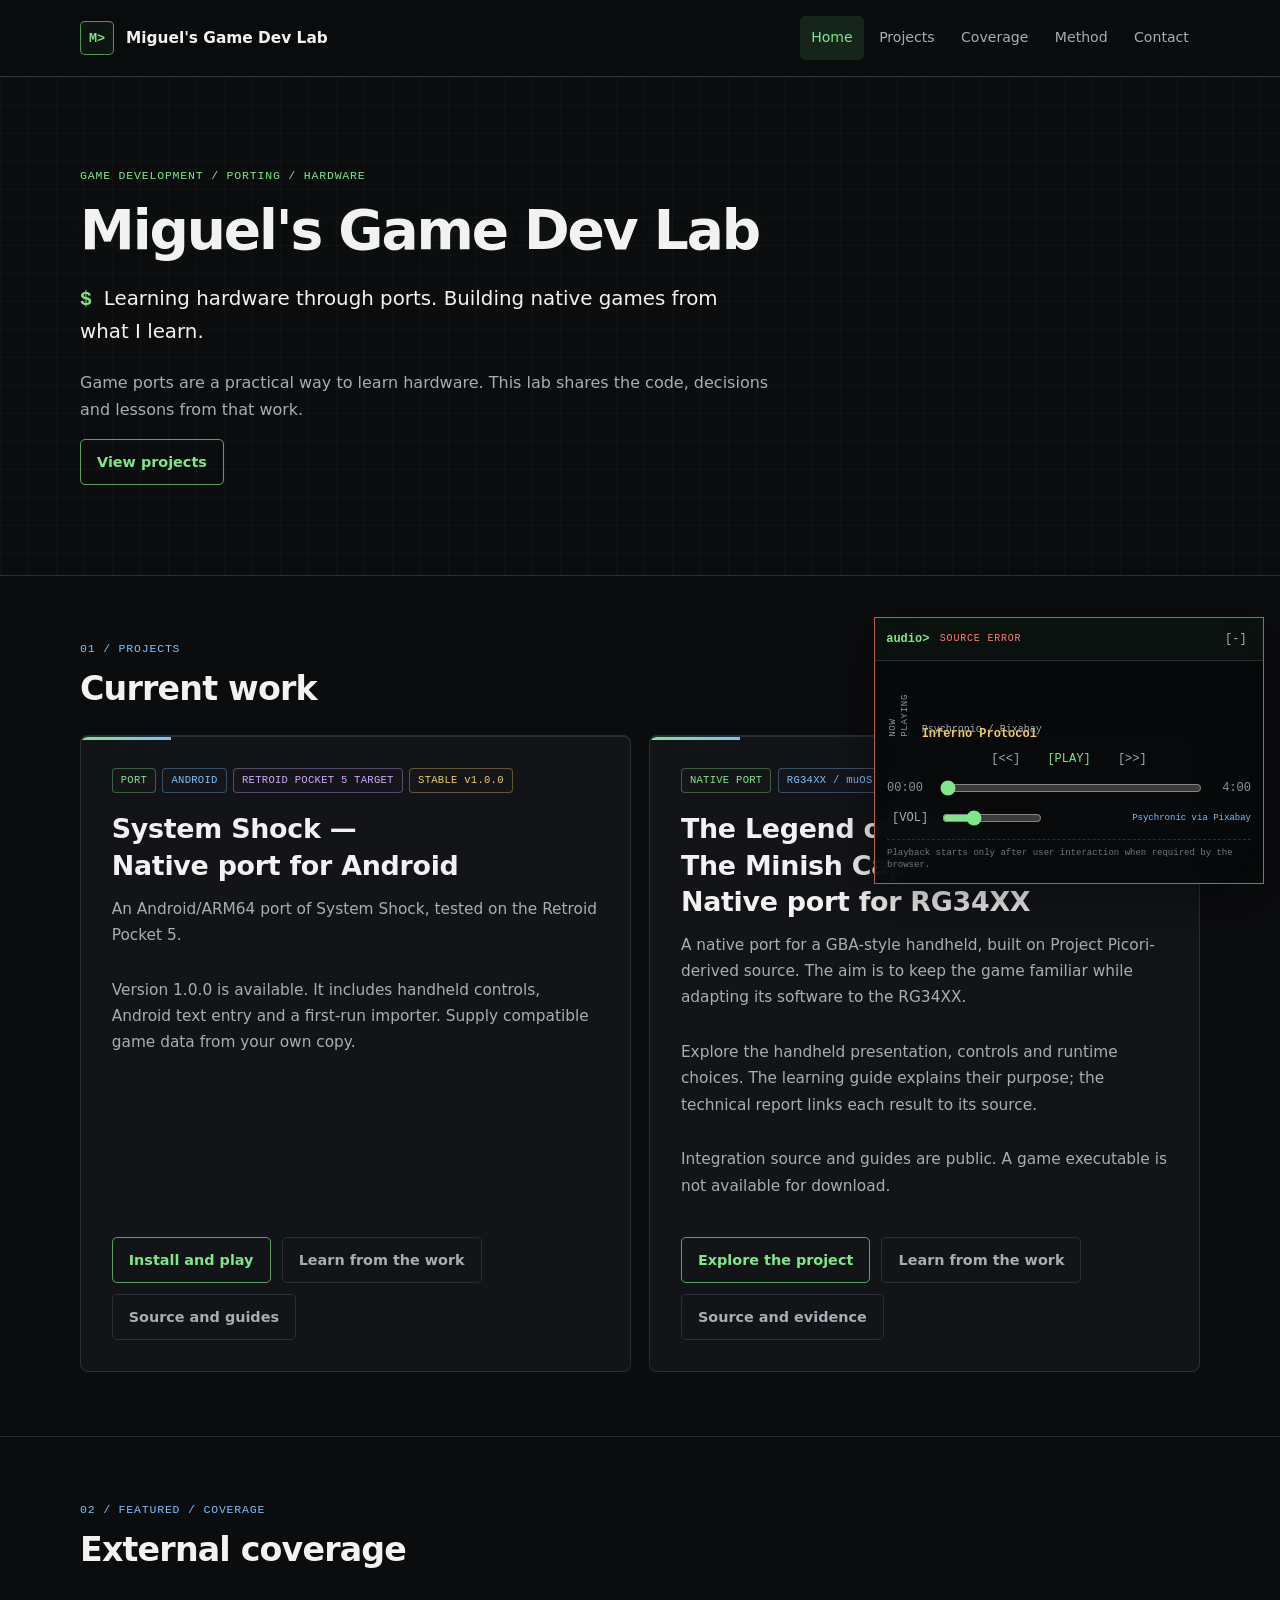
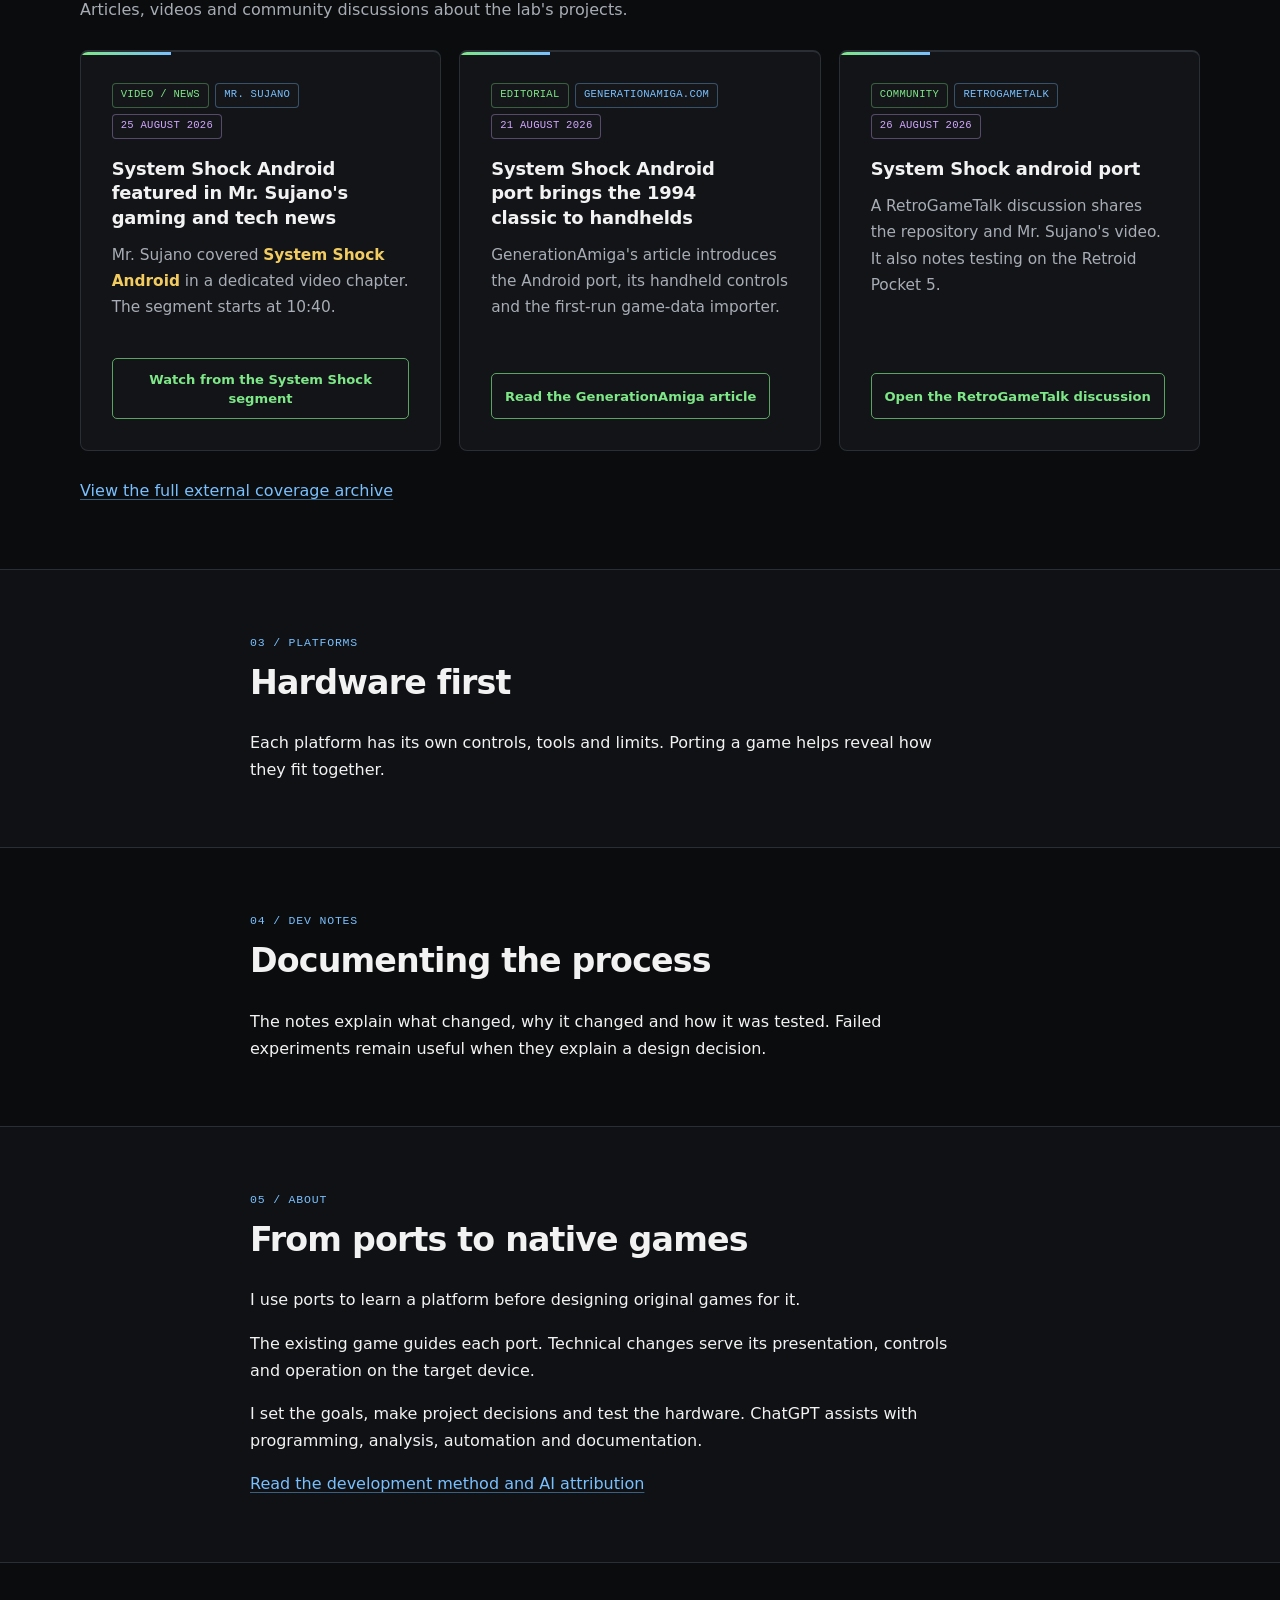
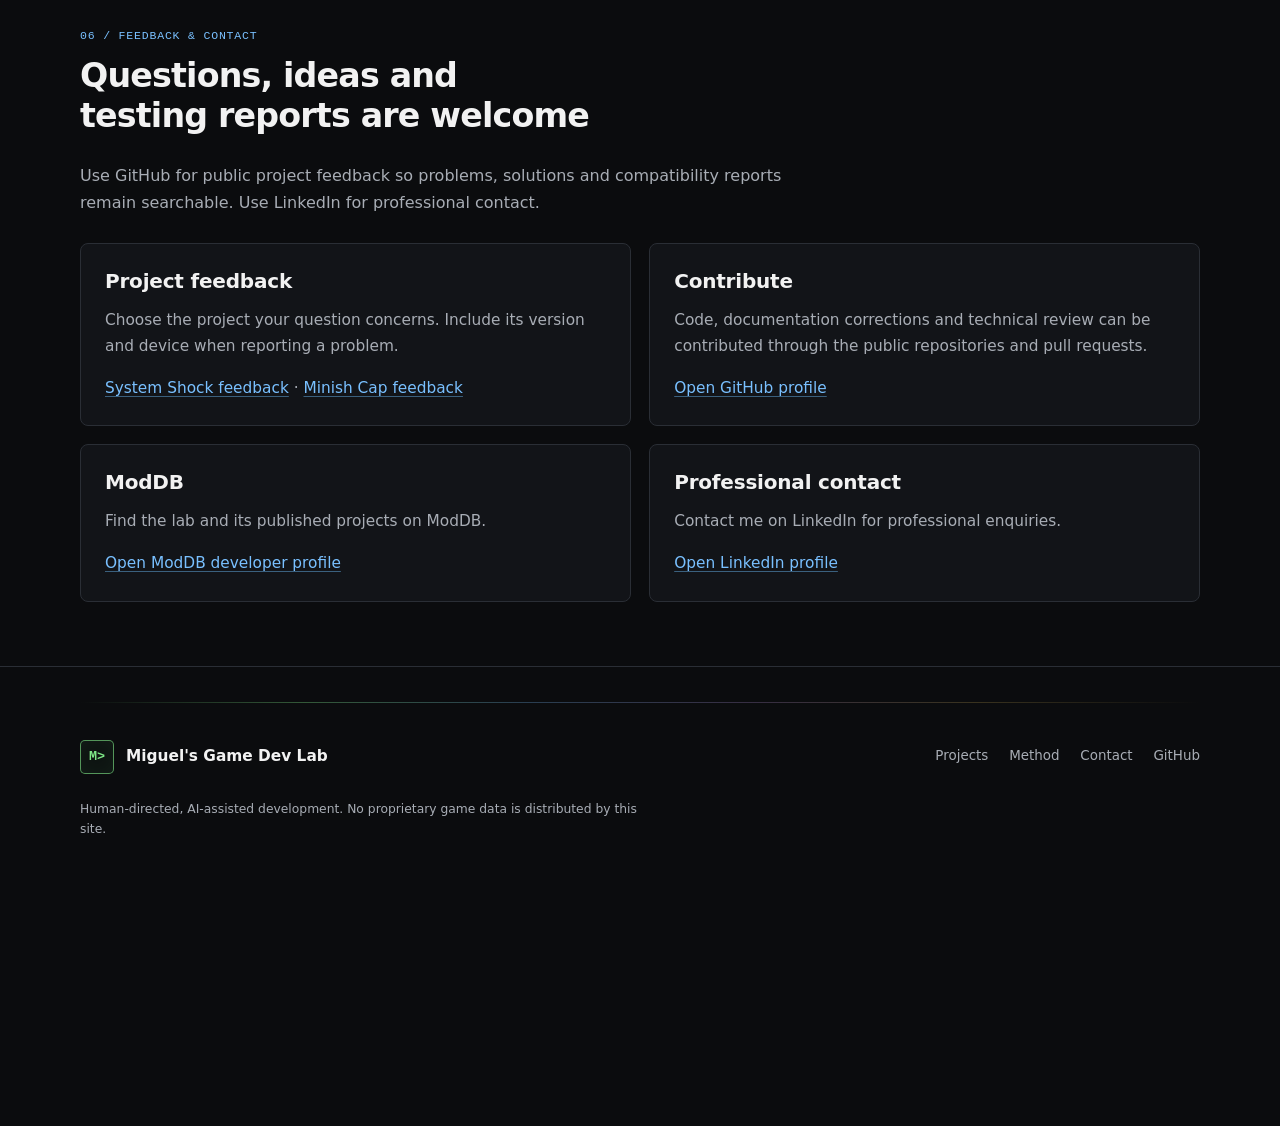
<file: index.html>
<!DOCTYPE html>

<html lang="en">
<head>
<meta charset="utf-8"/>
<meta content="width=device-width, initial-scale=1" name="viewport"/>
<meta content="Native game ports, retro development and hardware-focused engineering. Public source, preservation principles, reconstruction notes and reusable technical knowledge." name="description"/>
<title>Miguel's Game Dev Lab | Native game ports and engineering</title>
<!-- SEO metadata -->
<link href="https://raposomiguel50.github.io/" rel="canonical"/>
<meta content="index,follow,max-image-preview:large" name="robots"/>
<meta content="Miguel's Game Dev Lab" property="og:site_name"/>
<meta content="website" property="og:type"/>
<meta content="Miguel's Game Dev Lab | Native game ports and engineering" property="og:title"/>
<meta content="Native game ports, retro development and hardware-focused engineering with public source and reusable technical documentation." property="og:description"/>
<meta content="https://raposomiguel50.github.io/" property="og:url"/>
<meta content="summary" name="twitter:card"/>
<meta content="Miguel's Game Dev Lab | Native game ports and engineering" name="twitter:title"/>
<meta content="Native game ports, retro development and hardware-focused engineering with public source and reusable technical documentation." name="twitter:description"/>
<script type="application/ld+json">{
  "@context": "https://schema.org",
  "@type": "WebSite",
  "name": "Miguel's Game Dev Lab",
  "url": "https://raposomiguel50.github.io/",
  "description": "Native game ports, retro development and hardware-focused engineering, with public source, reconstruction notes and technical knowledge."
}</script>
<!-- /SEO metadata -->
<link href="/assets/css/site.css?v=20260909" rel="stylesheet"/></head>
<body class="home-page">
<a class="skip-link" href="#top">Skip to content</a>
<header class="site-header"><div class="container nav-wrap"><a aria-label="Miguel's Game Dev Lab home" class="brand" href="/"><span aria-hidden="true" class="brand-mark">M&gt;</span><span>Miguel's Game Dev Lab</span></a><nav aria-label="Primary navigation" class="global-nav"><a aria-current="page" href="/">Home</a><a href="/#projects">Projects</a><a href="/coverage/">Coverage</a><a href="/method/">Method</a><a href="/#contact">Contact</a></nav></div></header>
<main id="top" tabindex="-1">
<section class="hero" id="home">
<div class="container">
<p class="eyebrow">GAME DEVELOPMENT / PORTING / HARDWARE</p>
<h1>Miguel's Game Dev Lab</h1>
<p class="tagline">Learning hardware through ports. Building native games from what I learn.</p>
<p class="intro">Game ports are a practical way to learn hardware. This lab shares the code, decisions and lessons from that work.</p>
<a class="button" href="#projects">View projects</a>
</div>
</section>
<section class="section project-section" id="projects">
<div class="container">
<div class="section-heading"><p class="section-kicker">01 / PROJECTS</p><h2>Current work</h2></div>
<div class="project-list"><article class="project-card">
<div class="project-meta"><span>PORT</span><span>ANDROID</span><span>RETROID POCKET 5 TARGET</span><span>STABLE v1.0.0</span></div>
<h3>System Shock — Native port for Android</h3>
<p>An Android/ARM64 port of System Shock, tested on the Retroid Pocket 5.</p>
<p class="project-note">Version 1.0.0 is available. It includes handheld controls, Android text entry and a first-run importer. Supply compatible game data from your own copy.</p>
<div class="project-actions"><a class="button" href="projects/system-shock-android/">Install and play</a><a class="button button-secondary" href="projects/system-shock-android/knowledge/">Learn from the work</a><a class="button button-secondary" href="https://github.com/raposomiguel50/system-shock-android">Source and guides</a></div>
</article><article class="project-card">
<div class="project-meta"><span>NATIVE PORT</span><span>RG34XX / muOS</span><span>SOURCE + GUIDES</span></div>
<h3>The Legend of Zelda: The Minish Cap — Native port for RG34XX</h3>
<p>A native port for a GBA-style handheld, built on Project Picori-derived source. The aim is to keep the game familiar while adapting its software to the RG34XX.</p>
<p class="project-note">Explore the handheld presentation, controls and runtime choices. The learning guide explains their purpose; the technical report links each result to its source.</p>
<p class="project-note">Integration source and guides are public. A game executable is not available for download.</p>
<div class="project-actions"><a class="button" href="projects/minish-cap-rg34xx/">Explore the project</a><a class="button button-secondary" href="projects/minish-cap-rg34xx/knowledge/">Learn from the work</a><a class="button button-secondary" href="https://github.com/raposomiguel50/minish-cap-rg34xx">Source and evidence</a></div>
</article></div>
</div>
</section>
<section class="section project-section" id="press">
<div class="container">
<div class="section-heading"><p class="section-kicker">02 / FEATURED / COVERAGE</p><h2>External coverage</h2></div>
<p class="section-intro">Articles, videos and community discussions about the lab's projects.</p>
<div class="coverage-list"><article class="project-card">
<div class="project-meta"><span>VIDEO / NEWS</span><span>MR. SUJANO</span><span>25 AUGUST 2026</span></div>
<h3>System Shock Android featured in Mr. Sujano's gaming and tech news</h3>
<p>Mr. Sujano covered <strong>System Shock Android</strong> in a dedicated video chapter. The segment starts at 10:40.</p>
<div class="project-actions"><a class="button" href="https://www.youtube.com/watch?v=cLREnxvoD90&amp;t=640s" rel="noopener noreferrer" target="_blank">Watch from the System Shock segment</a></div>
</article><article class="project-card">
<div class="project-meta"><span>EDITORIAL</span><span>GENERATIONAMIGA.COM</span><span>21 AUGUST 2026</span></div>
<h3>System Shock Android port brings the 1994 classic to handhelds</h3>
<p>GenerationAmiga's article introduces the Android port, its handheld controls and the first-run game-data importer.</p>
<div class="project-actions"><a class="button" href="https://www.generationamiga.com/2026/08/21/system-shock-android-port-brings-the-1994-classic-to-handhelds/" rel="noopener noreferrer" target="_blank">Read the GenerationAmiga article</a></div>
</article><article class="project-card">
<div class="project-meta"><span>COMMUNITY</span><span>RETROGAMETALK</span><span>26 AUGUST 2026</span></div>
<h3>System Shock android port</h3>
<p>A RetroGameTalk discussion shares the repository and Mr. Sujano's video. It also notes testing on the Retroid Pocket 5.</p>
<div class="project-actions"><a class="button" href="https://retrogametalk.com/threads/system-shock-android-port.27861/" rel="noopener noreferrer" target="_blank">Open the RetroGameTalk discussion</a></div>
</article></div>
<p><a class="inline-link" href="coverage/">View the full external coverage archive</a></p>
</div>
</section>
<section class="section alt project-section" id="platforms">
<div class="container narrow"><div class="section-heading"><p class="section-kicker">03 / PLATFORMS</p><h2>Hardware first</h2></div><p>Each platform has its own controls, tools and limits. Porting a game helps reveal how they fit together.</p></div>
</section>
<section class="section project-section" id="dev-notes">
<div class="container narrow"><div class="section-heading"><p class="section-kicker">04 / DEV NOTES</p><h2>Documenting the process</h2></div><p>The notes explain what changed, why it changed and how it was tested. Failed experiments remain useful when they explain a design decision.</p></div>
</section>
<section class="section alt project-section" id="about">
<div class="container narrow"><div class="section-heading"><p class="section-kicker">05 / ABOUT</p><h2>From ports to native games</h2></div><p>I use ports to learn a platform before designing original games for it.</p><p>The existing game guides each port. Technical changes serve its presentation, controls and operation on the target device.</p><p>I set the goals, make project decisions and test the hardware. ChatGPT assists with programming, analysis, automation and documentation.</p><p><a class="inline-link" href="method/">Read the development method and AI attribution</a></p></div>
</section>
<section class="section project-section" id="contact">
<div class="container">
<div class="section-heading"><p class="section-kicker">06 / FEEDBACK &amp; CONTACT</p><h2>Questions, ideas and testing reports are welcome</h2></div>
<p class="section-intro">Use GitHub for public project feedback so problems, solutions and compatibility reports remain searchable. Use LinkedIn for professional contact.</p>
<div class="content-grid" data-columns="2">
<div class="content-card"><h3>Project feedback</h3><p>Choose the project your question concerns. Include its version and device when reporting a problem.</p><p><a class="inline-link" href="https://github.com/raposomiguel50/system-shock-android/issues/new/choose">System Shock feedback</a> · <a class="inline-link" href="https://github.com/raposomiguel50/minish-cap-rg34xx/issues">Minish Cap feedback</a></p></div>
<div class="content-card"><h3>Contribute</h3><p>Code, documentation corrections and technical review can be contributed through the public repositories and pull requests.</p><p><a class="inline-link" href="https://github.com/raposomiguel50" rel="noopener noreferrer" target="_blank">Open GitHub profile</a></p></div>
<div class="content-card"><h3>ModDB</h3><p>Find the lab and its published projects on ModDB.</p><p><a class="inline-link" href="https://www.moddb.com/company/miguels-game-dev-lab" rel="noopener noreferrer" target="_blank">Open ModDB developer profile</a></p></div>
<div class="content-card"><h3>Professional contact</h3><p>Contact me on LinkedIn for professional enquiries.</p><p><a class="inline-link" href="https://www.linkedin.com/in/miguel-raposo-7192a251/" rel="noopener noreferrer" target="_blank">Open LinkedIn profile</a></p></div>
</div>
</div>
</section>
</main>
<footer class="site-footer"><div class="container"><div class="footer-top"><a class="brand" href="/"><span aria-hidden="true" class="brand-mark">M&gt;</span><span>Miguel's Game Dev Lab</span></a><nav aria-label="Footer navigation"><a href="/#projects">Projects</a><a href="/method/">Method</a><a href="/#contact">Contact</a><a href="https://github.com/raposomiguel50">GitHub</a></nav></div><p class="legal">Human-directed, AI-assisted development. No proprietary game data is distributed by this site.</p></div></footer>
<script defer="" src="/assets/js/music-player.js"></script>
</body>
</html>
</file>
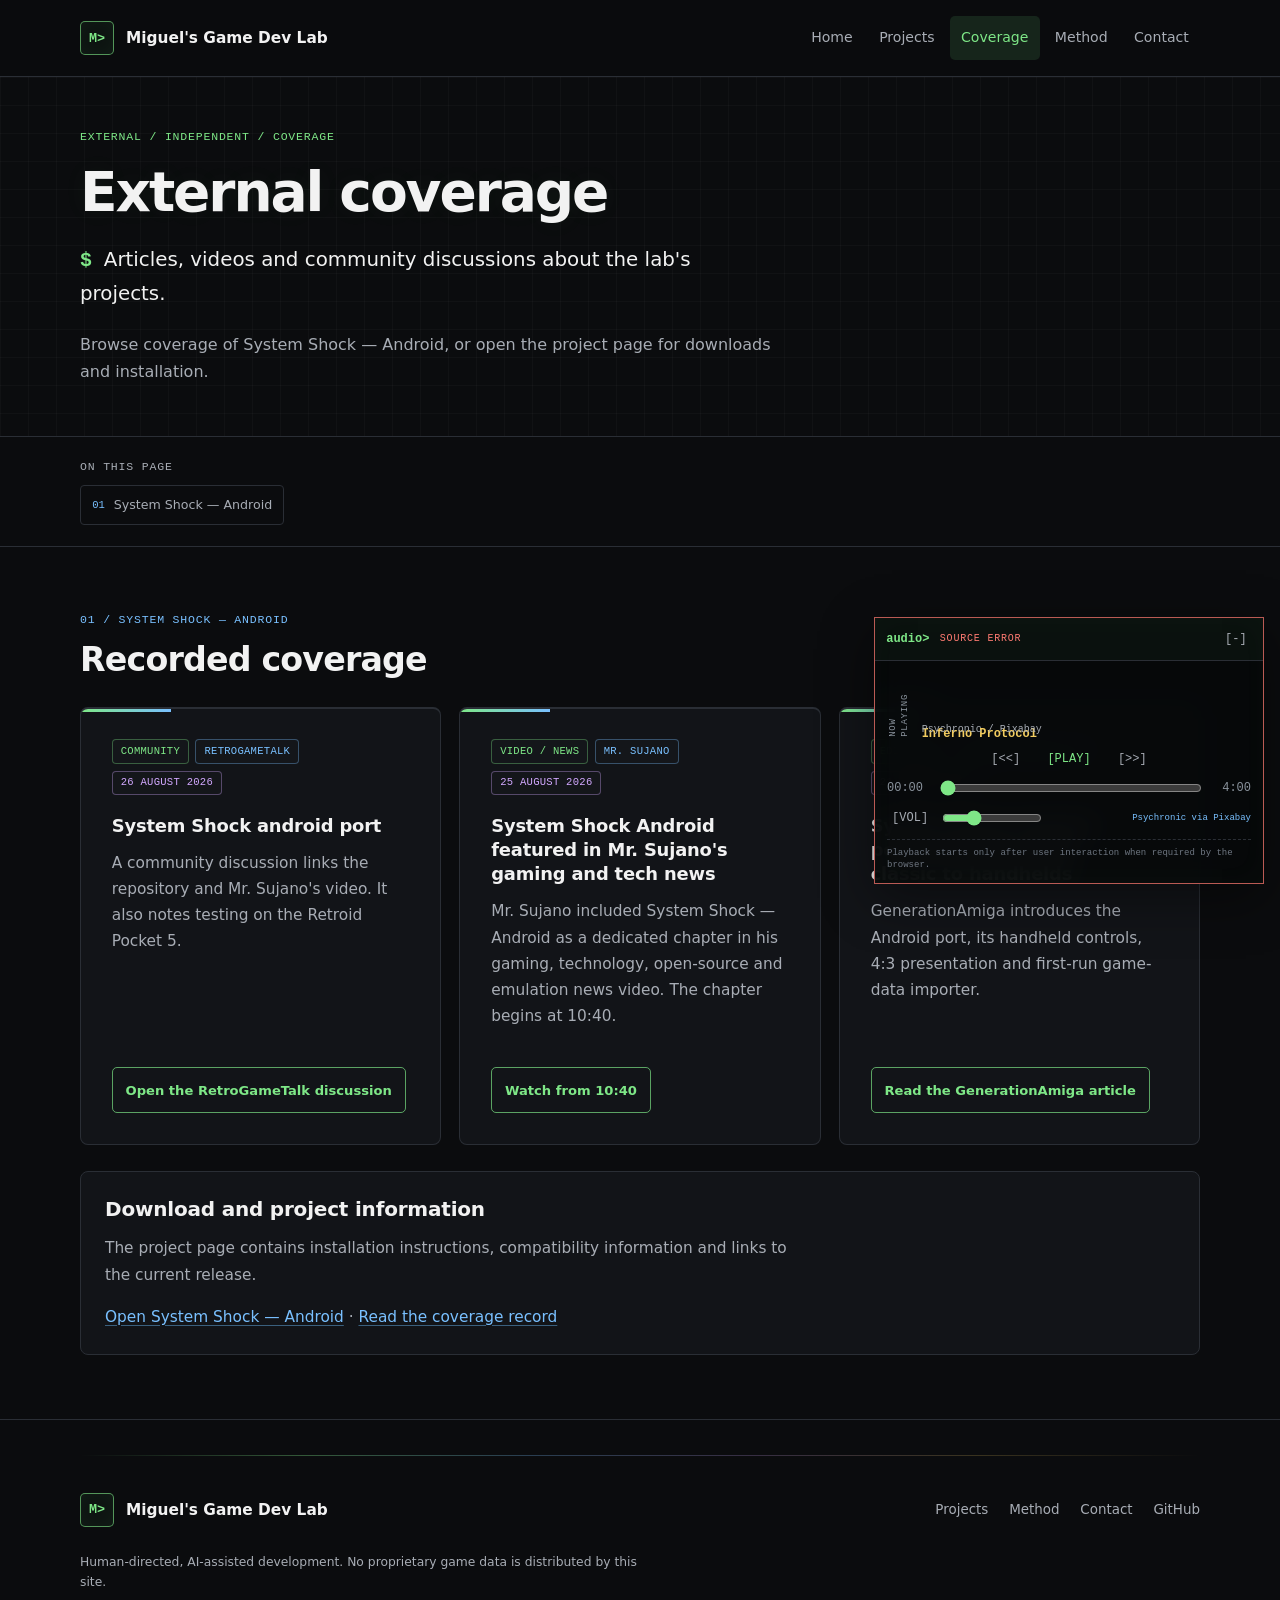
<file: coverage/index.html>
<!DOCTYPE html>

<html lang="en">
<head>
<meta charset="utf-8"/>
<meta content="width=device-width, initial-scale=1" name="viewport"/>
<meta content="Independent editorial, video/news and community coverage of Miguel's Game Dev Lab projects, including System Shock — Android." name="description"/>
<title>External coverage | Miguel's Game Dev Lab</title>
<link href="https://raposomiguel50.github.io/coverage/" rel="canonical"/>
<meta content="index,follow,max-image-preview:large" name="robots"/>
<meta content="Miguel's Game Dev Lab" property="og:site_name"/>
<meta content="website" property="og:type"/>
<meta content="External coverage | Miguel's Game Dev Lab" property="og:title"/>
<meta content="Independent editorial, video/news and community coverage of Miguel's Game Dev Lab projects." property="og:description"/>
<meta content="https://raposomiguel50.github.io/coverage/" property="og:url"/>
<meta content="summary" name="twitter:card"/>
<meta content="External coverage | Miguel's Game Dev Lab" name="twitter:title"/>
<meta content="Independent editorial, video/news and community coverage of Miguel's Game Dev Lab projects." name="twitter:description"/>
<script type="application/ld+json">{
  "@context": "https://schema.org",
  "@type": "CollectionPage",
  "name": "External Coverage",
  "url": "https://raposomiguel50.github.io/coverage/",
  "description": "Independent editorial, video/news and community coverage of Miguel's Game Dev Lab projects.",
  "isPartOf": {
    "@type": "WebSite",
    "name": "Miguel's Game Dev Lab",
    "url": "https://raposomiguel50.github.io/"
  },
  "mainEntity": {
    "@type": "ItemList",
    "itemListElement": [
      {
        "@type": "ListItem",
        "position": 1,
        "url": "https://retrogametalk.com/threads/system-shock-android-port.27861/",
        "name": "System Shock android port — RetroGameTalk"
      },
      {
        "@type": "ListItem",
        "position": 2,
        "url": "https://www.youtube.com/watch?v=cLREnxvoD90&t=640s",
        "name": "System Shock Android — Mr. Sujano"
      },
      {
        "@type": "ListItem",
        "position": 3,
        "url": "https://www.generationamiga.com/2026/08/21/system-shock-android-port-brings-the-1994-classic-to-handhelds/",
        "name": "System Shock Android port brings the 1994 classic to handhelds — GenerationAmiga"
      }
    ]
  }
}</script>
<link href="/assets/css/site.css?v=20260909" rel="stylesheet"/></head>
<body>
<a class="skip-link" href="#top">Skip to content</a>
<header class="site-header"><div class="container nav-wrap"><a aria-label="Miguel's Game Dev Lab home" class="brand" href="/"><span aria-hidden="true" class="brand-mark">M&gt;</span><span>Miguel's Game Dev Lab</span></a><nav aria-label="Primary navigation" class="global-nav"><a href="/">Home</a><a href="/#projects">Projects</a><a aria-current="page" href="/coverage/">Coverage</a><a href="/method/">Method</a><a href="/#contact">Contact</a></nav></div></header>
<main id="top" tabindex="-1">
<section class="hero">
<div class="container">
<p class="eyebrow">EXTERNAL / INDEPENDENT / COVERAGE</p>
<h1>External coverage</h1>
<p class="tagline">Articles, videos and community discussions about the lab's projects.</p>
<p class="intro">Browse coverage of System Shock — Android, or open the project page for downloads and installation.</p>
</div>
</section><nav aria-label="On this page" class="project-section-nav" id="project-index"><div class="container"><p class="section-kicker">ON THIS PAGE</p><div class="project-section-links"><a href="#recorded-coverage"><span aria-hidden="true">01</span>System Shock — Android</a></div></div></nav>
<section class="section project-section" id="recorded-coverage">
<div class="container">
<div class="section-heading"><p class="section-kicker">01 / SYSTEM SHOCK — ANDROID</p><h2>Recorded coverage</h2></div>
<div class="coverage-list"><article class="project-card">
<div class="project-meta"><span>COMMUNITY</span><span>RETROGAMETALK</span><span>26 AUGUST 2026</span></div>
<h3>System Shock android port</h3>
<p>A community discussion links the repository and Mr. Sujano's video. It also notes testing on the Retroid Pocket 5.</p>
<div class="project-actions"><a class="button" href="https://retrogametalk.com/threads/system-shock-android-port.27861/" rel="noopener noreferrer" target="_blank">Open the RetroGameTalk discussion</a></div>
</article><article class="project-card">
<div class="project-meta"><span>VIDEO / NEWS</span><span>MR. SUJANO</span><span>25 AUGUST 2026</span></div>
<h3>System Shock Android featured in Mr. Sujano's gaming and tech news</h3>
<p>Mr. Sujano included System Shock — Android as a dedicated chapter in his gaming, technology, open-source and emulation news video. The chapter begins at 10:40.</p>
<div class="project-actions"><a class="button" href="https://www.youtube.com/watch?v=cLREnxvoD90&amp;t=640s" rel="noopener noreferrer" target="_blank">Watch from 10:40</a></div>
</article><article class="project-card">
<div class="project-meta"><span>EDITORIAL</span><span>GENERATIONAMIGA.COM</span><span>21 AUGUST 2026</span></div>
<h3>System Shock Android port brings the 1994 classic to handhelds</h3>
<p>GenerationAmiga introduces the Android port, its handheld controls, 4:3 presentation and first-run game-data importer.</p>
<div class="project-actions"><a class="button" href="https://www.generationamiga.com/2026/08/21/system-shock-android-port-brings-the-1994-classic-to-handhelds/" rel="noopener noreferrer" target="_blank">Read the GenerationAmiga article</a></div>
</article></div>
<div class="content-card">
<h3>Download and project information</h3>
<p>The project page contains installation instructions, compatibility information and links to the current release.</p>
<p><a class="inline-link" href="../projects/system-shock-android/">Open System Shock — Android</a> · <a class="inline-link" href="https://github.com/raposomiguel50/system-shock-android/blob/main/docs/PRESS.md">Read the coverage record</a></p>
</div>
</div>
</section>
</main>
<footer class="site-footer"><div class="container"><div class="footer-top"><a class="brand" href="/"><span aria-hidden="true" class="brand-mark">M&gt;</span><span>Miguel's Game Dev Lab</span></a><nav aria-label="Footer navigation"><a href="/#projects">Projects</a><a href="/method/">Method</a><a href="/#contact">Contact</a><a href="https://github.com/raposomiguel50">GitHub</a></nav></div><p class="legal">Human-directed, AI-assisted development. No proprietary game data is distributed by this site.</p></div></footer>
<script defer="" src="/assets/js/music-player.js"></script>
</body>
</html>
</file>
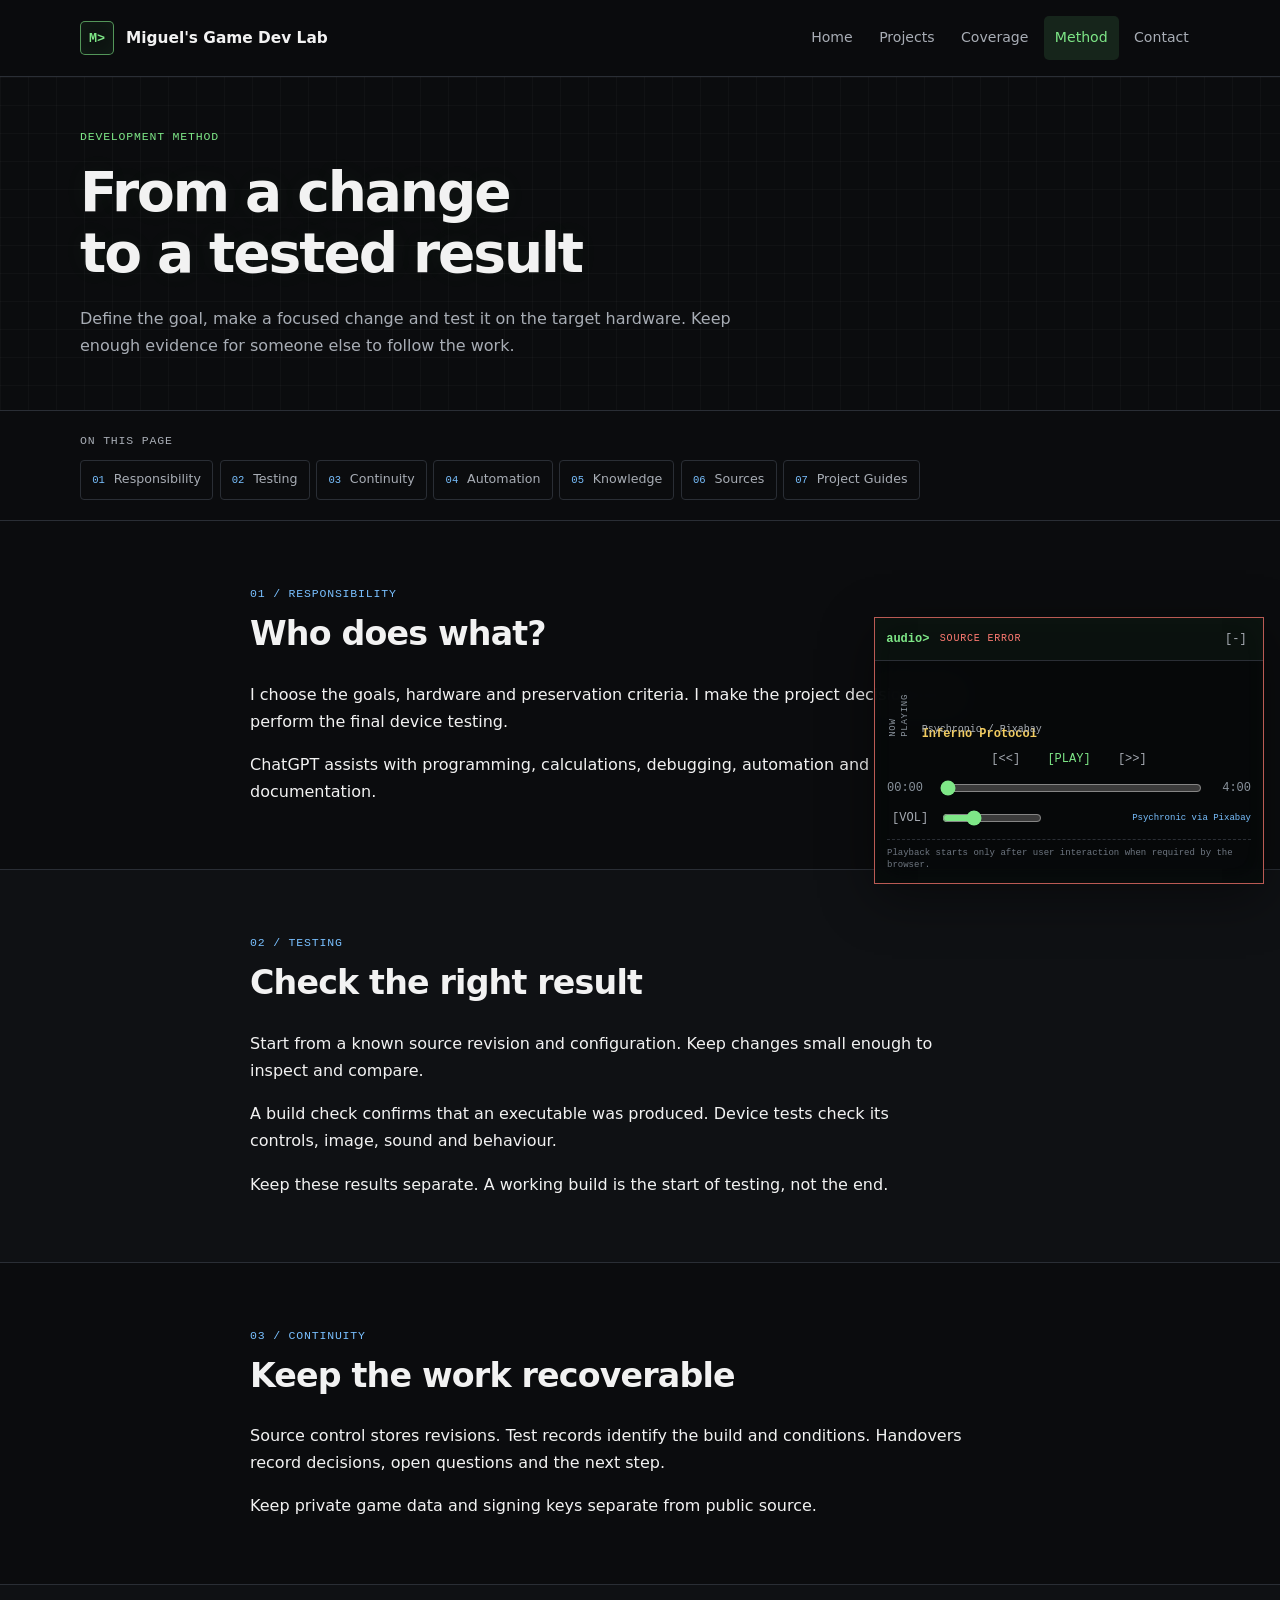
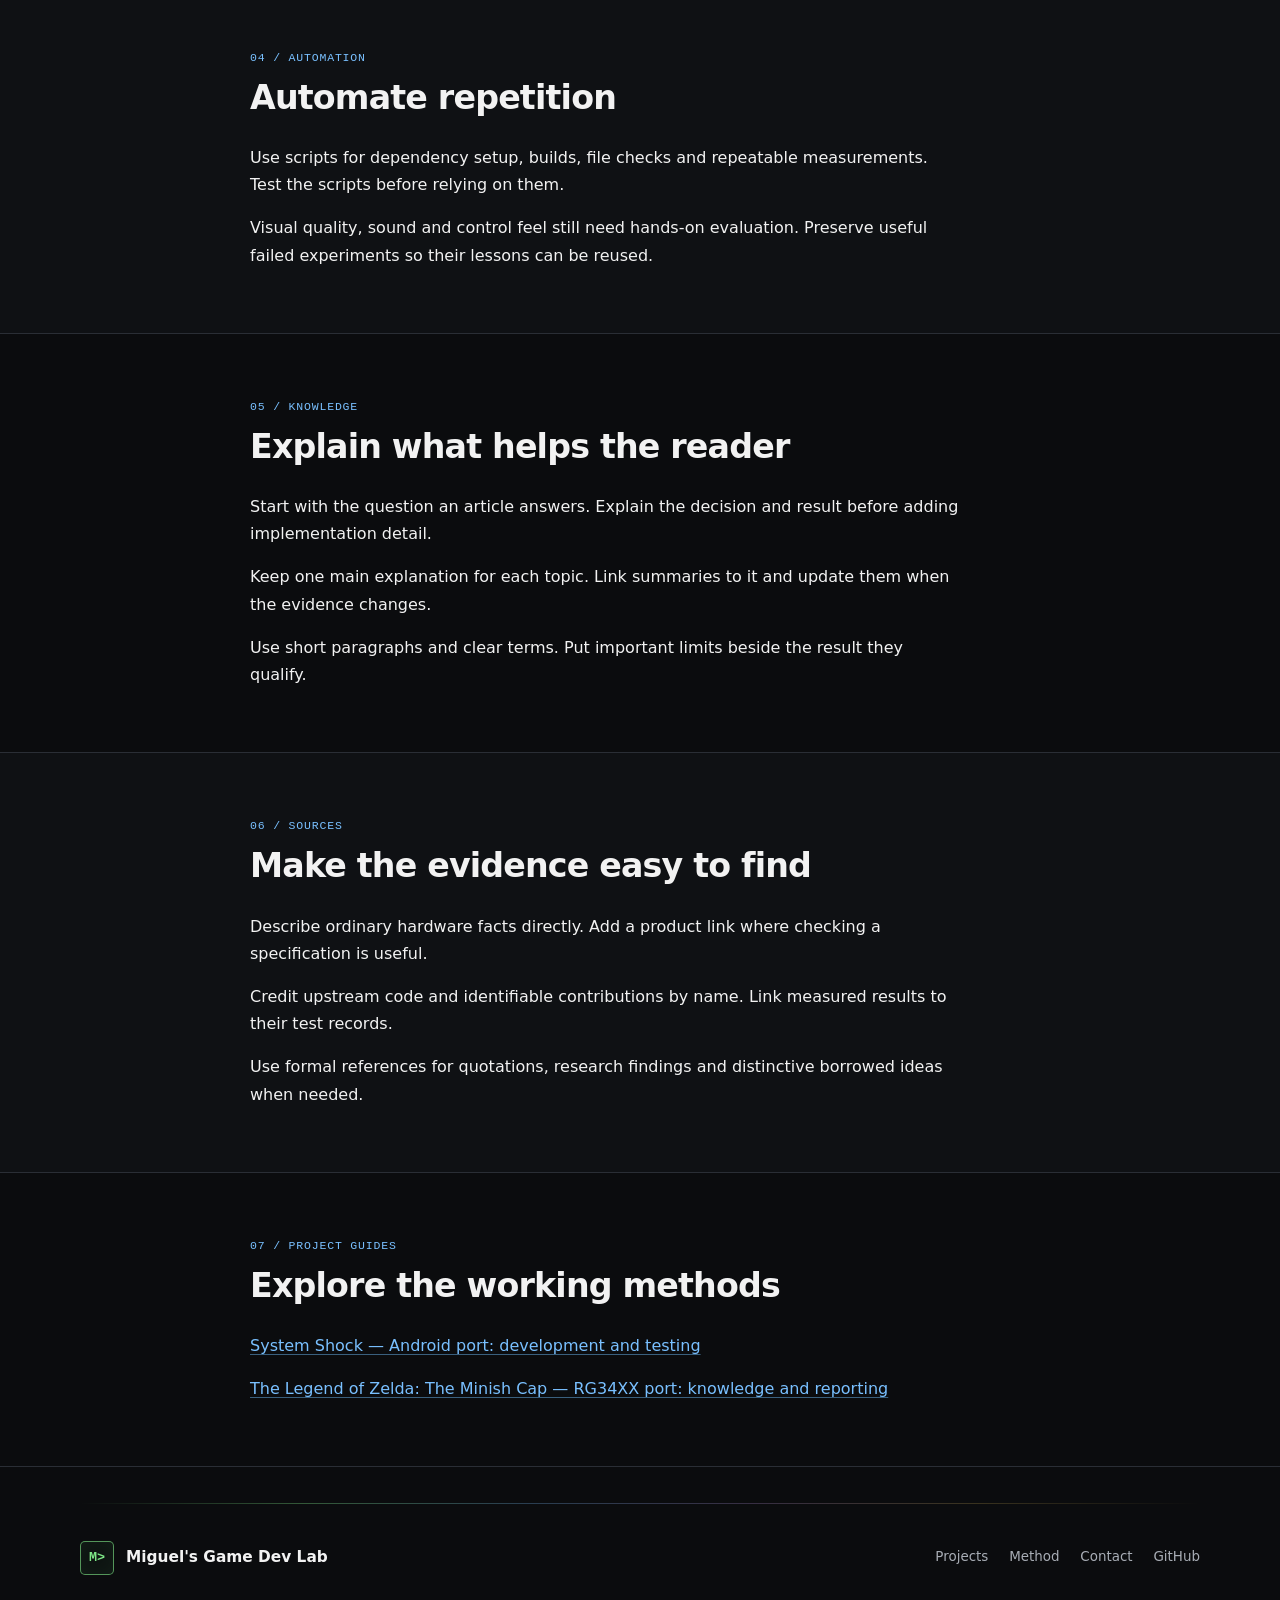
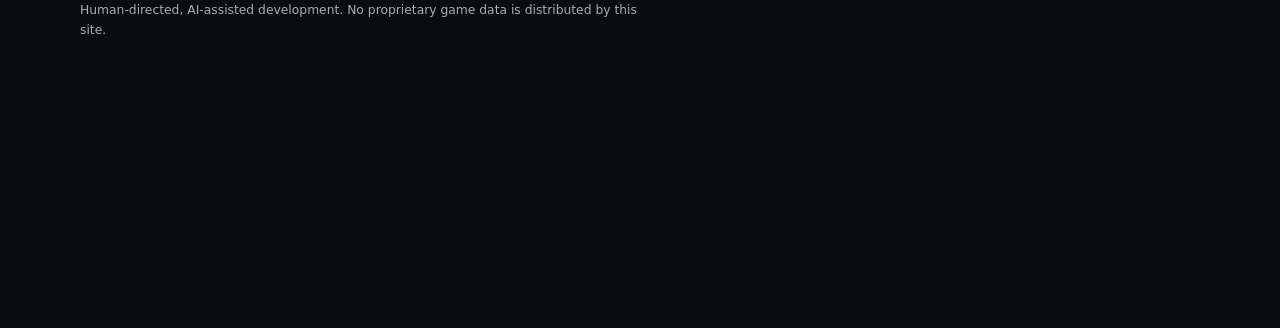
<file: method/index.html>
<!DOCTYPE html>

<html lang="en">
<head>
<meta charset="utf-8"/>
<meta content="width=device-width, initial-scale=1" name="viewport"/>
<meta content="How changes are developed, tested and documented: focused work, real-device checks, reusable knowledge and clear source links." name="description"/>
<title>Development method | Miguel's Game Dev Lab</title>
<link href="https://raposomiguel50.github.io/method/" rel="canonical"/>
<meta content="index,follow,max-image-preview:large" name="robots"/>
<meta content="Miguel's Game Dev Lab" property="og:site_name"/>
<meta content="article" property="og:type"/>
<meta content="Development method | Miguel's Game Dev Lab" property="og:title"/>
<meta content="Focused changes, hardware tests and reusable knowledge. Learn how the lab develops and documents its ports." property="og:description"/>
<meta content="https://raposomiguel50.github.io/method/" property="og:url"/>
<meta content="summary" name="twitter:card"/>
<meta content="Development method | Miguel's Game Dev Lab" name="twitter:title"/>
<meta content="From a source change to a tested result: practical development, evidence and documentation." name="twitter:description"/>
<script type="application/ld+json">{
  "@context": "https://schema.org",
  "@type": "TechArticle",
  "headline": "Development method and AI assistance",
  "description": "Development, target-device testing and knowledge sharing at Miguel's Game Dev Lab.",
  "url": "https://raposomiguel50.github.io/method/",
  "mainEntityOfPage": "https://raposomiguel50.github.io/method/",
  "dateModified": "2026-09-09",
  "author": {
    "@type": "Person",
    "name": "Miguel Raposo",
    "url": "https://raposomiguel50.github.io/"
  }
}</script>
<link href="/assets/css/site.css?v=20260909" rel="stylesheet"/></head>
<body>
<a class="skip-link" href="#top">Skip to content</a>
<header class="site-header"><div class="container nav-wrap"><a aria-label="Miguel's Game Dev Lab home" class="brand" href="/"><span aria-hidden="true" class="brand-mark">M&gt;</span><span>Miguel's Game Dev Lab</span></a><nav aria-label="Primary navigation" class="global-nav"><a href="/">Home</a><a href="/#projects">Projects</a><a href="/coverage/">Coverage</a><a aria-current="page" href="/method/">Method</a><a href="/#contact">Contact</a></nav></div></header>
<main id="top" tabindex="-1">
<section class="hero"><div class="container">
<p class="eyebrow">DEVELOPMENT METHOD</p>
<h1>From a change to a tested result</h1>
<p class="intro">Define the goal, make a focused change and test it on the target hardware. Keep enough evidence for someone else to follow the work.</p>
</div></section><nav aria-label="On this page" class="project-section-nav" id="project-index"><div class="container"><p class="section-kicker">ON THIS PAGE</p><div class="project-section-links"><a href="#who-does-what"><span aria-hidden="true">01</span>Responsibility</a><a href="#check-the-right-result"><span aria-hidden="true">02</span>Testing</a><a href="#keep-the-work-recoverable"><span aria-hidden="true">03</span>Continuity</a><a href="#automate-repetition"><span aria-hidden="true">04</span>Automation</a><a href="#explain-what-helps-the-reader"><span aria-hidden="true">05</span>Knowledge</a><a href="#make-the-evidence-easy-to-find"><span aria-hidden="true">06</span>Sources</a><a href="#explore-the-working-methods"><span aria-hidden="true">07</span>Project Guides</a></div></div></nav>
<section class="section project-section" id="who-does-what"><div class="container narrow">
<div class="section-heading"><p class="section-kicker">01 / RESPONSIBILITY</p><h2>Who does what?</h2></div>
<p>I choose the goals, hardware and preservation criteria. I make the project decisions and perform the final device testing.</p>
<p>ChatGPT assists with programming, calculations, debugging, automation and documentation.</p>
</div></section>
<section class="section alt project-section" id="check-the-right-result"><div class="container narrow">
<div class="section-heading"><p class="section-kicker">02 / TESTING</p><h2>Check the right result</h2></div>
<p>Start from a known source revision and configuration. Keep changes small enough to inspect and compare.</p>
<p>A build check confirms that an executable was produced. Device tests check its controls, image, sound and behaviour.</p>
<p>Keep these results separate. A working build is the start of testing, not the end.</p>
</div></section>
<section class="section project-section" id="keep-the-work-recoverable"><div class="container narrow">
<div class="section-heading"><p class="section-kicker">03 / CONTINUITY</p><h2>Keep the work recoverable</h2></div>
<p>Source control stores revisions. Test records identify the build and conditions. Handovers record decisions, open questions and the next step.</p>
<p>Keep private game data and signing keys separate from public source.</p>
</div></section>
<section class="section alt project-section" id="automate-repetition"><div class="container narrow">
<div class="section-heading"><p class="section-kicker">04 / AUTOMATION</p><h2>Automate repetition</h2></div>
<p>Use scripts for dependency setup, builds, file checks and repeatable measurements. Test the scripts before relying on them.</p>
<p>Visual quality, sound and control feel still need hands-on evaluation. Preserve useful failed experiments so their lessons can be reused.</p>
</div></section>
<section class="section project-section" id="explain-what-helps-the-reader"><div class="container narrow">
<div class="section-heading"><p class="section-kicker">05 / KNOWLEDGE</p><h2>Explain what helps the reader</h2></div>
<p>Start with the question an article answers. Explain the decision and result before adding implementation detail.</p>
<p>Keep one main explanation for each topic. Link summaries to it and update them when the evidence changes.</p>
<p>Use short paragraphs and clear terms. Put important limits beside the result they qualify.</p>
</div></section>
<section class="section alt project-section" id="make-the-evidence-easy-to-find"><div class="container narrow">
<div class="section-heading"><p class="section-kicker">06 / SOURCES</p><h2>Make the evidence easy to find</h2></div>
<p>Describe ordinary hardware facts directly. Add a product link where checking a specification is useful.</p>
<p>Credit upstream code and identifiable contributions by name. Link measured results to their test records.</p>
<p>Use formal references for quotations, research findings and distinctive borrowed ideas when needed.</p>
</div></section>
<section class="section project-section" id="explore-the-working-methods"><div class="container narrow">
<div class="section-heading"><p class="section-kicker">07 / PROJECT GUIDES</p><h2>Explore the working methods</h2></div>
<p><a class="inline-link" href="https://github.com/raposomiguel50/system-shock-android/blob/main/docs/DEVELOPMENT_METHOD.md">System Shock — Android port: development and testing</a></p>
<p><a class="inline-link" href="https://github.com/raposomiguel50/minish-cap-rg34xx/blob/main/docs/DEVELOPMENT_METHOD.md">The Legend of Zelda: The Minish Cap — RG34XX port: knowledge and reporting</a></p>
</div></section>
</main>
<footer class="site-footer"><div class="container"><div class="footer-top"><a class="brand" href="/"><span aria-hidden="true" class="brand-mark">M&gt;</span><span>Miguel's Game Dev Lab</span></a><nav aria-label="Footer navigation"><a href="/#projects">Projects</a><a href="/method/">Method</a><a href="/#contact">Contact</a><a href="https://github.com/raposomiguel50">GitHub</a></nav></div><p class="legal">Human-directed, AI-assisted development. No proprietary game data is distributed by this site.</p></div></footer>
<script defer="" src="/assets/js/music-player.js"></script>
</body>
</html>
</file>
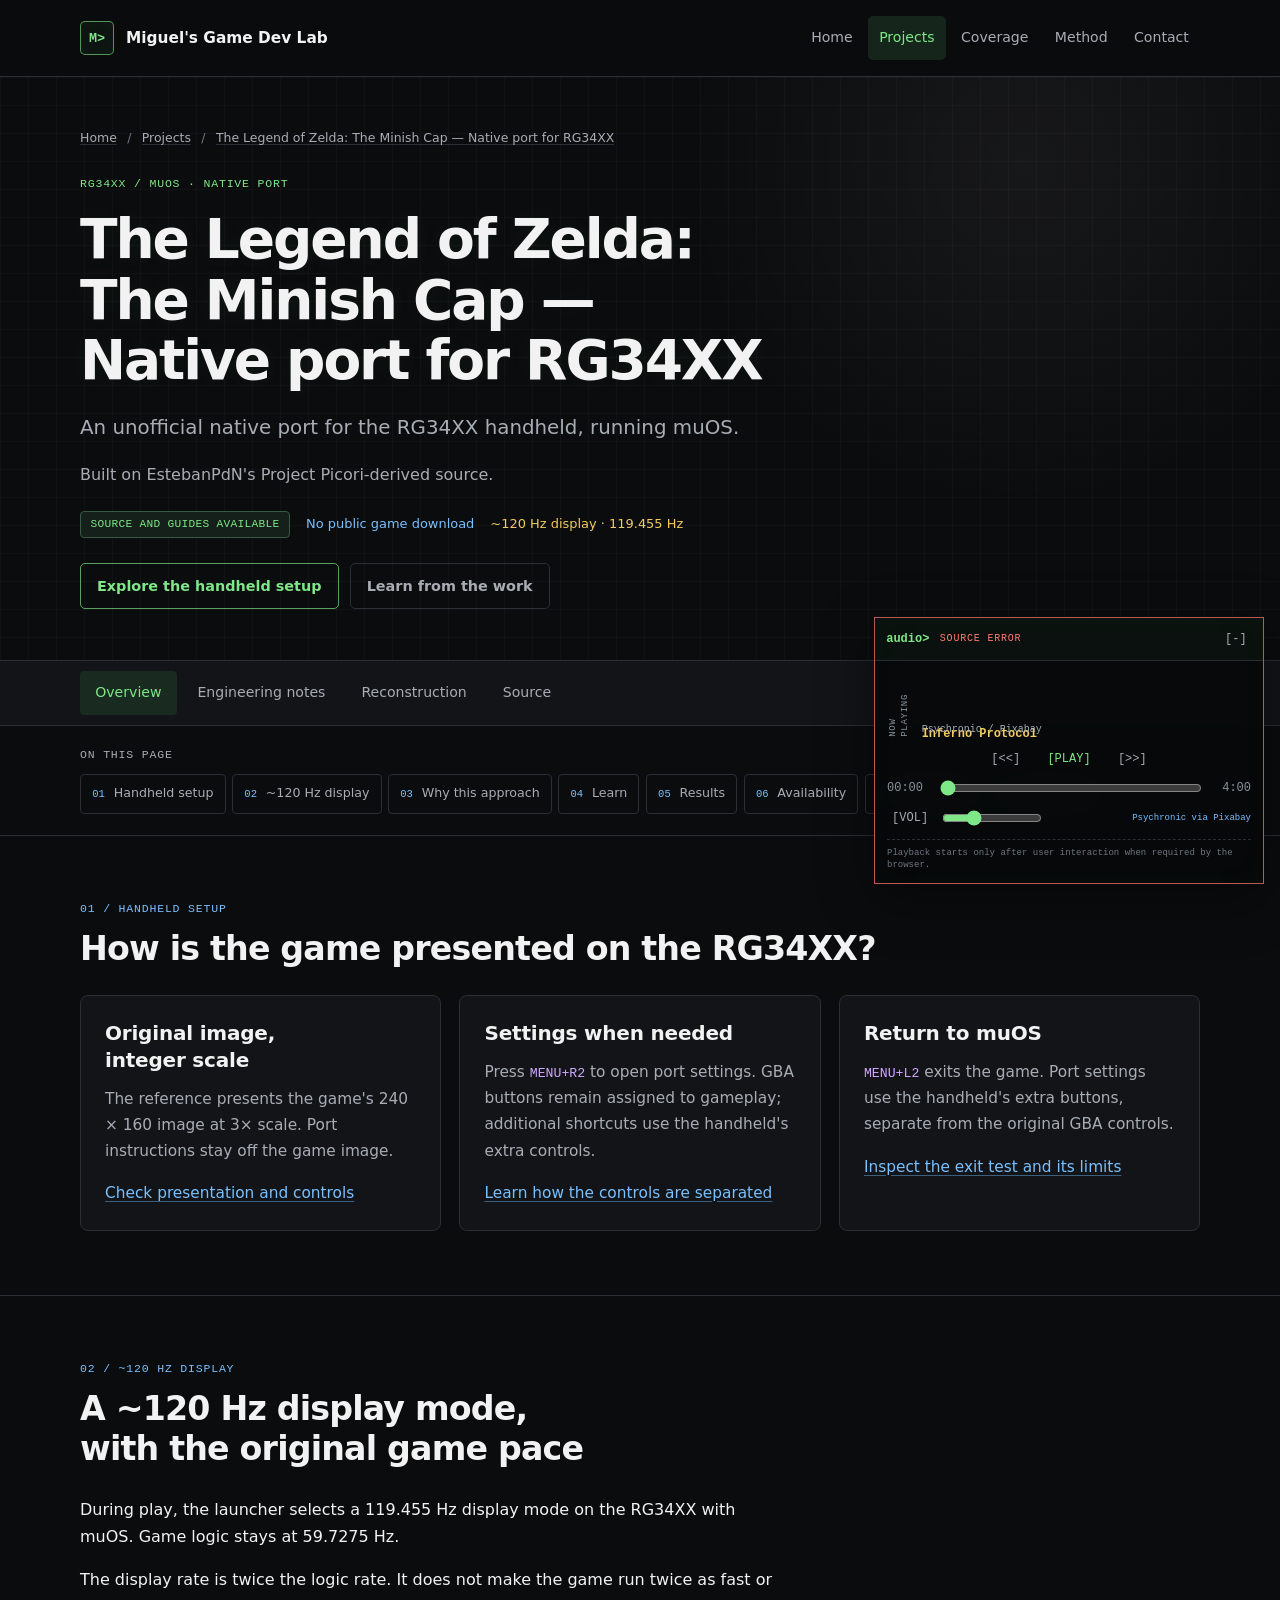
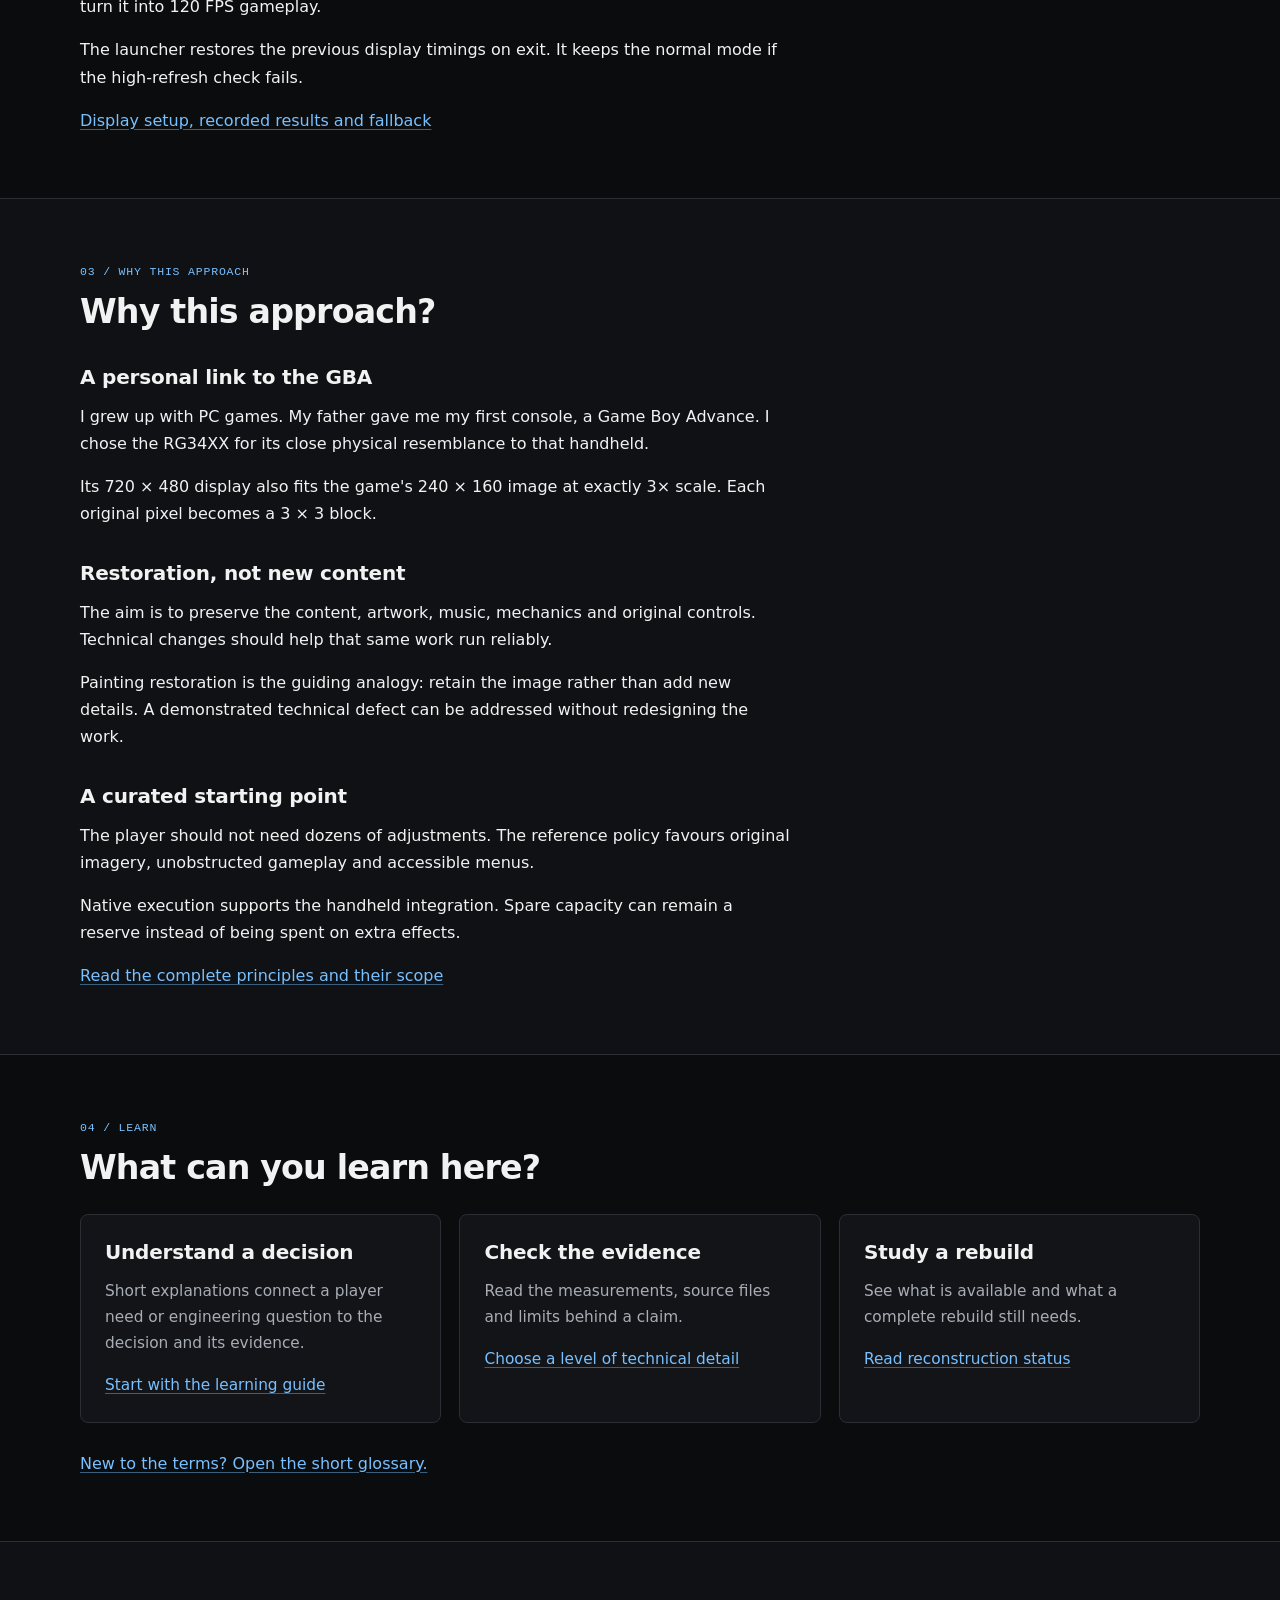
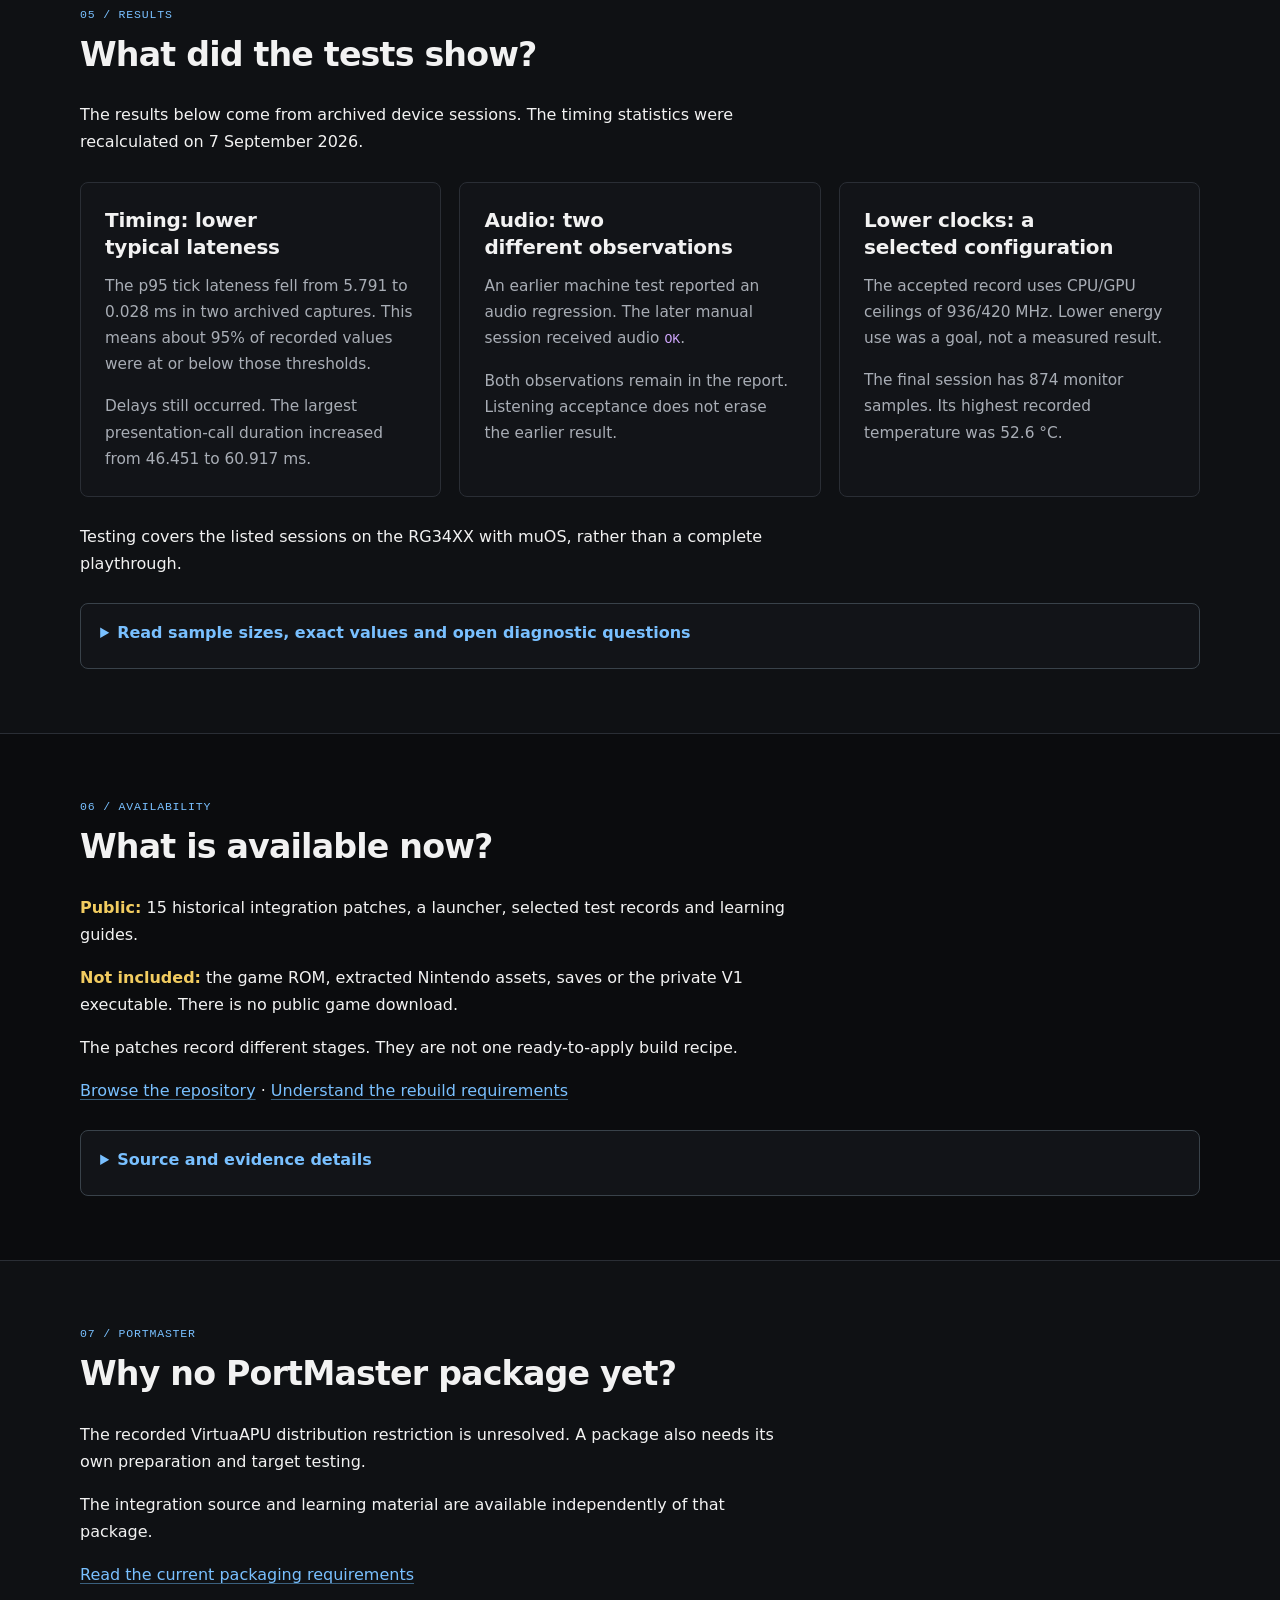
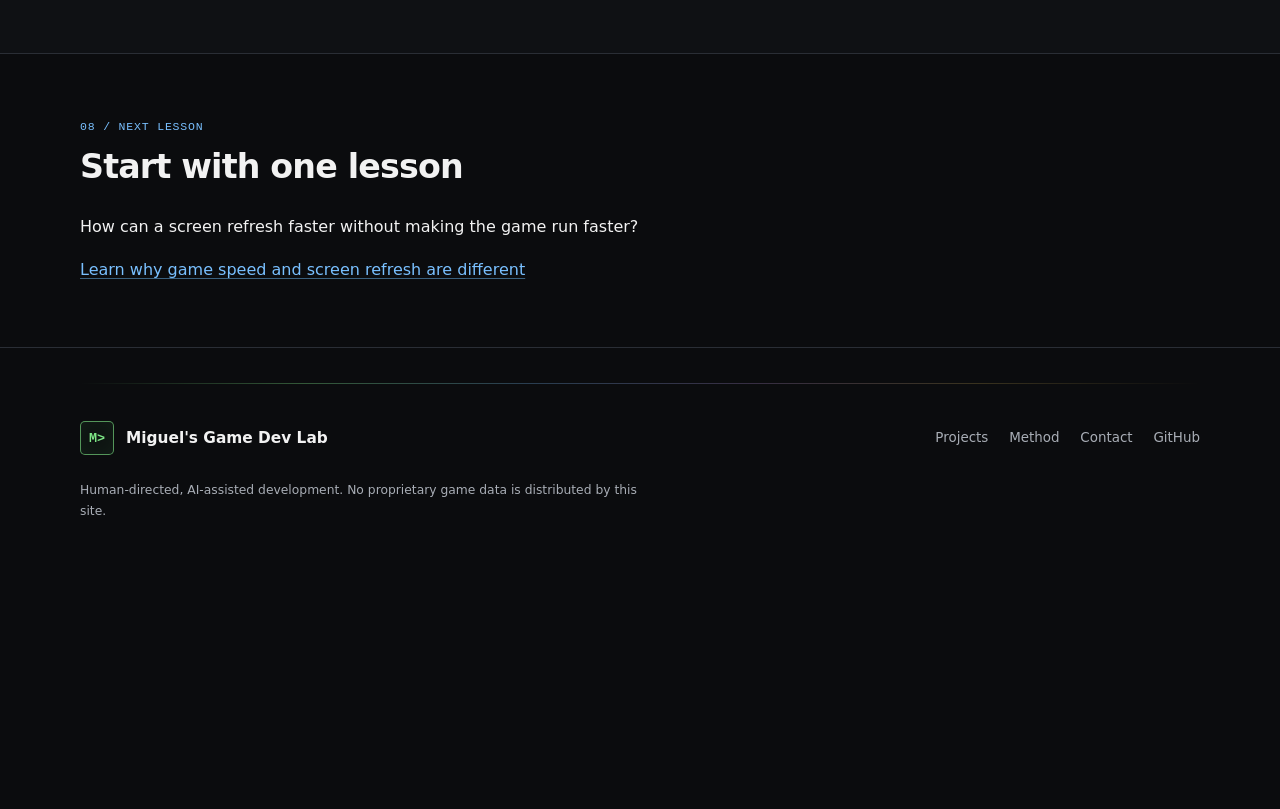
<file: projects/minish-cap-rg34xx/index.html>
<!DOCTYPE html>

<html lang="en">
<head>
<meta charset="utf-8"/>
<meta content="width=device-width, initial-scale=1" name="viewport"/>
<meta content="The Legend of Zelda: The Minish Cap for RG34XX/muOS. Native integration, 3× integer scaling and a ~120 Hz display mode with original game timing. Source and guides available." name="description"/>
<title>The Legend of Zelda: The Minish Cap — Native port for RG34XX | Miguel's Game Dev Lab</title>
<link href="https://raposomiguel50.github.io/projects/minish-cap-rg34xx/" rel="canonical"/>
<meta content="index,follow,max-image-preview:large" name="robots"/>
<meta content="Miguel's Game Dev Lab" property="og:site_name"/>
<meta content="website" property="og:type"/>
<meta content="The Legend of Zelda: The Minish Cap — Native port for RG34XX | Miguel's Game Dev Lab" property="og:title"/>
<meta content="The Legend of Zelda: The Minish Cap for RG34XX/muOS. Native integration, 3× integer scaling and a ~120 Hz display mode with original game timing. Source and guides available." property="og:description"/>
<meta content="https://raposomiguel50.github.io/projects/minish-cap-rg34xx/" property="og:url"/>
<meta content="summary" name="twitter:card"/>
<meta content="The Legend of Zelda: The Minish Cap — Native port for RG34XX | Miguel's Game Dev Lab" name="twitter:title"/>
<meta content="The Legend of Zelda: The Minish Cap for RG34XX/muOS. Native integration, 3× integer scaling and a ~120 Hz display mode with original game timing. Source and guides available." name="twitter:description"/>
<script type="application/ld+json">{
  "@context": "https://schema.org",
  "@type": "SoftwareSourceCode",
  "name": "The Legend of Zelda: The Minish Cap — Native port for RG34XX",
  "description": "RG34XX/H700 integration patches and documentation for Project Picori, with selected archived test records.",
  "url": "https://raposomiguel50.github.io/projects/minish-cap-rg34xx/",
  "codeRepository": "https://github.com/raposomiguel50/minish-cap-rg34xx",
  "programmingLanguage": [
    "C",
    "C++",
    "Shell"
  ],
  "runtimePlatform": "Linux ARM64 / H700 / muOS",
  "license": "https://www.gnu.org/licenses/gpl-3.0.html",
  "isBasedOn": "https://github.com/EstebanPdN/zelda-tmc-3ds",
  "author": {
    "@type": "Person",
    "name": "Miguel Raposo",
    "url": "https://raposomiguel50.github.io/"
  }
}</script>
<link href="/assets/css/site.css?v=20260909" rel="stylesheet"/></head>
<body class="project-page">
<a class="skip-link" href="#top">Skip to content</a>
<header class="site-header"><div class="container nav-wrap"><a aria-label="Miguel's Game Dev Lab home" class="brand" href="/"><span aria-hidden="true" class="brand-mark">M&gt;</span><span>Miguel's Game Dev Lab</span></a><nav aria-label="Primary navigation" class="global-nav"><a href="/">Home</a><a aria-current="page" href="/#projects">Projects</a><a href="/coverage/">Coverage</a><a href="/method/">Method</a><a href="/#contact">Contact</a></nav></div></header>
<main id="top" tabindex="-1">
<section class="project-hero"><div class="container">
<p class="breadcrumbs"><a href="/">Home</a><span aria-hidden="true">/</span><a href="/#projects">Projects</a><span aria-hidden="true">/</span><a href="/projects/minish-cap-rg34xx/">The Legend of Zelda: The Minish Cap — Native port for RG34XX</a></p>
<p class="eyebrow">RG34XX / muOS <span aria-hidden="true">·</span> NATIVE PORT</p><h1>The Legend of Zelda: The Minish Cap — Native port for RG34XX</h1>
<p class="project-lede">An unofficial native port for the RG34XX handheld, running muOS.</p>
<p>Built on EstebanPdN's Project Picori-derived source.</p>
<div class="status-line"><span class="status-badge">SOURCE AND GUIDES AVAILABLE</span><span>No public game download</span><span>~120 Hz display · 119.455 Hz</span></div>
<div class="hero-actions"><a class="button" href="#overview">Explore the handheld setup</a><a class="button button-secondary" href="knowledge/">Learn from the work</a></div>
</div></section><nav aria-label="Project navigation" class="project-tabs"><div class="container"><a aria-current="page" href="/projects/minish-cap-rg34xx/">Overview</a><a href="/projects/minish-cap-rg34xx/knowledge/">Engineering notes</a><a href="/projects/minish-cap-rg34xx/reproduce/">Reconstruction</a><a href="https://github.com/raposomiguel50/minish-cap-rg34xx">Source</a></div></nav><nav aria-label="On this page" class="project-section-nav" id="project-index"><div class="container"><p class="section-kicker">ON THIS PAGE</p><div class="project-section-links"><a href="#overview"><span aria-hidden="true">01</span>Handheld setup</a><a href="#display-mode"><span aria-hidden="true">02</span>~120 Hz display</a><a href="#philosophy"><span aria-hidden="true">03</span>Why this approach</a><a href="#learn"><span aria-hidden="true">04</span>Learn</a><a href="#validation"><span aria-hidden="true">05</span>Results</a><a href="#publication"><span aria-hidden="true">06</span>Availability</a><a href="#portmaster"><span aria-hidden="true">07</span>PortMaster</a><a href="#references"><span aria-hidden="true">08</span>Next lesson</a></div></div></nav>
<section class="section project-section" id="overview"><div class="container">
<div class="section-title-row"><div><p class="section-kicker">01 / HANDHELD SETUP</p><h2>How is the game presented on the RG34XX?</h2></div></div>
<div class="content-grid" data-columns="3"><div class="content-card"><h3>Original image, integer scale</h3><p>The reference presents the game's 240 × 160 image at 3× scale. Port instructions stay off the game image.</p><p><a class="inline-link" href="https://github.com/raposomiguel50/minish-cap-rg34xx/blob/main/docs/EVIDENCE_AUDIT.md#3-presentation-and-controls">Check presentation and controls</a></p></div><div class="content-card"><h3>Settings when needed</h3><p>Press <code>MENU+R2</code> to open port settings. GBA buttons remain assigned to gameplay; additional shortcuts use the handheld's extra controls.</p><p><a class="inline-link" href="knowledge/#philosophy">Learn how the controls are separated</a></p></div><div class="content-card"><h3>Return to muOS</h3><p><code>MENU+L2</code> exits the game. Port settings use the handheld's extra buttons, separate from the original GBA controls.</p><p><a class="inline-link" href="https://github.com/raposomiguel50/minish-cap-rg34xx/blob/main/docs/EVIDENCE_AUDIT.md#2-exit-handling-a-port-defect-not-an-original-game-bug">Inspect the exit test and its limits</a></p></div></div>
</div></section>
<section class="section project-section" id="display-mode"><div class="container">
<div class="section-heading"><p class="section-kicker">02 / ~120 HZ DISPLAY</p><h2>A ~120 Hz display mode, with the original game pace</h2></div>
<p>During play, the launcher selects a 119.455 Hz display mode on the RG34XX with muOS. Game logic stays at 59.7275 Hz.</p>
<p>The display rate is twice the logic rate. It does not make the game run twice as fast or turn it into 120 FPS gameplay.</p>
<p>The launcher restores the previous display timings on exit. It keeps the normal mode if the high-refresh check fails.</p>
<p><a class="inline-link" href="https://github.com/raposomiguel50/minish-cap-rg34xx/blob/main/docs/DISPLAY_MODE.md">Display setup, recorded results and fallback</a></p>
</div></section>
<section class="section alt project-section" id="philosophy"><div class="container">
<div class="section-title-row"><div><p class="section-kicker">03 / WHY THIS APPROACH</p><h2>Why this approach?</h2></div></div>
<h3>A personal link to the GBA</h3>
<p>I grew up with PC games. My father gave me my first console, a Game Boy Advance. I chose the RG34XX for its close physical resemblance to that handheld.</p>
<p>Its 720 × 480 display also fits the game's 240 × 160 image at exactly 3× scale. Each original pixel becomes a 3 × 3 block.</p>
<h3>Restoration, not new content</h3>
<p>The aim is to preserve the content, artwork, music, mechanics and original controls. Technical changes should help that same work run reliably.</p>
<p>Painting restoration is the guiding analogy: retain the image rather than add new details. A demonstrated technical defect can be addressed without redesigning the work.</p>
<h3>A curated starting point</h3>
<p>The player should not need dozens of adjustments. The reference policy favours original imagery, unobstructed gameplay and accessible menus.</p>
<p>Native execution supports the handheld integration. Spare capacity can remain a reserve instead of being spent on extra effects.</p>
<p><a class="inline-link" href="https://github.com/raposomiguel50/minish-cap-rg34xx/blob/main/docs/PHILOSOPHY.md">Read the complete principles and their scope</a></p>
</div></section>
<section class="section project-section" id="learn"><div class="container">
<div class="section-title-row"><div><p class="section-kicker">04 / LEARN</p><h2>What can you learn here?</h2></div></div>
<div class="content-grid" data-columns="3"><div class="content-card"><h3>Understand a decision</h3><p>Short explanations connect a player need or engineering question to the decision and its evidence.</p><p><a class="inline-link" href="knowledge/">Start with the learning guide</a></p></div><div class="content-card"><h3>Check the evidence</h3><p>Read the measurements, source files and limits behind a claim.</p><p><a class="inline-link" href="https://github.com/raposomiguel50/minish-cap-rg34xx/blob/main/docs/TECHNICAL_REPORT.md">Choose a level of technical detail</a></p></div><div class="content-card"><h3>Study a rebuild</h3><p>See what is available and what a complete rebuild still needs.</p><p><a class="inline-link" href="reproduce/">Read reconstruction status</a></p></div></div><p><a class="inline-link" href="https://github.com/raposomiguel50/minish-cap-rg34xx/blob/main/docs/GLOSSARY.md">New to the terms? Open the short glossary.</a></p>
</div></section>
<section class="section alt project-section" id="validation"><div class="container">
<div class="section-title-row"><div><p class="section-kicker">05 / RESULTS</p><h2>What did the tests show?</h2></div></div>
<p>The results below come from archived device sessions. The timing statistics were recalculated on 7 September 2026.</p>
<div class="content-grid" data-columns="3"><div class="content-card"><h3>Timing: lower typical lateness</h3><p>The p95 tick lateness fell from 5.791 to 0.028 ms in two archived captures. This means about 95% of recorded values were at or below those thresholds.</p><p>Delays still occurred. The largest presentation-call duration increased from 46.451 to 60.917 ms.</p></div><div class="content-card"><h3>Audio: two different observations</h3><p>An earlier machine test reported an audio regression. The later manual session received audio <code>OK</code>.</p><p>Both observations remain in the report. Listening acceptance does not erase the earlier result.</p></div><div class="content-card"><h3>Lower clocks: a selected configuration</h3><p>The accepted record uses CPU/GPU ceilings of 936/420 MHz. Lower energy use was a goal, not a measured result.</p><p>The final session has 874 monitor samples. Its highest recorded temperature was 52.6 °C.</p></div></div>
<p>Testing covers the listed sessions on the RG34XX with muOS, rather than a complete playthrough.</p>
<details><summary>Read sample sizes, exact values and open diagnostic questions</summary>
<p>The timing pair contains 10,203 and 10,449 ticks, with one capture per variant. The observations are not independent test runs.</p>
<p><a class="inline-link" href="https://github.com/raposomiguel50/minish-cap-rg34xx/blob/main/docs/VALIDATION.md">Tests, units and complete results</a> · <a class="inline-link" href="https://github.com/raposomiguel50/minish-cap-rg34xx/blob/main/docs/AUDIT_SUPPLEMENT_2026-09-07.md">Unresolved log questions</a></p>
</details>
</div></section>
<section class="section project-section" id="publication"><div class="container">
<div class="section-title-row"><div><p class="section-kicker">06 / AVAILABILITY</p><h2>What is available now?</h2></div></div>
<p><strong>Public:</strong> 15 historical integration patches, a launcher, selected test records and learning guides.</p>
<p><strong>Not included:</strong> the game ROM, extracted Nintendo assets, saves or the private V1 executable. There is no public game download.</p>
<p>The patches record different stages. They are not one ready-to-apply build recipe.</p>
<p><a class="inline-link" href="https://github.com/raposomiguel50/minish-cap-rg34xx">Browse the repository</a> · <a class="inline-link" href="reproduce/">Understand the rebuild requirements</a></p>
<details><summary>Source and evidence details</summary>
<p id="source-code"><a class="inline-link" href="https://github.com/raposomiguel50/minish-cap-rg34xx/tree/90fd77a82d579de9460f2de1167a95ec264e57c3">Fixed integration source and launcher</a></p>
<p id="source-runtime"><a class="inline-link" href="https://github.com/raposomiguel50/minish-cap-rg34xx/tree/e0f8c056bb94e8112a4b142b6addce78c9deb53b/docs/evidence/2026-09-07">Archived records and log excerpts</a></p>
<p id="source-analysis"><a class="inline-link" href="https://github.com/raposomiguel50/minish-cap-rg34xx/blob/e0f8c056bb94e8112a4b142b6addce78c9deb53b/docs/evidence/2026-09-07/REANALYSIS.json">Timing and monitor calculations</a></p>
<p>Full raw traces remain in the private archive. Selected public records do not reproduce every statistic alone.</p>
</details>
</div></section>
<section class="section alt project-section" id="portmaster"><div class="container">
<div class="section-title-row"><div><p class="section-kicker">07 / PORTMASTER</p><h2>Why no PortMaster package yet?</h2></div></div>
<p>The recorded VirtuaAPU distribution restriction is unresolved. A package also needs its own preparation and target testing.</p>
<p>The integration source and learning material are available independently of that package.</p>
<p><a class="inline-link" href="https://github.com/raposomiguel50/minish-cap-rg34xx/blob/main/docs/PORTMASTER_STATUS.md">Read the current packaging requirements</a></p>
</div></section>
<section class="section project-section" id="references"><div class="container">
<div class="section-heading"><p class="section-kicker">08 / NEXT LESSON</p><h2>Start with one lesson</h2></div>
<p>How can a screen refresh faster without making the game run faster?</p>
<p><a class="inline-link" href="knowledge/#timing">Learn why game speed and screen refresh are different</a></p>
</div></section>
</main>
<footer class="site-footer"><div class="container"><div class="footer-top"><a class="brand" href="/"><span aria-hidden="true" class="brand-mark">M&gt;</span><span>Miguel's Game Dev Lab</span></a><nav aria-label="Footer navigation"><a href="/#projects">Projects</a><a href="/method/">Method</a><a href="/#contact">Contact</a><a href="https://github.com/raposomiguel50">GitHub</a></nav></div><p class="legal">Human-directed, AI-assisted development. No proprietary game data is distributed by this site.</p></div></footer>
<script defer="" src="/assets/js/music-player.js"></script>
</body>
</html>
</file>
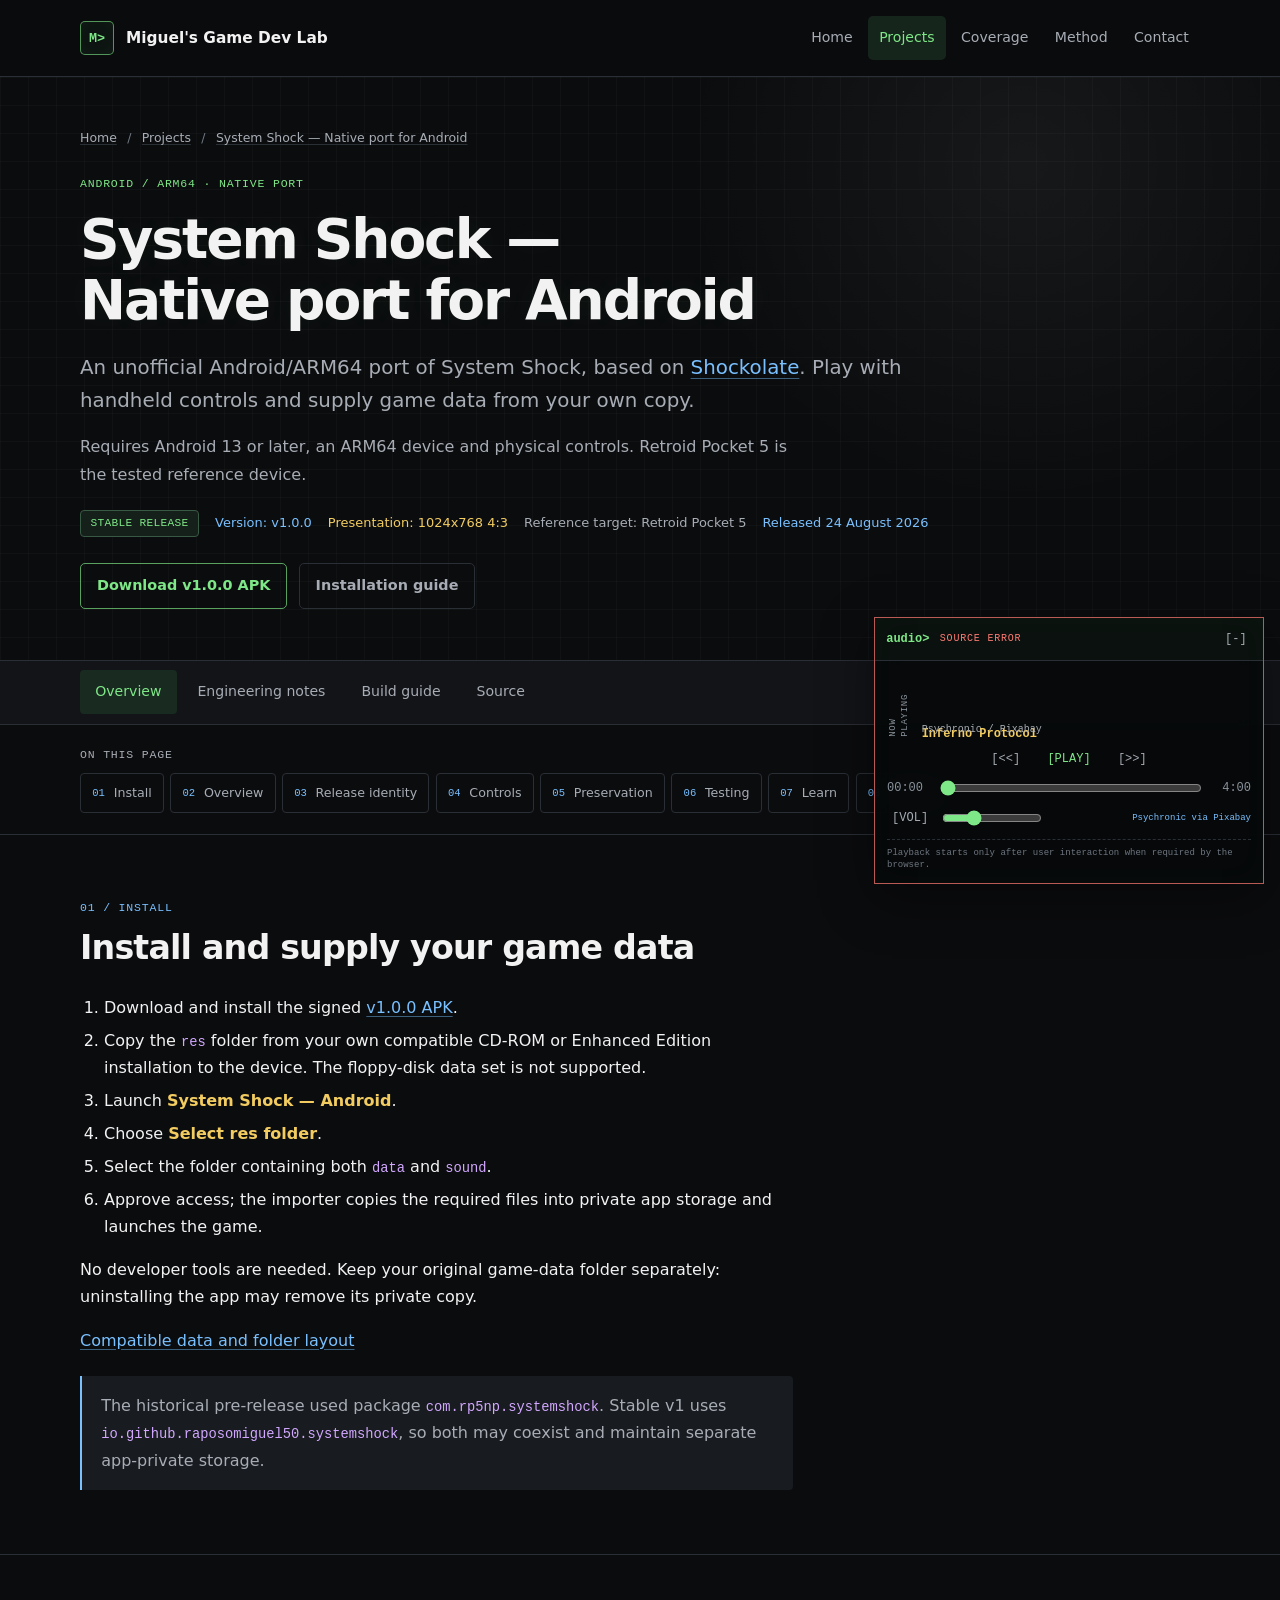
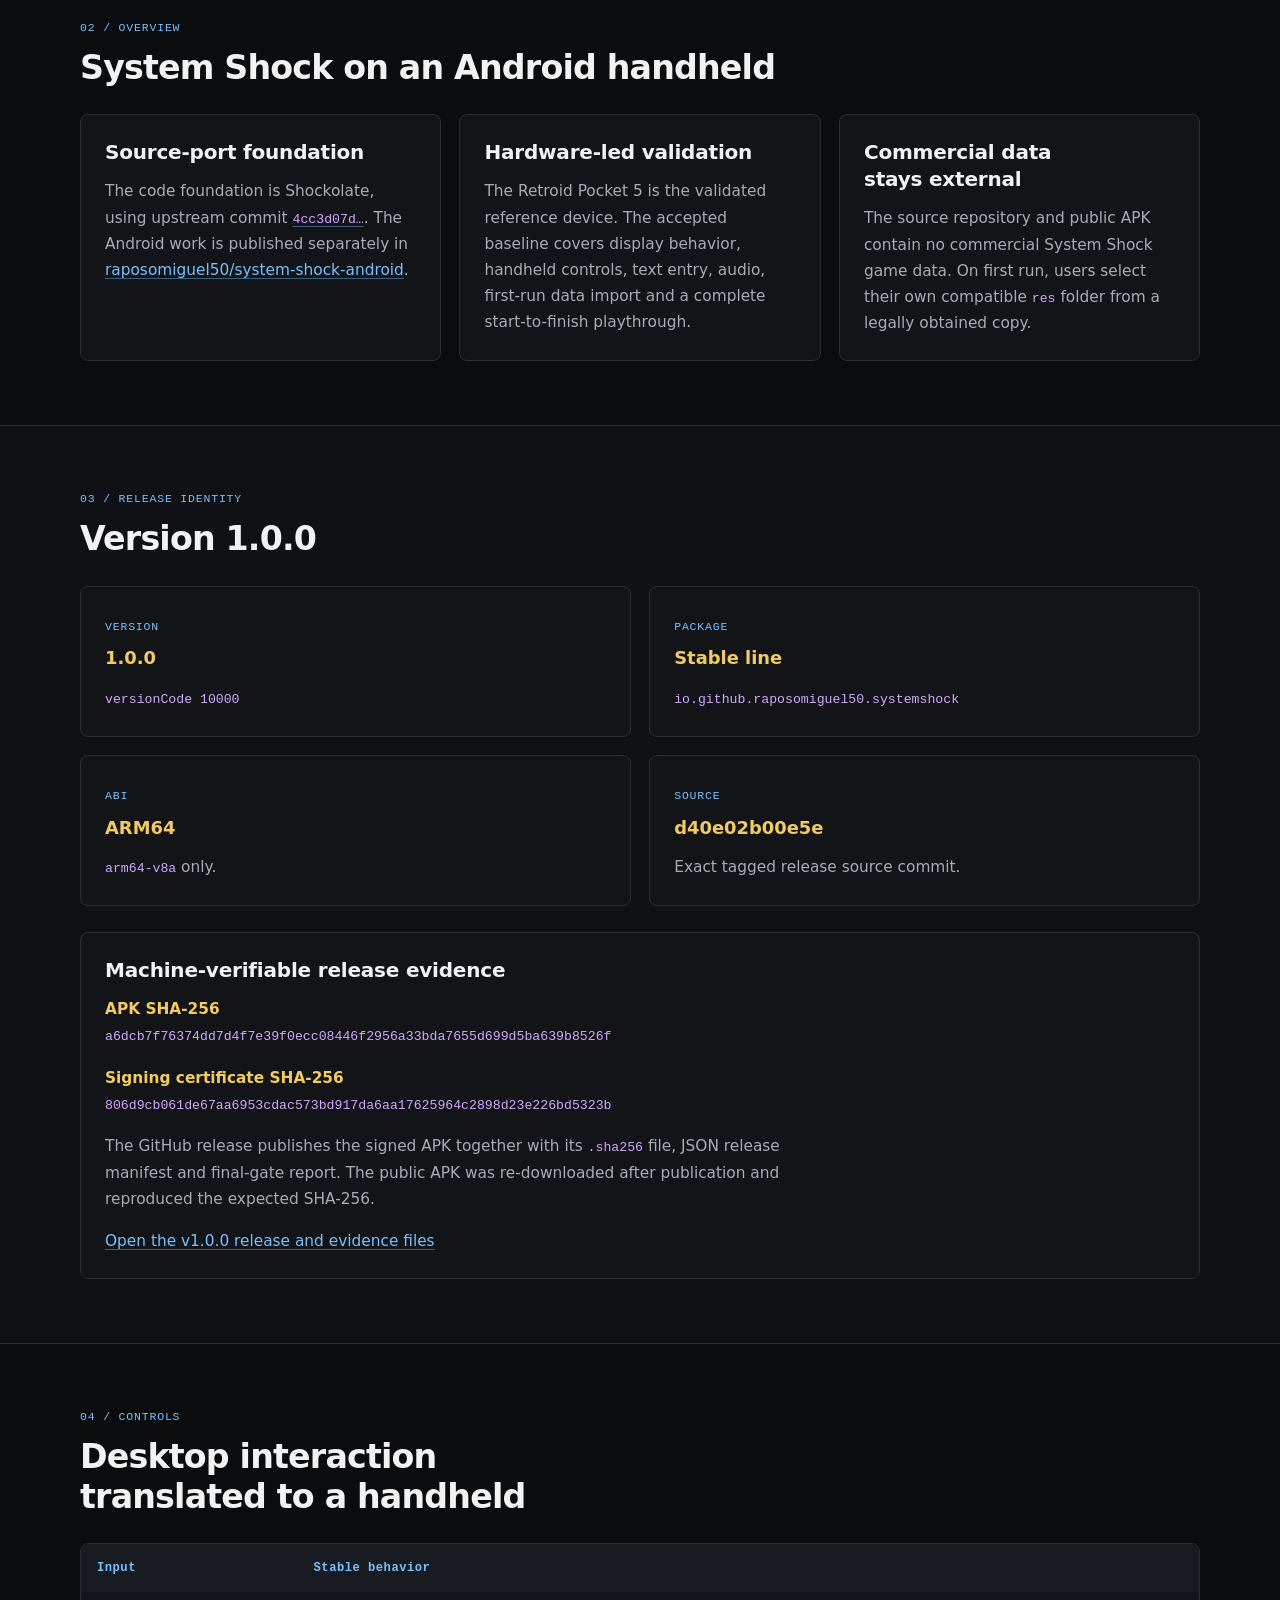
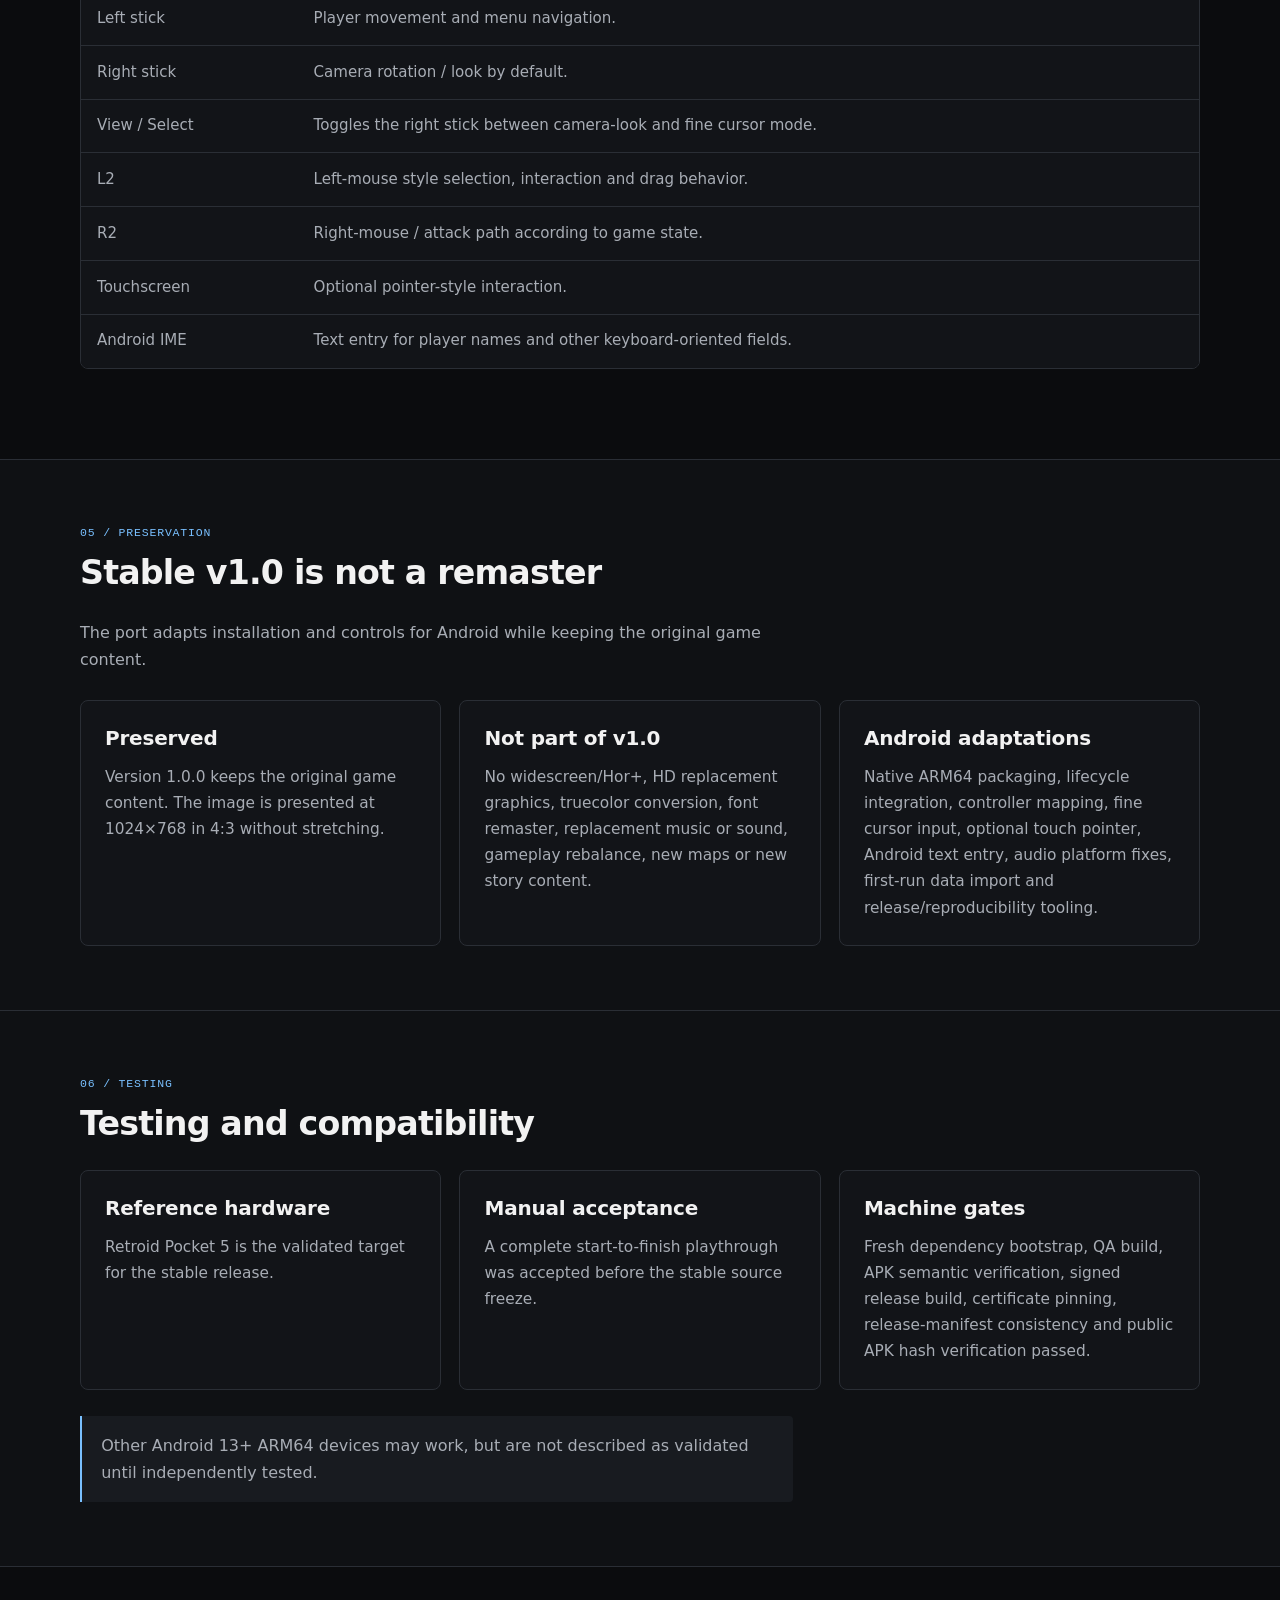
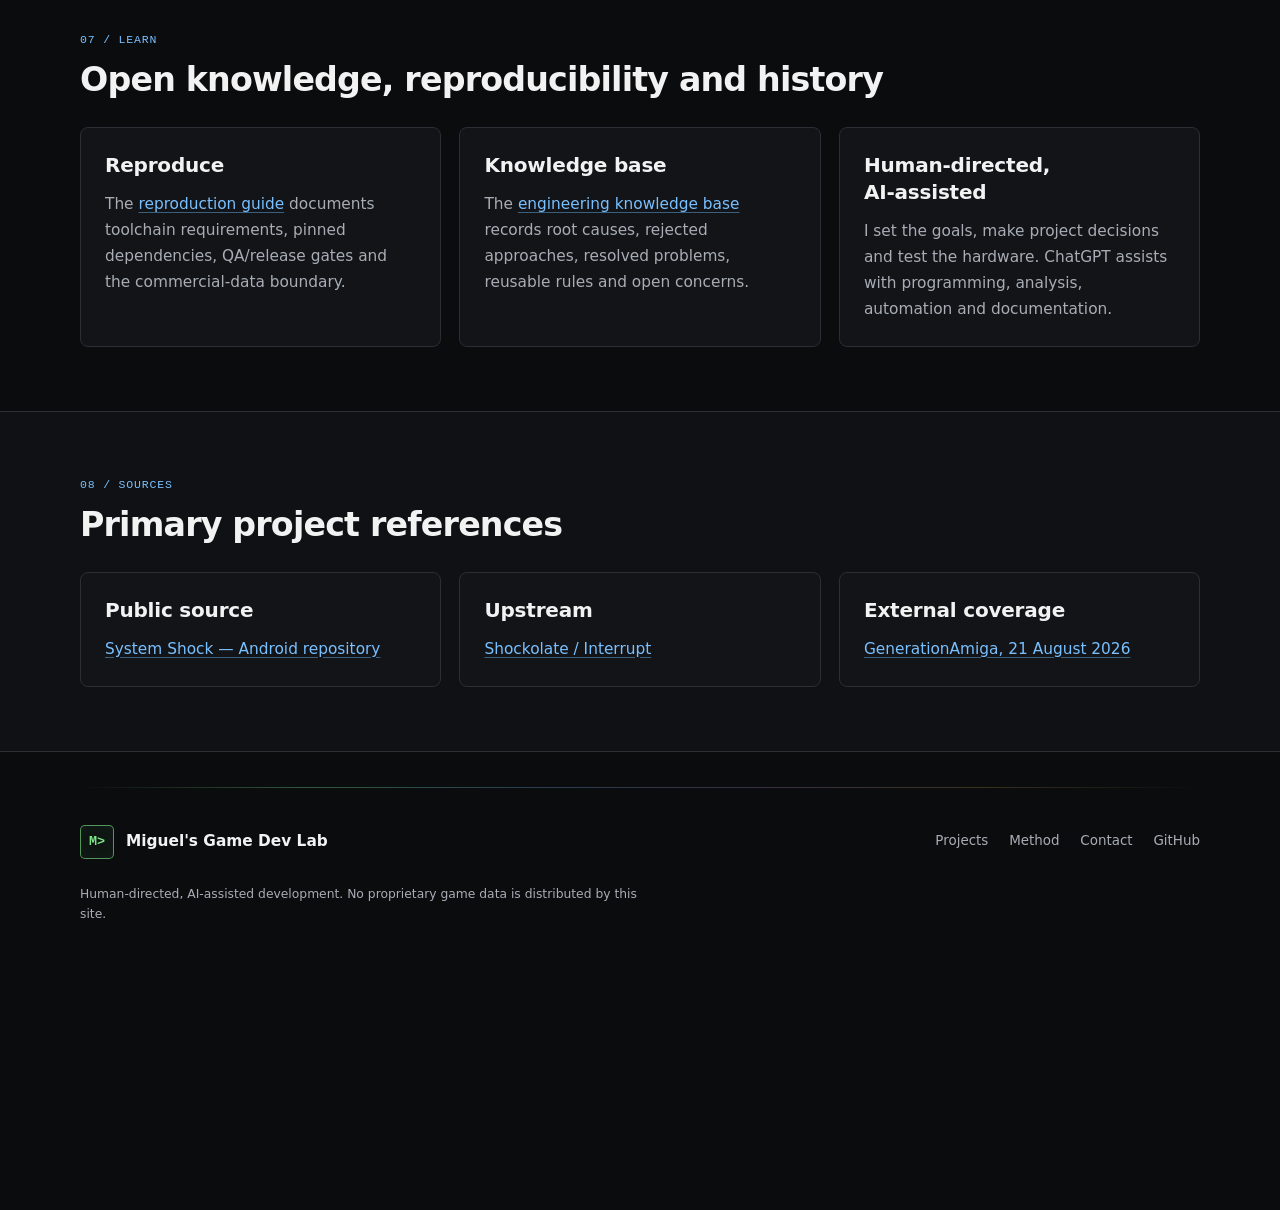
<file: projects/system-shock-android/index.html>
<!DOCTYPE html>

<html lang="en">
<head>
<meta charset="utf-8"/>
<meta content="width=device-width, initial-scale=1" name="viewport"/>
<meta content="System Shock - Android v1.0.0: stable native Android/ARM64 preservation port based on Shockolate, validated on Retroid Pocket 5 with signed APK and first-run game-data importer." name="description"/>
<title>System Shock — Native port for Android | Miguel's Game Dev Lab</title>
<link href="https://raposomiguel50.github.io/projects/system-shock-android/" rel="canonical"/>
<meta content="index,follow,max-image-preview:large" name="robots"/>
<meta content="Miguel's Game Dev Lab" property="og:site_name"/>
<meta content="website" property="og:type"/>
<meta content="System Shock — Native port for Android | Miguel's Game Dev Lab" property="og:title"/>
<meta content="Stable native Android/ARM64 preservation port based on Shockolate, with signed APK, preserved 4:3 presentation and user-supplied game-data importer." property="og:description"/>
<meta content="https://raposomiguel50.github.io/projects/system-shock-android/" property="og:url"/>
<meta content="summary" name="twitter:card"/>
<meta content="System Shock — Native port for Android | Miguel's Game Dev Lab" name="twitter:title"/>
<meta content="Stable native Android/ARM64 preservation port based on Shockolate, validated on Retroid Pocket 5." name="twitter:description"/>
<script type="application/ld+json">{
  "@context": "https://schema.org",
  "@type": "SoftwareSourceCode",
  "name": "System Shock — Native port for Android",
  "version": "1.0.0",
  "description": "Stable native Android/ARM64 preservation adaptation of Shockolate, validated on the Retroid Pocket 5.",
  "url": "https://raposomiguel50.github.io/projects/system-shock-android/",
  "codeRepository": "https://github.com/raposomiguel50/system-shock-android",
  "downloadUrl": "https://github.com/raposomiguel50/system-shock-android/releases/download/v1.0.0/SystemShock-Android-v1.0.0-arm64-v8a.apk",
  "programmingLanguage": [
    "C",
    "C++",
    "Java"
  ],
  "runtimePlatform": "Android ARM64",
  "license": "https://www.gnu.org/licenses/gpl-3.0.html",
  "isBasedOn": "https://github.com/Interrupt/systemshock",
  "author": {
    "@type": "Person",
    "name": "Miguel Raposo",
    "url": "https://raposomiguel50.github.io/"
  }
}</script>
<link href="/assets/css/site.css?v=20260909" rel="stylesheet"/></head>
<body class="project-page">
<a class="skip-link" href="#top">Skip to content</a>
<header class="site-header"><div class="container nav-wrap"><a aria-label="Miguel's Game Dev Lab home" class="brand" href="/"><span aria-hidden="true" class="brand-mark">M&gt;</span><span>Miguel's Game Dev Lab</span></a><nav aria-label="Primary navigation" class="global-nav"><a href="/">Home</a><a aria-current="page" href="/#projects">Projects</a><a href="/coverage/">Coverage</a><a href="/method/">Method</a><a href="/#contact">Contact</a></nav></div></header>
<main id="top" tabindex="-1">
<section class="project-hero">
<div class="container">
<p class="breadcrumbs"><a href="/">Home</a><span aria-hidden="true">/</span><a href="/#projects">Projects</a><span aria-hidden="true">/</span><a href="/projects/system-shock-android/">System Shock — Native port for Android</a></p>
<p class="eyebrow">ANDROID / ARM64 <span aria-hidden="true">·</span> NATIVE PORT</p><h1>System Shock — Native port for Android</h1>
<p class="project-lede">An unofficial Android/ARM64 port of System Shock, based on <a class="inline-link" href="https://github.com/Interrupt/systemshock">Shockolate</a>. Play with handheld controls and supply game data from your own copy.</p>
<p>Requires Android 13 or later, an ARM64 device and physical controls. Retroid Pocket 5 is the tested reference device.</p>
<div aria-label="Project status" class="status-line"><span class="status-badge">STABLE RELEASE</span><span>Version: v1.0.0</span><span>Presentation: 1024x768 4:3</span><span>Reference target: Retroid Pocket 5</span><span>Released 24 August 2026</span></div>
<div class="hero-actions"><a class="button" href="https://github.com/raposomiguel50/system-shock-android/releases/download/v1.0.0/SystemShock-Android-v1.0.0-arm64-v8a.apk">Download v1.0.0 APK</a><a class="button button-secondary" href="#install">Installation guide</a></div>
</div>
</section><nav aria-label="Project navigation" class="project-tabs"><div class="container"><a aria-current="page" href="/projects/system-shock-android/">Overview</a><a href="/projects/system-shock-android/knowledge/">Engineering notes</a><a href="/projects/system-shock-android/reproduce/">Build guide</a><a href="https://github.com/raposomiguel50/system-shock-android">Source</a></div></nav><nav aria-label="On this page" class="project-section-nav" id="project-index"><div class="container"><p class="section-kicker">ON THIS PAGE</p><div class="project-section-links"><a href="#install"><span aria-hidden="true">01</span>Install</a><a href="#overview"><span aria-hidden="true">02</span>Overview</a><a href="#release"><span aria-hidden="true">03</span>Release identity</a><a href="#controls"><span aria-hidden="true">04</span>Controls</a><a href="#preservation"><span aria-hidden="true">05</span>Preservation</a><a href="#validation"><span aria-hidden="true">06</span>Testing</a><a href="#engineering"><span aria-hidden="true">07</span>Learn</a><a href="#references"><span aria-hidden="true">08</span>Sources</a></div></div></nav>
<section class="section project-section" id="install">
<div class="container">
<div class="section-title-row"><div><p class="section-kicker">01 / INSTALL</p><h2>Install and supply your game data</h2></div></div>
<ol>
<li>Download and install the signed <a class="inline-link" href="https://github.com/raposomiguel50/system-shock-android/releases/download/v1.0.0/SystemShock-Android-v1.0.0-arm64-v8a.apk">v1.0.0 APK</a>.</li>
<li>Copy the <code>res</code> folder from your own compatible CD-ROM or Enhanced Edition installation to the device. The floppy-disk data set is not supported.</li>
<li>Launch <strong>System Shock — Android</strong>.</li>
<li>Choose <strong>Select res folder</strong>.</li>
<li>Select the folder containing both <code>data</code> and <code>sound</code>.</li>
<li>Approve access; the importer copies the required files into private app storage and launches the game.</li>
</ol>
<p>No developer tools are needed. Keep your original game-data folder separately: uninstalling the app may remove its private copy.</p>
<p><a class="inline-link" href="https://github.com/raposomiguel50/system-shock-android/blob/main/docs/GAME_DATA.md">Compatible data and folder layout</a></p>
<p class="note">The historical pre-release used package <code>com.rp5np.systemshock</code>. Stable v1 uses <code>io.github.raposomiguel50.systemshock</code>, so both may coexist and maintain separate app-private storage.</p>
</div>
</section>
<section class="section project-section" id="overview">
<div class="container">
<div class="section-title-row"><div><p class="section-kicker">02 / OVERVIEW</p><h2>System Shock on an Android handheld</h2></div></div>
<div class="content-grid" data-columns="3">
<div class="content-card"><h3>Source-port foundation</h3><p>The code foundation is Shockolate, using upstream commit <a class="inline-link" href="https://github.com/Interrupt/systemshock/commit/4cc3d07dfff2d11b6d3a0a9960a51cf4ca253690" rel="noopener noreferrer" target="_blank"><code>4cc3d07d…</code></a>. The Android work is published separately in <a class="inline-link" href="https://github.com/raposomiguel50/system-shock-android" rel="noopener noreferrer" target="_blank">raposomiguel50/system-shock-android</a>.</p></div>
<div class="content-card"><h3>Hardware-led validation</h3><p>The Retroid Pocket 5 is the validated reference device. The accepted baseline covers display behavior, handheld controls, text entry, audio, first-run data import and a complete start-to-finish playthrough.</p></div>
<div class="content-card"><h3>Commercial data stays external</h3><p>The source repository and public APK contain no commercial System Shock game data. On first run, users select their own compatible <code>res</code> folder from a legally obtained copy.</p></div>
</div>
</div>
</section>
<section class="section alt project-section" id="release">
<div class="container">
<div class="section-title-row"><div><p class="section-kicker">03 / RELEASE IDENTITY</p><h2>Version 1.0.0</h2></div></div>
<div class="project-grid" data-columns="2">
<article class="metric-card"><span class="metric-label">VERSION</span><strong>1.0.0</strong><p><code>versionCode 10000</code></p></article>
<article class="metric-card"><span class="metric-label">PACKAGE</span><strong>Stable line</strong><p><code>io.github.raposomiguel50.systemshock</code></p></article>
<article class="metric-card"><span class="metric-label">ABI</span><strong>ARM64</strong><p><code>arm64-v8a</code> only.</p></article>
<article class="metric-card"><span class="metric-label">SOURCE</span><strong>d40e02b00e5e</strong><p>Exact tagged release source commit.</p></article>
</div>
<div class="content-card">
<h3>Machine-verifiable release evidence</h3>
<p><strong>APK SHA-256</strong><br/><code>a6dcb7f76374dd7d4f7e39f0ecc08446f2956a33bda7655d699d5ba639b8526f</code></p>
<p><strong>Signing certificate SHA-256</strong><br/><code>806d9cb061de67aa6953cdac573bd917da6aa17625964c2898d23e226bd5323b</code></p>
<p>The GitHub release publishes the signed APK together with its <code>.sha256</code> file, JSON release manifest and final-gate report. The public APK was re-downloaded after publication and reproduced the expected SHA-256.</p>
<p><a class="inline-link" href="https://github.com/raposomiguel50/system-shock-android/releases/tag/v1.0.0" rel="noopener noreferrer" target="_blank">Open the v1.0.0 release and evidence files</a></p>
</div>
</div>
</section>
<section class="section project-section" id="controls">
<div class="container">
<div class="section-title-row"><div><p class="section-kicker">04 / CONTROLS</p><h2>Desktop interaction translated to a handheld</h2></div></div>
<div aria-label="Desktop interaction translated to a handheld — scrollable table" class="table-wrap" role="region" tabindex="0"><table class="spec-table"><thead><tr><th scope="col">Input</th><th scope="col">Stable behavior</th></tr></thead><tbody>
<tr><td>Left stick</td><td>Player movement and menu navigation.</td></tr>
<tr><td>Right stick</td><td>Camera rotation / look by default.</td></tr>
<tr><td>View / Select</td><td>Toggles the right stick between camera-look and fine cursor mode.</td></tr>
<tr><td>L2</td><td>Left-mouse style selection, interaction and drag behavior.</td></tr>
<tr><td>R2</td><td>Right-mouse / attack path according to game state.</td></tr>
<tr><td>Touchscreen</td><td>Optional pointer-style interaction.</td></tr>
<tr><td>Android IME</td><td>Text entry for player names and other keyboard-oriented fields.</td></tr>
</tbody></table></div>
</div>
</section>
<section class="section alt project-section" id="preservation">
<div class="container">
<div class="section-title-row"><div><p class="section-kicker">05 / PRESERVATION</p><h2>Stable v1.0 is not a remaster</h2></div></div>
<p class="section-intro">The port adapts installation and controls for Android while keeping the original game content.</p>
<div class="content-grid" data-columns="3">
<div class="content-card"><h3>Preserved</h3><p>Version 1.0.0 keeps the original game content. The image is presented at 1024×768 in 4:3 without stretching.</p></div>
<div class="content-card"><h3>Not part of v1.0</h3><p>No widescreen/Hor+, HD replacement graphics, truecolor conversion, font remaster, replacement music or sound, gameplay rebalance, new maps or new story content.</p></div>
<div class="content-card"><h3>Android adaptations</h3><p>Native ARM64 packaging, lifecycle integration, controller mapping, fine cursor input, optional touch pointer, Android text entry, audio platform fixes, first-run data import and release/reproducibility tooling.</p></div>
</div>
</div>
</section>
<section class="section alt project-section" id="validation">
<div class="container">
<div class="section-title-row"><div><p class="section-kicker">06 / TESTING</p><h2>Testing and compatibility</h2></div></div>
<div class="content-grid" data-columns="3">
<div class="content-card"><h3>Reference hardware</h3><p>Retroid Pocket 5 is the validated target for the stable release.</p></div>
<div class="content-card"><h3>Manual acceptance</h3><p>A complete start-to-finish playthrough was accepted before the stable source freeze.</p></div>
<div class="content-card"><h3>Machine gates</h3><p>Fresh dependency bootstrap, QA build, APK semantic verification, signed release build, certificate pinning, release-manifest consistency and public APK hash verification passed.</p></div>
</div>
<p class="note">Other Android 13+ ARM64 devices may work, but are not described as validated until independently tested.</p>
</div>
</section>
<section class="section project-section" id="engineering">
<div class="container">
<div class="section-title-row"><div><p class="section-kicker">07 / LEARN</p><h2>Open knowledge, reproducibility and history</h2></div></div>
<div class="content-grid" data-columns="3">
<div class="content-card"><h3>Reproduce</h3><p>The <a class="inline-link" href="reproduce/">reproduction guide</a> documents toolchain requirements, pinned dependencies, QA/release gates and the commercial-data boundary.</p></div>
<div class="content-card"><h3>Knowledge base</h3><p>The <a class="inline-link" href="knowledge/">engineering knowledge base</a> records root causes, rejected approaches, resolved problems, reusable rules and open concerns.</p></div>
<div class="content-card"><h3>Human-directed, AI-assisted</h3><p>I set the goals, make project decisions and test the hardware. ChatGPT assists with programming, analysis, automation and documentation.</p></div>
</div>
</div>
</section>
<section class="section alt project-section" id="references">
<div class="container">
<div class="section-title-row"><div><p class="section-kicker">08 / SOURCES</p><h2>Primary project references</h2></div></div>
<div class="content-grid" data-columns="3">
<div class="content-card"><h3>Public source</h3><p><a class="inline-link" href="https://github.com/raposomiguel50/system-shock-android" rel="noopener noreferrer" target="_blank">System Shock — Android repository</a></p></div>
<div class="content-card"><h3>Upstream</h3><p><a class="inline-link" href="https://github.com/Interrupt/systemshock" rel="noopener noreferrer" target="_blank">Shockolate / Interrupt</a></p></div>
<div class="content-card"><h3>External coverage</h3><p><a class="inline-link" href="https://www.generationamiga.com/2026/08/21/system-shock-android-port-brings-the-1994-classic-to-handhelds/" rel="noopener noreferrer" target="_blank">GenerationAmiga, 21 August 2026</a></p></div>
</div>
</div>
</section>
</main>
<footer class="site-footer"><div class="container"><div class="footer-top"><a class="brand" href="/"><span aria-hidden="true" class="brand-mark">M&gt;</span><span>Miguel's Game Dev Lab</span></a><nav aria-label="Footer navigation"><a href="/#projects">Projects</a><a href="/method/">Method</a><a href="/#contact">Contact</a><a href="https://github.com/raposomiguel50">GitHub</a></nav></div><p class="legal">Human-directed, AI-assisted development. No proprietary game data is distributed by this site.</p></div></footer>
<script defer="" src="/assets/js/music-player.js"></script>
</body>
</html>
</file>
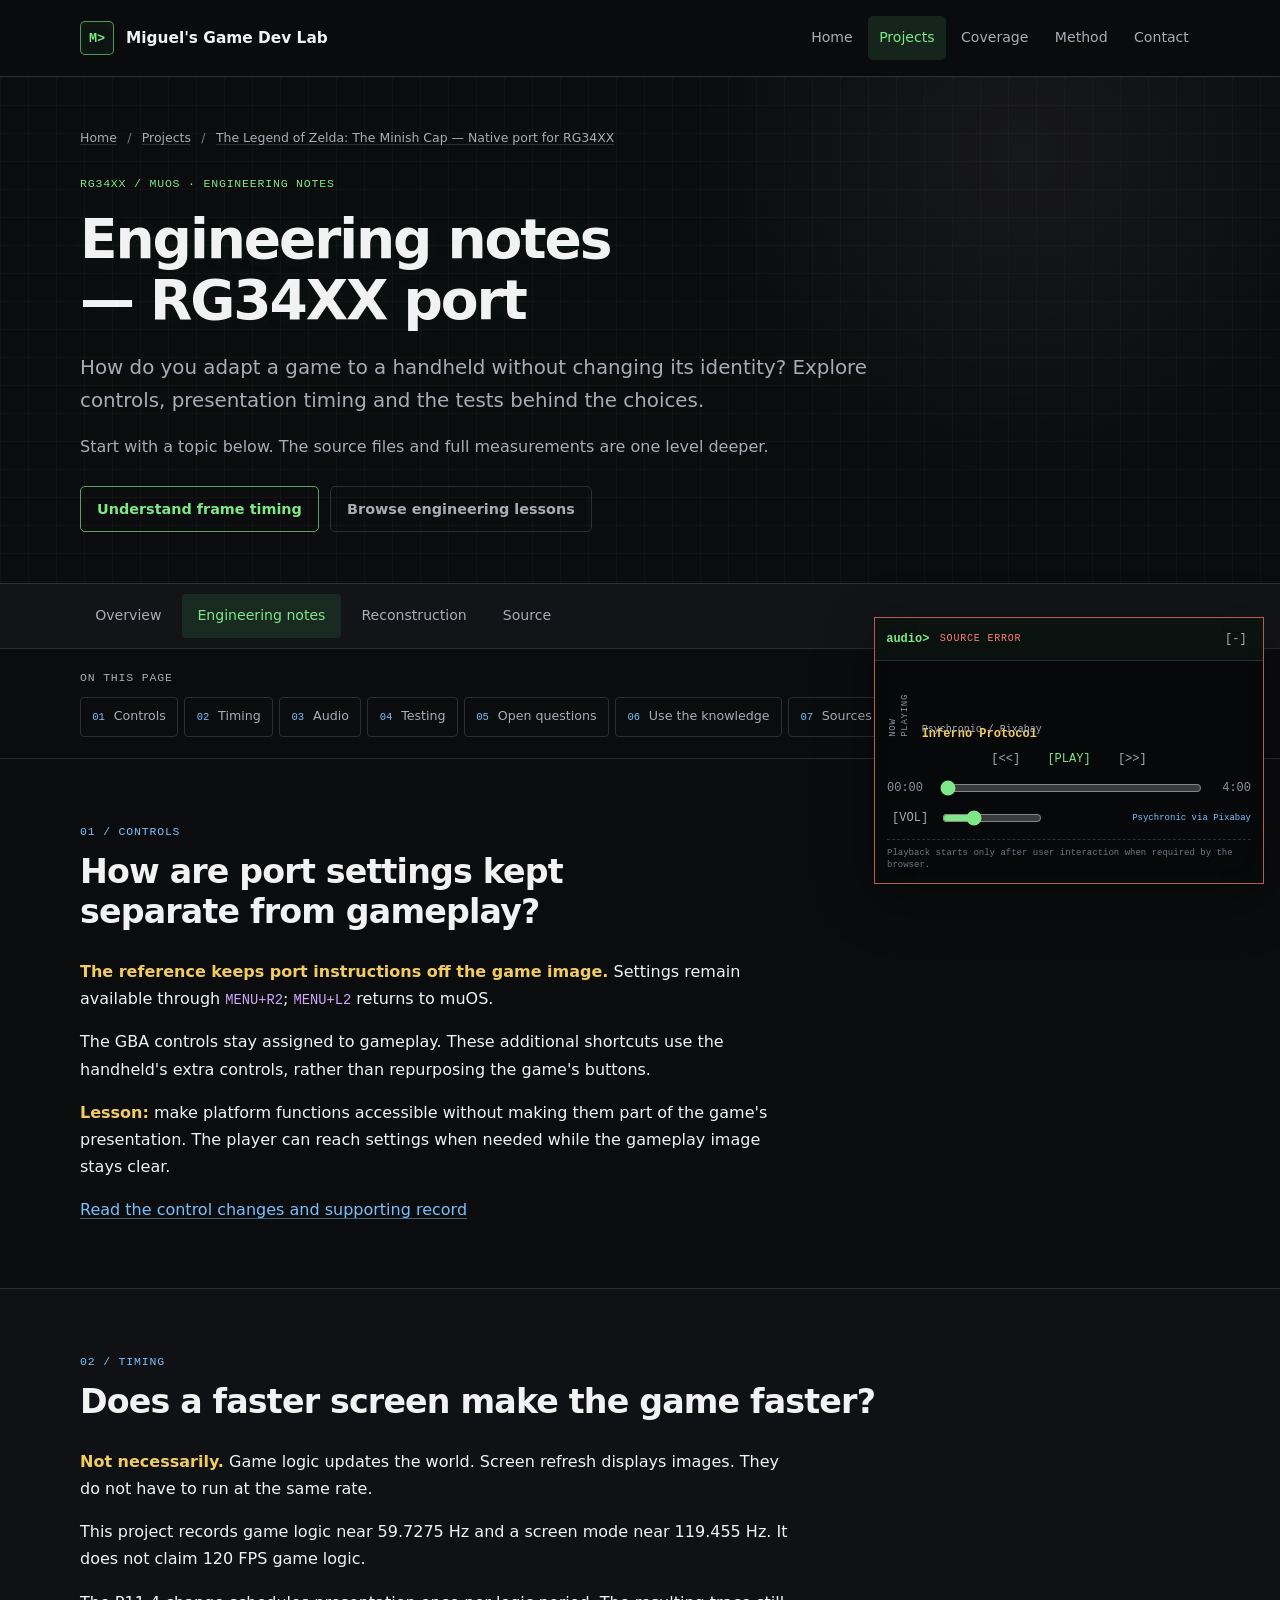
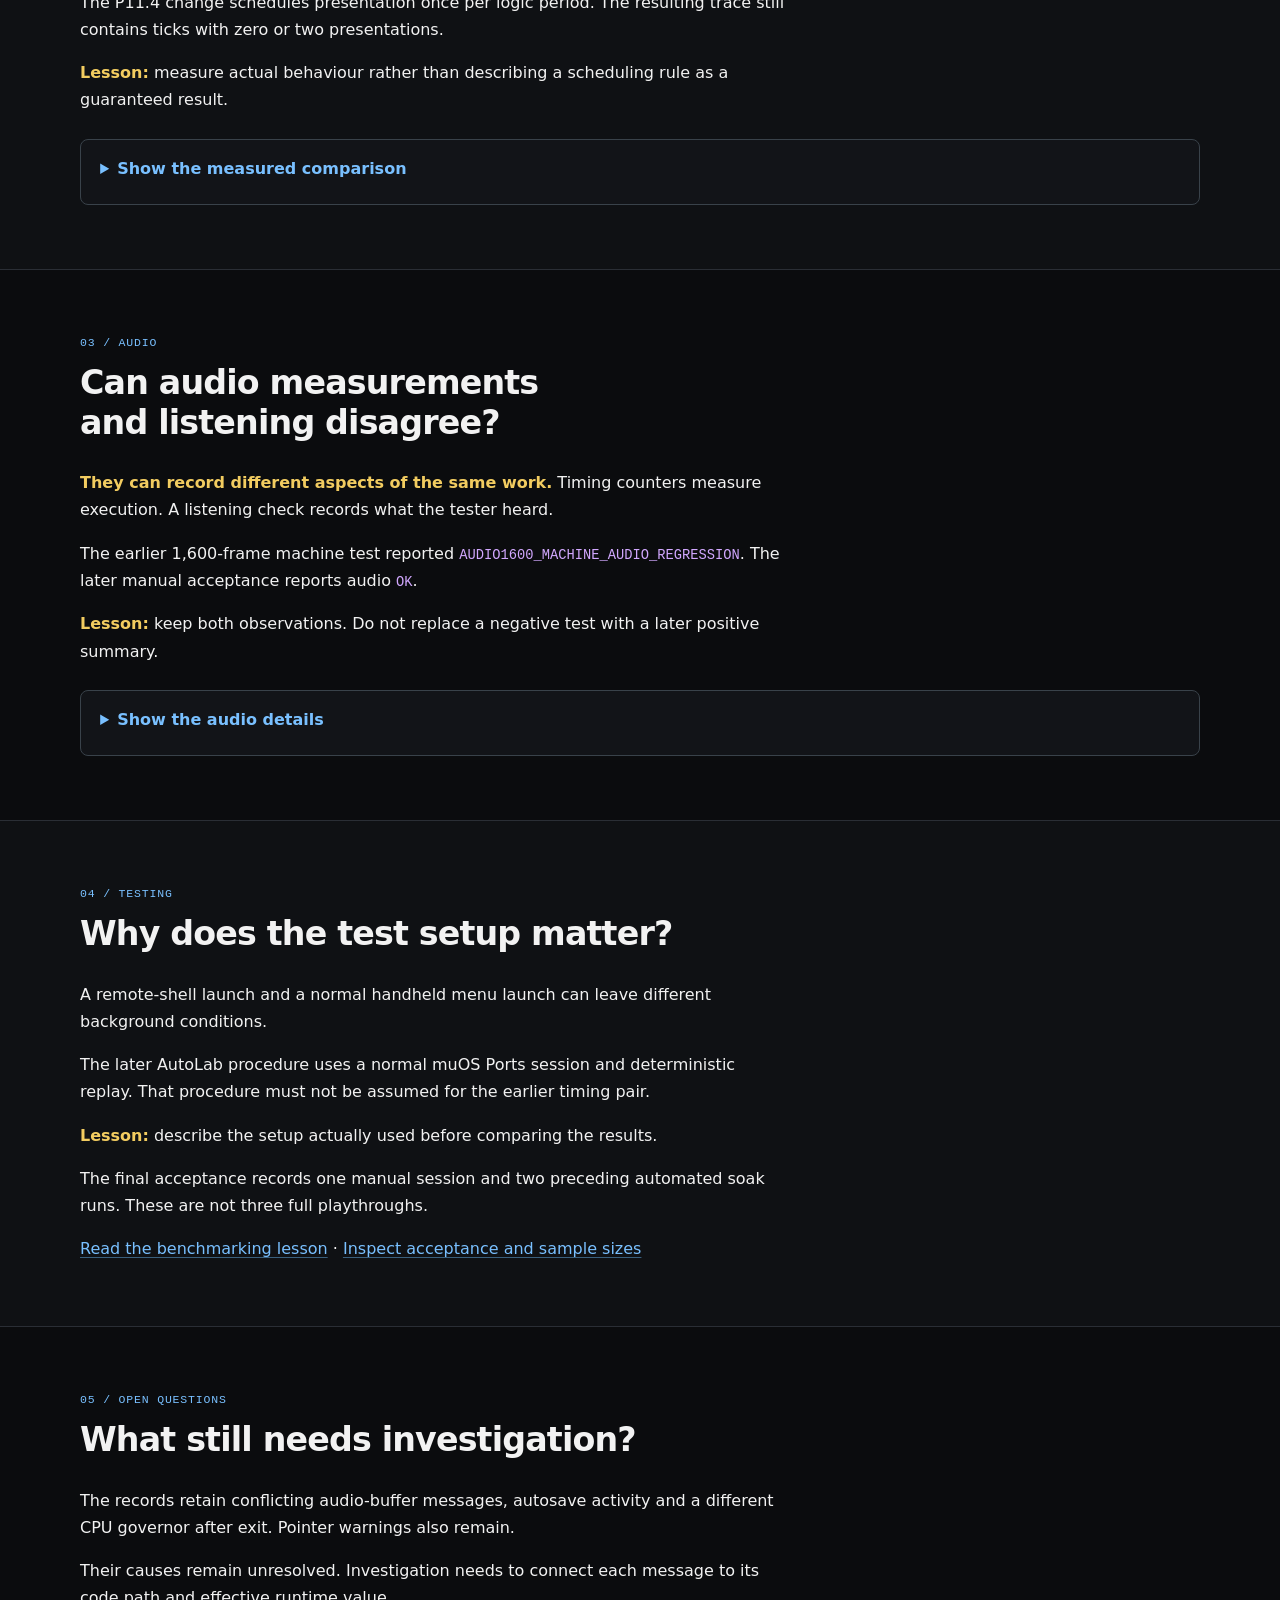
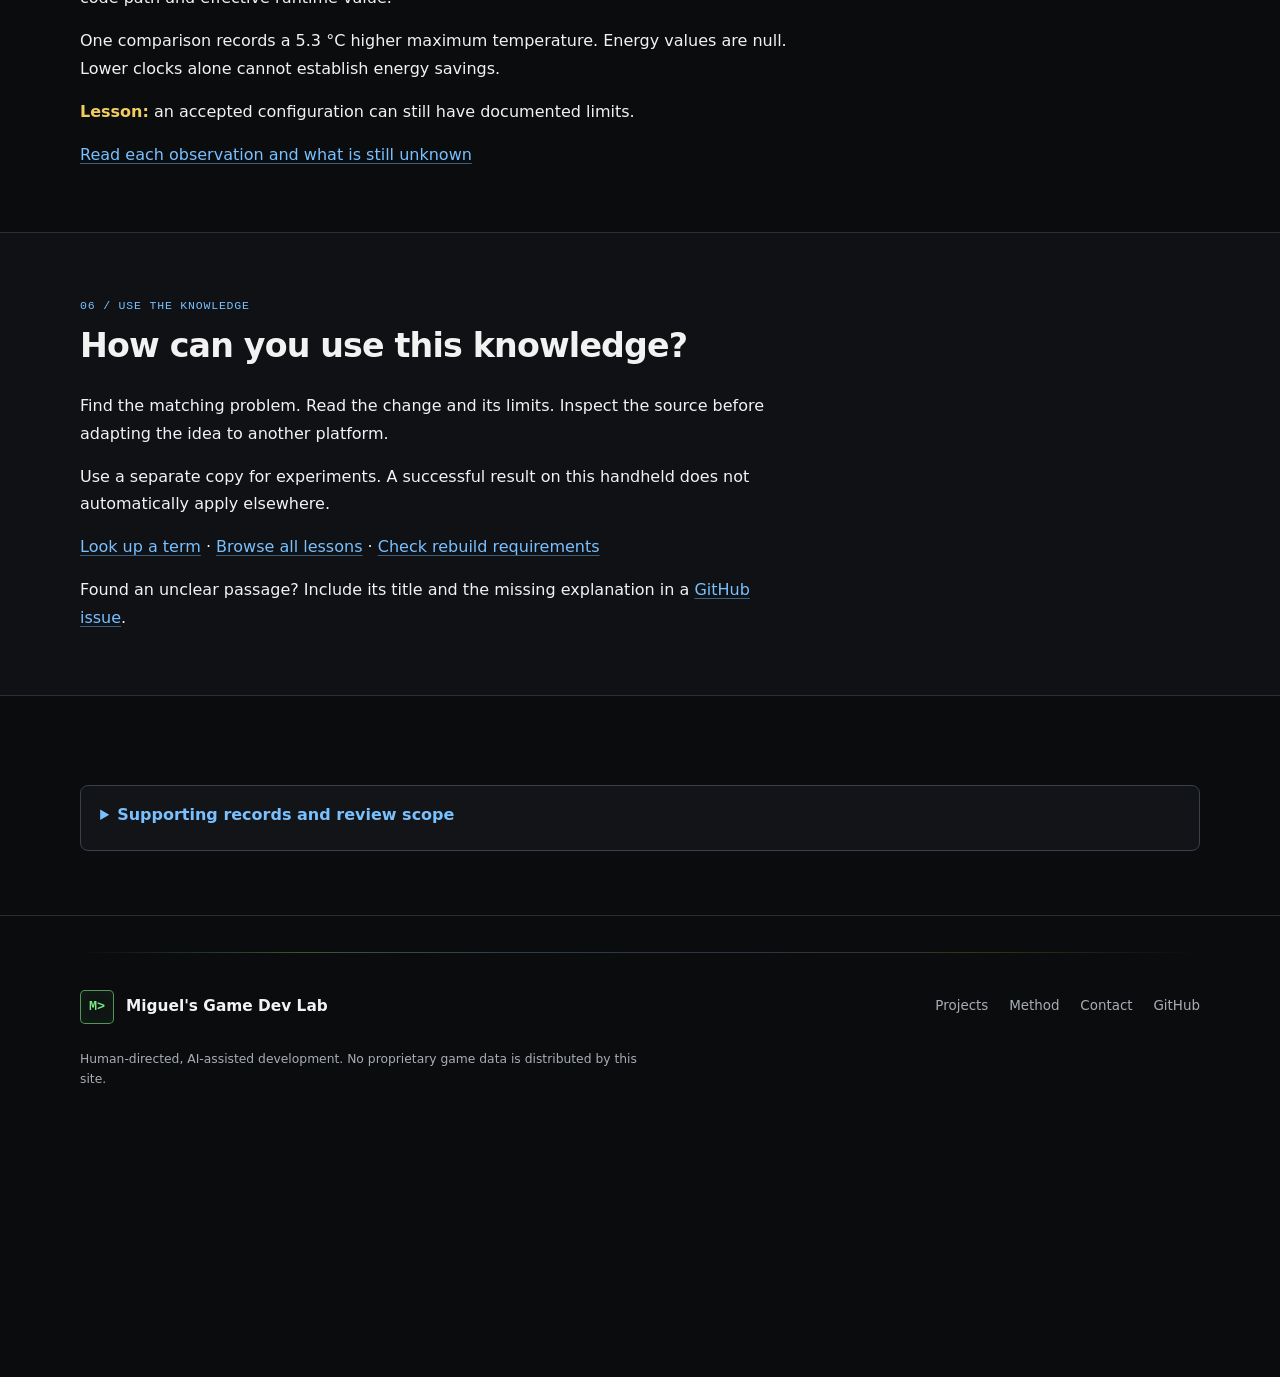
<file: projects/minish-cap-rg34xx/knowledge/index.html>
<!DOCTYPE html>

<html lang="en">
<head>
<meta charset="utf-8"/>
<meta content="width=device-width, initial-scale=1" name="viewport"/>
<meta content="Engineering notes for The Legend of Zelda: The Minish Cap on RG34XX: controls, display timing, audio and documented device tests." name="description"/>
<title>The Legend of Zelda: The Minish Cap — RG34XX port: engineering notes | Miguel's Game Dev Lab</title>
<link href="https://raposomiguel50.github.io/projects/minish-cap-rg34xx/knowledge/" rel="canonical"/>
<meta content="index,follow,max-image-preview:large" name="robots"/>
<meta content="Miguel's Game Dev Lab" property="og:site_name"/>
<meta content="article" property="og:type"/>
<meta content="The Legend of Zelda: The Minish Cap — RG34XX port: engineering notes | Miguel's Game Dev Lab" property="og:title"/>
<meta content="Engineering notes for The Legend of Zelda: The Minish Cap on RG34XX: controls, display timing, audio and documented device tests." property="og:description"/>
<meta content="https://raposomiguel50.github.io/projects/minish-cap-rg34xx/knowledge/" property="og:url"/>
<link href="/assets/css/site.css?v=20260909" rel="stylesheet"/><meta content="The Legend of Zelda: The Minish Cap — RG34XX port: engineering notes | Miguel's Game Dev Lab" name="twitter:title"/><meta content="Engineering notes for The Legend of Zelda: The Minish Cap on RG34XX: controls, display timing, audio and documented device tests." name="twitter:description"/><script type="application/ld+json">{
  "@context": "https://schema.org",
  "@type": "TechArticle",
  "headline": "The Legend of Zelda: The Minish Cap — RG34XX port: engineering notes",
  "url": "https://raposomiguel50.github.io/projects/minish-cap-rg34xx/knowledge/",
  "dateModified": "2026-09-09",
  "about": {
    "@type": "SoftwareSourceCode",
    "name": "The Legend of Zelda: The Minish Cap — Native port for RG34XX",
    "codeRepository": "https://github.com/raposomiguel50/minish-cap-rg34xx"
  }
}</script></head>
<body class="project-page">
<a class="skip-link" href="#top">Skip to content</a>
<header class="site-header"><div class="container nav-wrap"><a aria-label="Miguel's Game Dev Lab home" class="brand" href="/"><span aria-hidden="true" class="brand-mark">M&gt;</span><span>Miguel's Game Dev Lab</span></a><nav aria-label="Primary navigation" class="global-nav"><a href="/">Home</a><a aria-current="page" href="/#projects">Projects</a><a href="/coverage/">Coverage</a><a href="/method/">Method</a><a href="/#contact">Contact</a></nav></div></header>
<main id="top" tabindex="-1">
<section class="project-hero"><div class="container">
<p class="breadcrumbs"><a href="/">Home</a><span aria-hidden="true">/</span><a href="/#projects">Projects</a><span aria-hidden="true">/</span><a href="/projects/minish-cap-rg34xx/">The Legend of Zelda: The Minish Cap — Native port for RG34XX</a></p>
<p class="eyebrow">RG34XX / muOS <span aria-hidden="true">·</span> ENGINEERING NOTES</p><h1>Engineering notes — RG34XX port</h1>
<p class="project-lede">How do you adapt a game to a handheld without changing its identity? Explore controls, presentation timing and the tests behind the choices.</p>
<p>Start with a topic below. The source files and full measurements are one level deeper.</p>
<div class="hero-actions"><a class="button" href="#timing">Understand frame timing</a><a class="button button-secondary" href="https://github.com/raposomiguel50/minish-cap-rg34xx/blob/main/docs/KNOWLEDGE_BASE.md">Browse engineering lessons</a></div>
</div></section><nav aria-label="Project navigation" class="project-tabs"><div class="container"><a href="/projects/minish-cap-rg34xx/">Overview</a><a aria-current="page" href="/projects/minish-cap-rg34xx/knowledge/">Engineering notes</a><a href="/projects/minish-cap-rg34xx/reproduce/">Reconstruction</a><a href="https://github.com/raposomiguel50/minish-cap-rg34xx">Source</a></div></nav><nav aria-label="On this page" class="project-section-nav" id="project-index"><div class="container"><p class="section-kicker">ON THIS PAGE</p><div class="project-section-links"><a href="#philosophy"><span aria-hidden="true">01</span>Controls</a><a href="#timing"><span aria-hidden="true">02</span>Timing</a><a href="#audio"><span aria-hidden="true">03</span>Audio</a><a href="#benchmarking"><span aria-hidden="true">04</span>Testing</a><a href="#negative"><span aria-hidden="true">05</span>Open questions</a><a href="#publication"><span aria-hidden="true">06</span>Use the knowledge</a><a href="#references"><span aria-hidden="true">07</span>Sources</a></div></div></nav>
<section class="section project-section" id="philosophy"><div class="container">
<div class="section-title-row"><div><p class="section-kicker">01 / CONTROLS</p><h2>How are port settings kept separate from gameplay?</h2></div></div>
<p><strong>The reference keeps port instructions off the game image.</strong> Settings remain available through <code>MENU+R2</code>; <code>MENU+L2</code> returns to muOS.</p>
<p>The GBA controls stay assigned to gameplay. These additional shortcuts use the handheld's extra controls, rather than repurposing the game's buttons.</p>
<p><strong>Lesson:</strong> make platform functions accessible without making them part of the game's presentation. The player can reach settings when needed while the gameplay image stays clear.</p>
<p><a class="inline-link" href="https://github.com/raposomiguel50/minish-cap-rg34xx/blob/main/docs/KNOWLEDGE_BASE.md#kb-mc-004">Read the control changes and supporting record</a></p>
</div></section>
<section class="section alt project-section" id="timing"><div class="container">
<div class="section-title-row"><div><p class="section-kicker">02 / TIMING</p><h2>Does a faster screen make the game faster?</h2></div></div>
<p><strong>Not necessarily.</strong> Game logic updates the world. Screen refresh displays images. They do not have to run at the same rate.</p>
<p>This project records game logic near 59.7275 Hz and a screen mode near 119.455 Hz. It does not claim 120 FPS game logic.</p>
<p>The P11.4 change schedules presentation once per logic period. The resulting trace still contains ticks with zero or two presentations.</p>
<p><strong>Lesson:</strong> measure actual behaviour rather than describing a scheduling rule as a guaranteed result.</p>
<details><summary>Show the measured comparison</summary>
<p>The two captures contain 10,203 and 10,449 ticks. Their p95 lateness is 5.790787 and 0.027887 ms.</p>
<p>The p95 is the threshold containing about 95% of values. The largest presentation duration increased from 46.450584 to 60.917250 ms.</p>
<p>There is one capture per variant. Identical scenes and randomised order were not established.</p>
<p><a class="inline-link" href="https://github.com/raposomiguel50/minish-cap-rg34xx/blob/main/docs/VALIDATION.md">Read the full table and measurement definitions</a></p>
</details>
</div></section>
<section class="section project-section" id="audio"><div class="container">
<div class="section-title-row"><div><p class="section-kicker">03 / AUDIO</p><h2>Can audio measurements and listening disagree?</h2></div></div>
<p><strong>They can record different aspects of the same work.</strong> Timing counters measure execution. A listening check records what the tester heard.</p>
<p>The earlier 1,600-frame machine test reported <code>AUDIO1600_MACHINE_AUDIO_REGRESSION</code>. The later manual acceptance reports audio <code>OK</code>.</p>
<p><strong>Lesson:</strong> keep both observations. Do not replace a negative test with a later positive summary.</p>
<details><summary>Show the audio details</summary>
<p>The largest callback gap rose from 62.2 to 168.8 ms. The p95 of each window's maximum audio work fell from 30.79 to 26.53 ms.</p>
<p>The A53 patch changes one enhanced-resampling branch to LINEAR. The <code>gbaAccurate</code> branch retains NEAREST.</p>
<p>The launcher requests 1600 frames but prints 1920. Neither message alone proves the device's effective buffer size.</p>
<p><a class="inline-link" href="https://github.com/raposomiguel50/minish-cap-rg34xx/blob/main/docs/VALIDATION.md">Read audio results</a> · <a class="inline-link" href="https://github.com/raposomiguel50/minish-cap-rg34xx/blob/main/docs/AUDIT_SUPPLEMENT_2026-09-07.md#audio-buffer">Read the buffer discrepancy</a></p>
</details>
</div></section>
<section class="section alt project-section" id="benchmarking"><div class="container">
<div class="section-title-row"><div><p class="section-kicker">04 / TESTING</p><h2>Why does the test setup matter?</h2></div></div>
<p>A remote-shell launch and a normal handheld menu launch can leave different background conditions.</p>
<p>The later AutoLab procedure uses a normal muOS Ports session and deterministic replay. That procedure must not be assumed for the earlier timing pair.</p>
<p><strong>Lesson:</strong> describe the setup actually used before comparing the results.</p>
<p>The final acceptance records one manual session and two preceding automated soak runs. These are not three full playthroughs.</p>
<p><a class="inline-link" href="https://github.com/raposomiguel50/minish-cap-rg34xx/blob/main/docs/KNOWLEDGE_BASE.md#kb-mc-008">Read the benchmarking lesson</a> · <a class="inline-link" href="https://github.com/raposomiguel50/minish-cap-rg34xx/blob/main/docs/VALIDATION.md">Inspect acceptance and sample sizes</a></p>
</div></section>
<section class="section project-section" id="negative"><div class="container">
<div class="section-title-row"><div><p class="section-kicker">05 / OPEN QUESTIONS</p><h2>What still needs investigation?</h2></div></div>
<p>The records retain conflicting audio-buffer messages, autosave activity and a different CPU governor after exit. Pointer warnings also remain.</p>
<p>Their causes remain unresolved. Investigation needs to connect each message to its code path and effective runtime value.</p>
<p>One comparison records a 5.3 °C higher maximum temperature. Energy values are null. Lower clocks alone cannot establish energy savings.</p>
<p><strong>Lesson:</strong> an accepted configuration can still have documented limits.</p>
<p><a class="inline-link" href="https://github.com/raposomiguel50/minish-cap-rg34xx/blob/main/docs/AUDIT_SUPPLEMENT_2026-09-07.md">Read each observation and what is still unknown</a></p>
</div></section>
<section class="section alt project-section" id="publication"><div class="container">
<div class="section-title-row"><div><p class="section-kicker">06 / USE THE KNOWLEDGE</p><h2>How can you use this knowledge?</h2></div></div>
<p>Find the matching problem. Read the change and its limits. Inspect the source before adapting the idea to another platform.</p>
<p>Use a separate copy for experiments. A successful result on this handheld does not automatically apply elsewhere.</p>
<p><a class="inline-link" href="https://github.com/raposomiguel50/minish-cap-rg34xx/blob/main/docs/GLOSSARY.md">Look up a term</a> · <a class="inline-link" href="https://github.com/raposomiguel50/minish-cap-rg34xx/blob/main/docs/KNOWLEDGE_BASE.md">Browse all lessons</a> · <a class="inline-link" href="../reproduce/">Check rebuild requirements</a></p>
<p>Found an unclear passage? Include its title and the missing explanation in a <a class="inline-link" href="https://github.com/raposomiguel50/minish-cap-rg34xx/issues">GitHub issue</a>.</p>
</div></section>
<section class="section project-section" id="references"><div class="container">
<details><summary>Supporting records and review scope</summary>
<p>Analysis date: 7 September 2026. Method: reanalysis of archived device sessions.</p>
<p id="source-code"><a class="inline-link" href="https://github.com/raposomiguel50/minish-cap-rg34xx/tree/90fd77a82d579de9460f2de1167a95ec264e57c3">Integration patches and launcher</a></p>
<p id="source-runtime"><a class="inline-link" href="https://github.com/raposomiguel50/minish-cap-rg34xx/tree/e0f8c056bb94e8112a4b142b6addce78c9deb53b/docs/evidence/2026-09-07">Runtime records and log excerpts</a></p>
<p id="source-analysis"><a class="inline-link" href="https://github.com/raposomiguel50/minish-cap-rg34xx/blob/e0f8c056bb94e8112a4b142b6addce78c9deb53b/docs/evidence/2026-09-07/REANALYSIS.json">Timing and monitor calculations</a></p>
<p id="source-workflow"><a class="inline-link" href="https://github.com/raposomiguel50/minish-cap-rg34xx/tree/5c306562615b1595ed49c7388dc768c8348b1296/docs/evidence/2026-09-07">Dated workflow notes</a></p>
<p>Full raw traces remain in the private archive. The public extract supports inspection, but not every numerical recalculation.</p>
</details>
</div></section>
</main>
<footer class="site-footer"><div class="container"><div class="footer-top"><a class="brand" href="/"><span aria-hidden="true" class="brand-mark">M&gt;</span><span>Miguel's Game Dev Lab</span></a><nav aria-label="Footer navigation"><a href="/#projects">Projects</a><a href="/method/">Method</a><a href="/#contact">Contact</a><a href="https://github.com/raposomiguel50">GitHub</a></nav></div><p class="legal">Human-directed, AI-assisted development. No proprietary game data is distributed by this site.</p></div></footer>
<script defer="" src="/assets/js/music-player.js"></script>
</body>
</html>
</file>
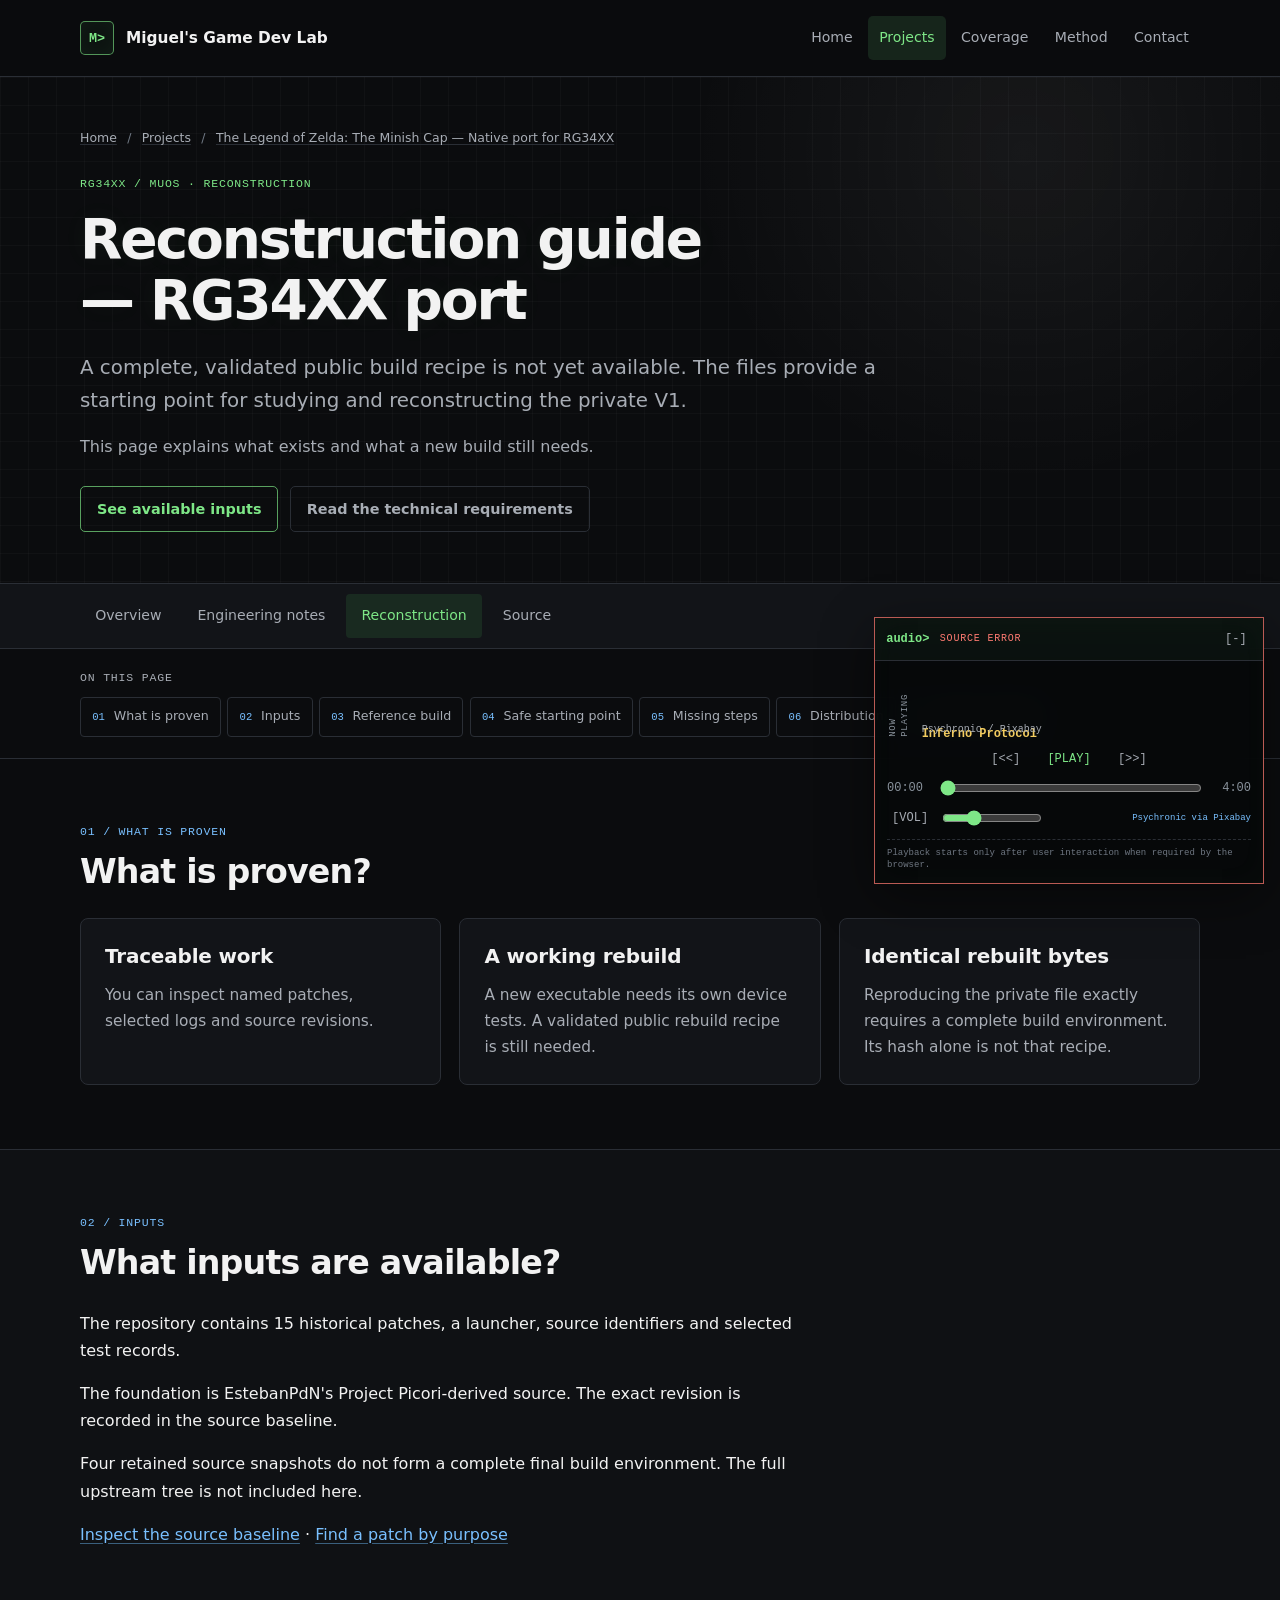
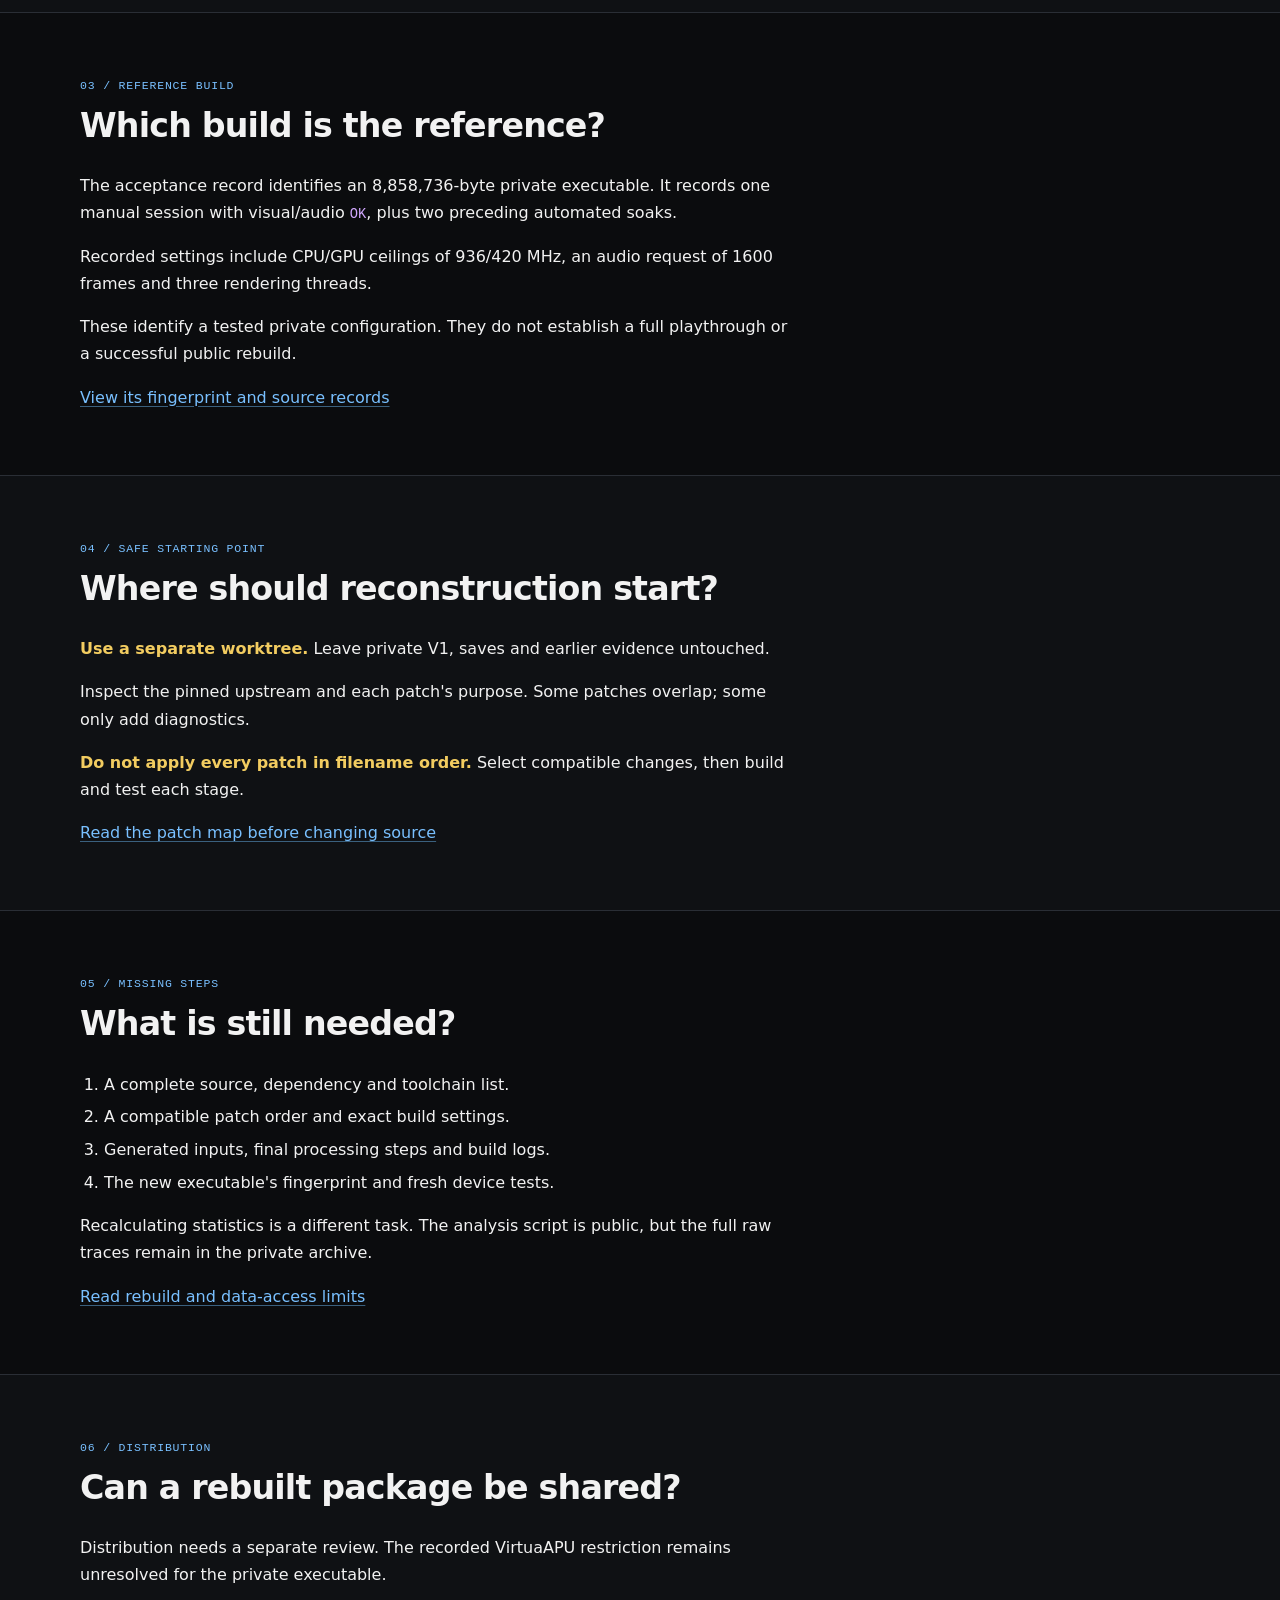
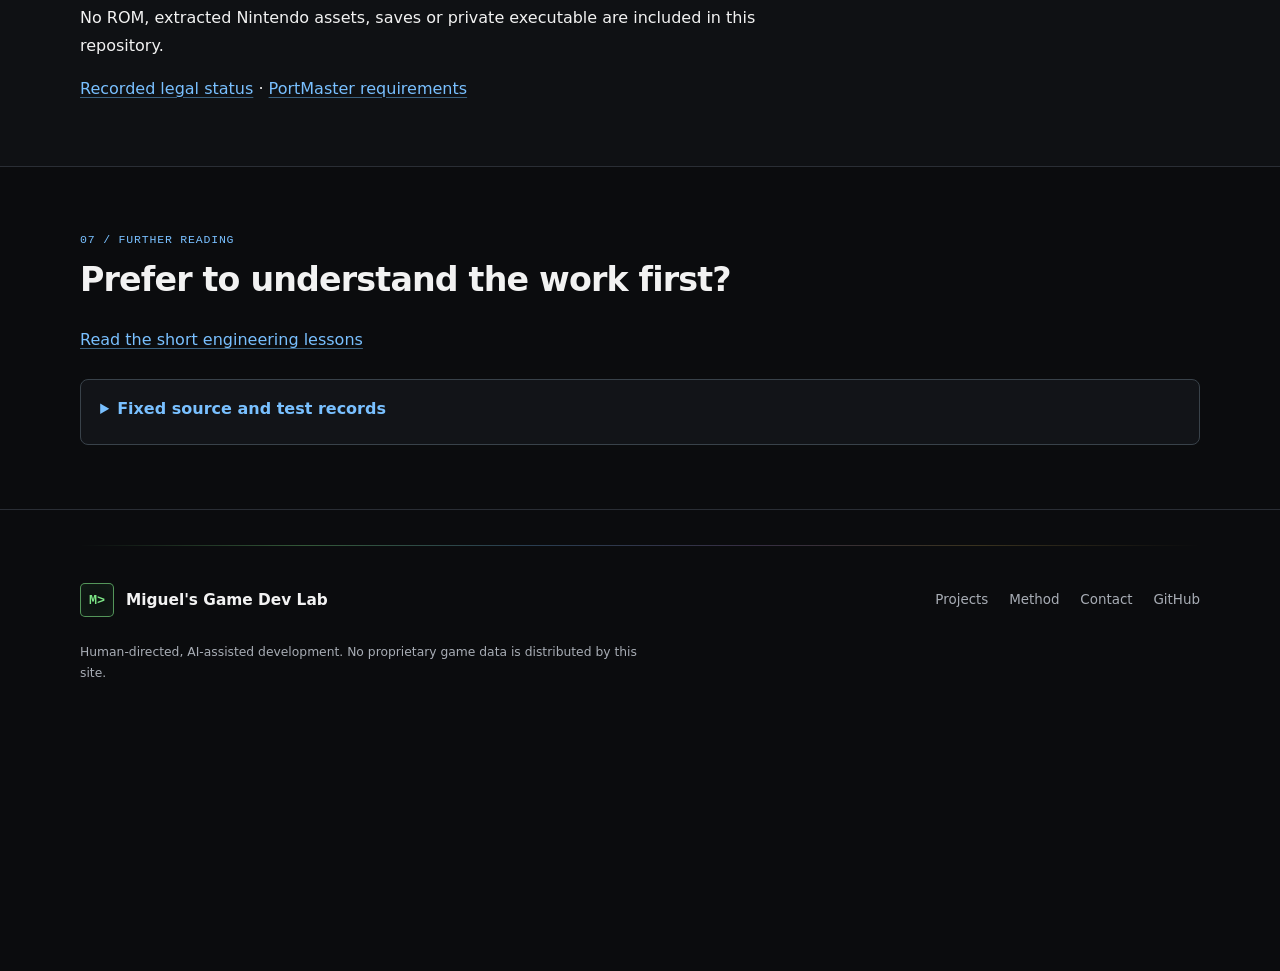
<file: projects/minish-cap-rg34xx/reproduce/index.html>
<!DOCTYPE html>

<html lang="en">
<head>
<meta charset="utf-8"/>
<meta content="width=device-width, initial-scale=1" name="viewport"/>
<meta content="Reconstruction guide for The Legend of Zelda: The Minish Cap on RG34XX. Available source, historical patches, reference build and remaining requirements." name="description"/>
<title>The Legend of Zelda: The Minish Cap — RG34XX port: reconstruction guide | Miguel's Game Dev Lab</title>
<link href="https://raposomiguel50.github.io/projects/minish-cap-rg34xx/reproduce/" rel="canonical"/>
<meta content="index,follow,max-image-preview:large" name="robots"/>
<meta content="Miguel's Game Dev Lab" property="og:site_name"/>
<meta content="article" property="og:type"/>
<meta content="The Legend of Zelda: The Minish Cap — RG34XX port: reconstruction guide | Miguel's Game Dev Lab" property="og:title"/>
<meta content="Reconstruction guide for The Legend of Zelda: The Minish Cap on RG34XX. Available source, historical patches, reference build and remaining requirements." property="og:description"/>
<meta content="https://raposomiguel50.github.io/projects/minish-cap-rg34xx/reproduce/" property="og:url"/>
<link href="/assets/css/site.css?v=20260909" rel="stylesheet"/><meta content="The Legend of Zelda: The Minish Cap — RG34XX port: reconstruction guide | Miguel's Game Dev Lab" name="twitter:title"/><meta content="Reconstruction guide for The Legend of Zelda: The Minish Cap on RG34XX. Available source, historical patches, reference build and remaining requirements." name="twitter:description"/><script type="application/ld+json">{
  "@context": "https://schema.org",
  "@type": "TechArticle",
  "headline": "The Legend of Zelda: The Minish Cap — RG34XX port: reconstruction guide",
  "url": "https://raposomiguel50.github.io/projects/minish-cap-rg34xx/reproduce/",
  "dateModified": "2026-09-09",
  "about": {
    "@type": "SoftwareSourceCode",
    "name": "The Legend of Zelda: The Minish Cap — Native port for RG34XX",
    "codeRepository": "https://github.com/raposomiguel50/minish-cap-rg34xx"
  }
}</script></head>
<body class="project-page">
<a class="skip-link" href="#top">Skip to content</a>
<header class="site-header"><div class="container nav-wrap"><a aria-label="Miguel's Game Dev Lab home" class="brand" href="/"><span aria-hidden="true" class="brand-mark">M&gt;</span><span>Miguel's Game Dev Lab</span></a><nav aria-label="Primary navigation" class="global-nav"><a href="/">Home</a><a aria-current="page" href="/#projects">Projects</a><a href="/coverage/">Coverage</a><a href="/method/">Method</a><a href="/#contact">Contact</a></nav></div></header>
<main id="top" tabindex="-1">
<section class="project-hero"><div class="container">
<p class="breadcrumbs"><a href="/">Home</a><span aria-hidden="true">/</span><a href="/#projects">Projects</a><span aria-hidden="true">/</span><a href="/projects/minish-cap-rg34xx/">The Legend of Zelda: The Minish Cap — Native port for RG34XX</a></p>
<p class="eyebrow">RG34XX / muOS <span aria-hidden="true">·</span> RECONSTRUCTION</p><h1>Reconstruction guide — RG34XX port</h1>
<p class="project-lede">A complete, validated public build recipe is not yet available. The files provide a starting point for studying and reconstructing the private V1.</p>
<p>This page explains what exists and what a new build still needs.</p>
<div class="hero-actions"><a class="button" href="#baseline">See available inputs</a><a class="button button-secondary" href="https://github.com/raposomiguel50/minish-cap-rg34xx/blob/main/docs/REPRODUCTION.md">Read the technical requirements</a></div>
</div></section><nav aria-label="Project navigation" class="project-tabs"><div class="container"><a href="/projects/minish-cap-rg34xx/">Overview</a><a href="/projects/minish-cap-rg34xx/knowledge/">Engineering notes</a><a aria-current="page" href="/projects/minish-cap-rg34xx/reproduce/">Reconstruction</a><a href="https://github.com/raposomiguel50/minish-cap-rg34xx">Source</a></div></nav><nav aria-label="On this page" class="project-section-nav" id="project-index"><div class="container"><p class="section-kicker">ON THIS PAGE</p><div class="project-section-links"><a href="#claims"><span aria-hidden="true">01</span>What is proven</a><a href="#baseline"><span aria-hidden="true">02</span>Inputs</a><a href="#v1"><span aria-hidden="true">03</span>Reference build</a><a href="#start"><span aria-hidden="true">04</span>Safe starting point</a><a href="#gates"><span aria-hidden="true">05</span>Missing steps</a><a href="#license"><span aria-hidden="true">06</span>Distribution</a><a href="#references"><span aria-hidden="true">07</span>Further reading</a></div></div></nav>
<section class="section project-section" id="claims"><div class="container">
<div class="section-title-row"><div><p class="section-kicker">01 / WHAT IS PROVEN</p><h2>What is proven?</h2></div></div>
<div class="content-grid" data-columns="3"><div class="content-card"><h3>Traceable work</h3><p>You can inspect named patches, selected logs and source revisions.</p></div><div class="content-card"><h3>A working rebuild</h3><p>A new executable needs its own device tests. A validated public rebuild recipe is still needed.</p></div><div class="content-card"><h3>Identical rebuilt bytes</h3><p>Reproducing the private file exactly requires a complete build environment. Its hash alone is not that recipe.</p></div></div>
</div></section>
<section class="section alt project-section" id="baseline"><div class="container">
<div class="section-title-row"><div><p class="section-kicker">02 / INPUTS</p><h2>What inputs are available?</h2></div></div>
<p>The repository contains 15 historical patches, a launcher, source identifiers and selected test records.</p>
<p>The foundation is EstebanPdN's Project Picori-derived source. The exact revision is recorded in the source baseline.</p>
<p>Four retained source snapshots do not form a complete final build environment. The full upstream tree is not included here.</p>
<p><a class="inline-link" href="https://github.com/raposomiguel50/minish-cap-rg34xx/blob/main/SOURCE_BASELINE.json">Inspect the source baseline</a> · <a class="inline-link" href="https://github.com/raposomiguel50/minish-cap-rg34xx/blob/main/docs/PATCH_SERIES.md">Find a patch by purpose</a></p>
</div></section>
<section class="section project-section" id="v1"><div class="container">
<div class="section-title-row"><div><p class="section-kicker">03 / REFERENCE BUILD</p><h2>Which build is the reference?</h2></div></div>
<p>The acceptance record identifies an 8,858,736-byte private executable. It records one manual session with visual/audio <code>OK</code>, plus two preceding automated soaks.</p>
<p>Recorded settings include CPU/GPU ceilings of 936/420 MHz, an audio request of 1600 frames and three rendering threads.</p>
<p>These identify a tested private configuration. They do not establish a full playthrough or a successful public rebuild.</p>
<p><a class="inline-link" href="https://github.com/raposomiguel50/minish-cap-rg34xx/blob/main/docs/REPRODUCTION.md#what-identifies-private-v1">View its fingerprint and source records</a></p>
</div></section>
<section class="section alt project-section" id="start"><div class="container">
<div class="section-title-row"><div><p class="section-kicker">04 / SAFE STARTING POINT</p><h2>Where should reconstruction start?</h2></div></div>
<p><strong>Use a separate worktree.</strong> Leave private V1, saves and earlier evidence untouched.</p>
<p>Inspect the pinned upstream and each patch's purpose. Some patches overlap; some only add diagnostics.</p>
<p><strong>Do not apply every patch in filename order.</strong> Select compatible changes, then build and test each stage.</p>
<p><a class="inline-link" href="https://github.com/raposomiguel50/minish-cap-rg34xx/blob/main/docs/PATCH_SERIES.md">Read the patch map before changing source</a></p>
</div></section>
<section class="section project-section" id="gates"><div class="container">
<div class="section-title-row"><div><p class="section-kicker">05 / MISSING STEPS</p><h2>What is still needed?</h2></div></div>
<ol>
<li>A complete source, dependency and toolchain list.</li>
<li>A compatible patch order and exact build settings.</li>
<li>Generated inputs, final processing steps and build logs.</li>
<li>The new executable's fingerprint and fresh device tests.</li>
</ol>
<p>Recalculating statistics is a different task. The analysis script is public, but the full raw traces remain in the private archive.</p>
<p><a class="inline-link" href="https://github.com/raposomiguel50/minish-cap-rg34xx/blob/main/docs/REPRODUCTION.md">Read rebuild and data-access limits</a></p>
</div></section>
<section class="section alt project-section" id="license"><div class="container">
<div class="section-title-row"><div><p class="section-kicker">06 / DISTRIBUTION</p><h2>Can a rebuilt package be shared?</h2></div></div>
<p>Distribution needs a separate review. The recorded VirtuaAPU restriction remains unresolved for the private executable.</p>
<p>No ROM, extracted Nintendo assets, saves or private executable are included in this repository.</p>
<p><a class="inline-link" href="https://github.com/raposomiguel50/minish-cap-rg34xx/blob/main/docs/LEGAL_STATUS.md">Recorded legal status</a> · <a class="inline-link" href="https://github.com/raposomiguel50/minish-cap-rg34xx/blob/main/docs/PORTMASTER_STATUS.md">PortMaster requirements</a></p>
</div></section>
<section class="section project-section" id="references"><div class="container">
<div class="section-heading"><p class="section-kicker">07 / FURTHER READING</p><h2>Prefer to understand the work first?</h2></div>
<p><a class="inline-link" href="../knowledge/">Read the short engineering lessons</a></p>
<details><summary>Fixed source and test records</summary>
<p id="source-code"><a class="inline-link" href="https://github.com/raposomiguel50/minish-cap-rg34xx/tree/90fd77a82d579de9460f2de1167a95ec264e57c3">Integration source and launcher</a></p>
<p id="source-runtime"><a class="inline-link" href="https://github.com/raposomiguel50/minish-cap-rg34xx/tree/e0f8c056bb94e8112a4b142b6addce78c9deb53b/docs/evidence/2026-09-07">Archived runtime records</a></p>
</details>
</div></section>
</main>
<footer class="site-footer"><div class="container"><div class="footer-top"><a class="brand" href="/"><span aria-hidden="true" class="brand-mark">M&gt;</span><span>Miguel's Game Dev Lab</span></a><nav aria-label="Footer navigation"><a href="/#projects">Projects</a><a href="/method/">Method</a><a href="/#contact">Contact</a><a href="https://github.com/raposomiguel50">GitHub</a></nav></div><p class="legal">Human-directed, AI-assisted development. No proprietary game data is distributed by this site.</p></div></footer>
<script defer="" src="/assets/js/music-player.js"></script>
</body>
</html>
</file>
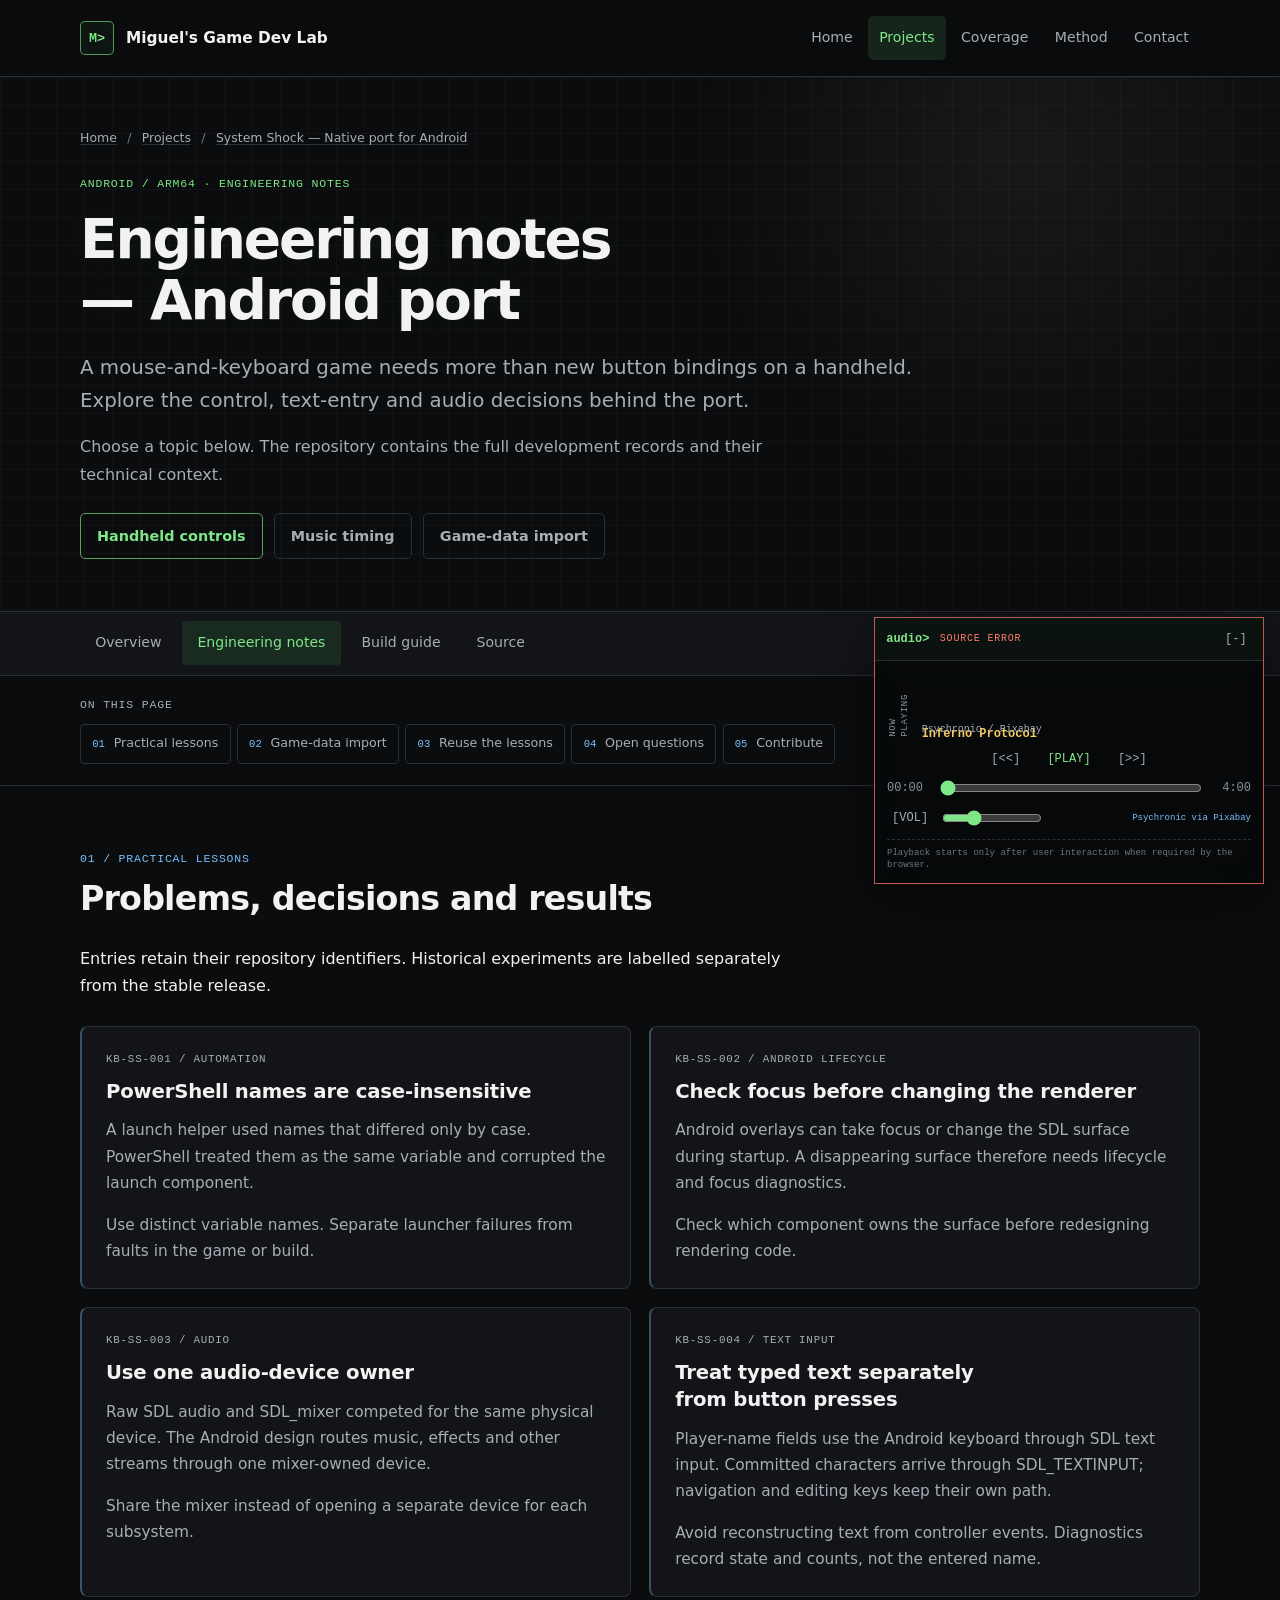
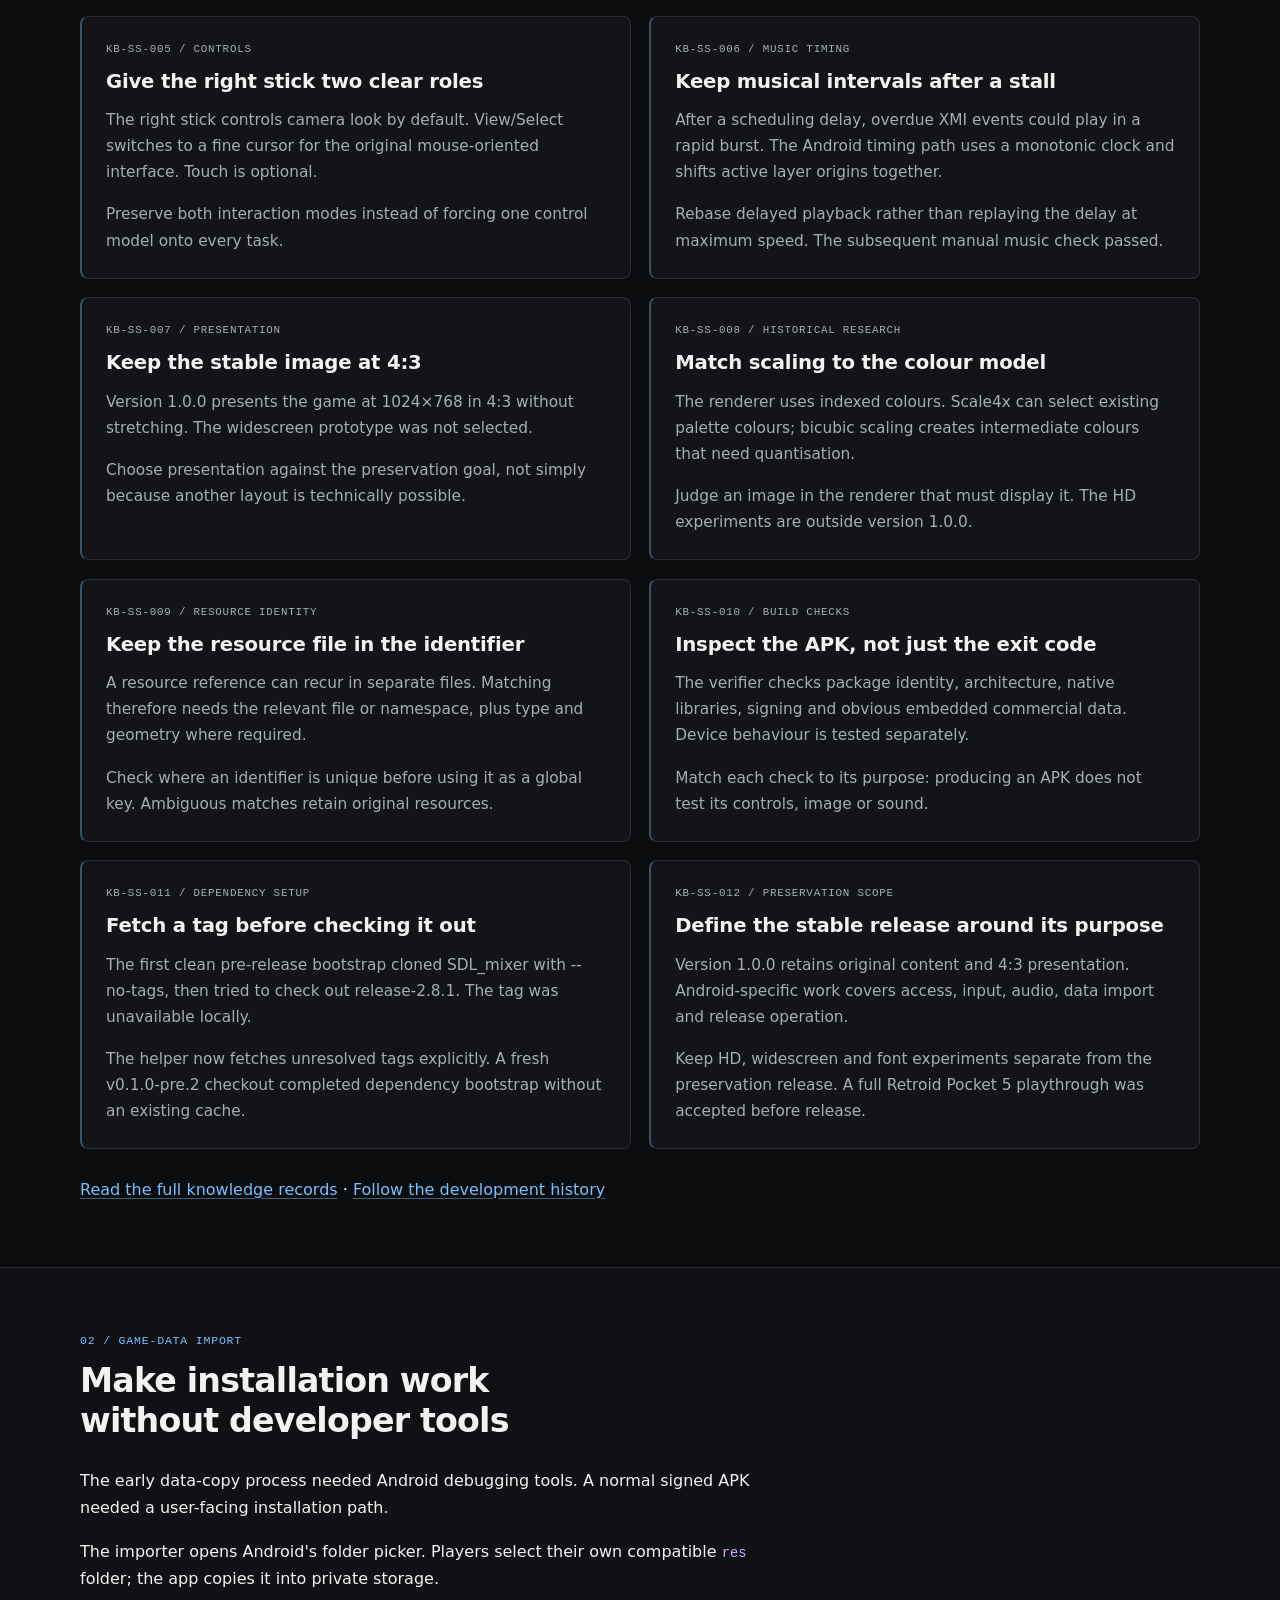
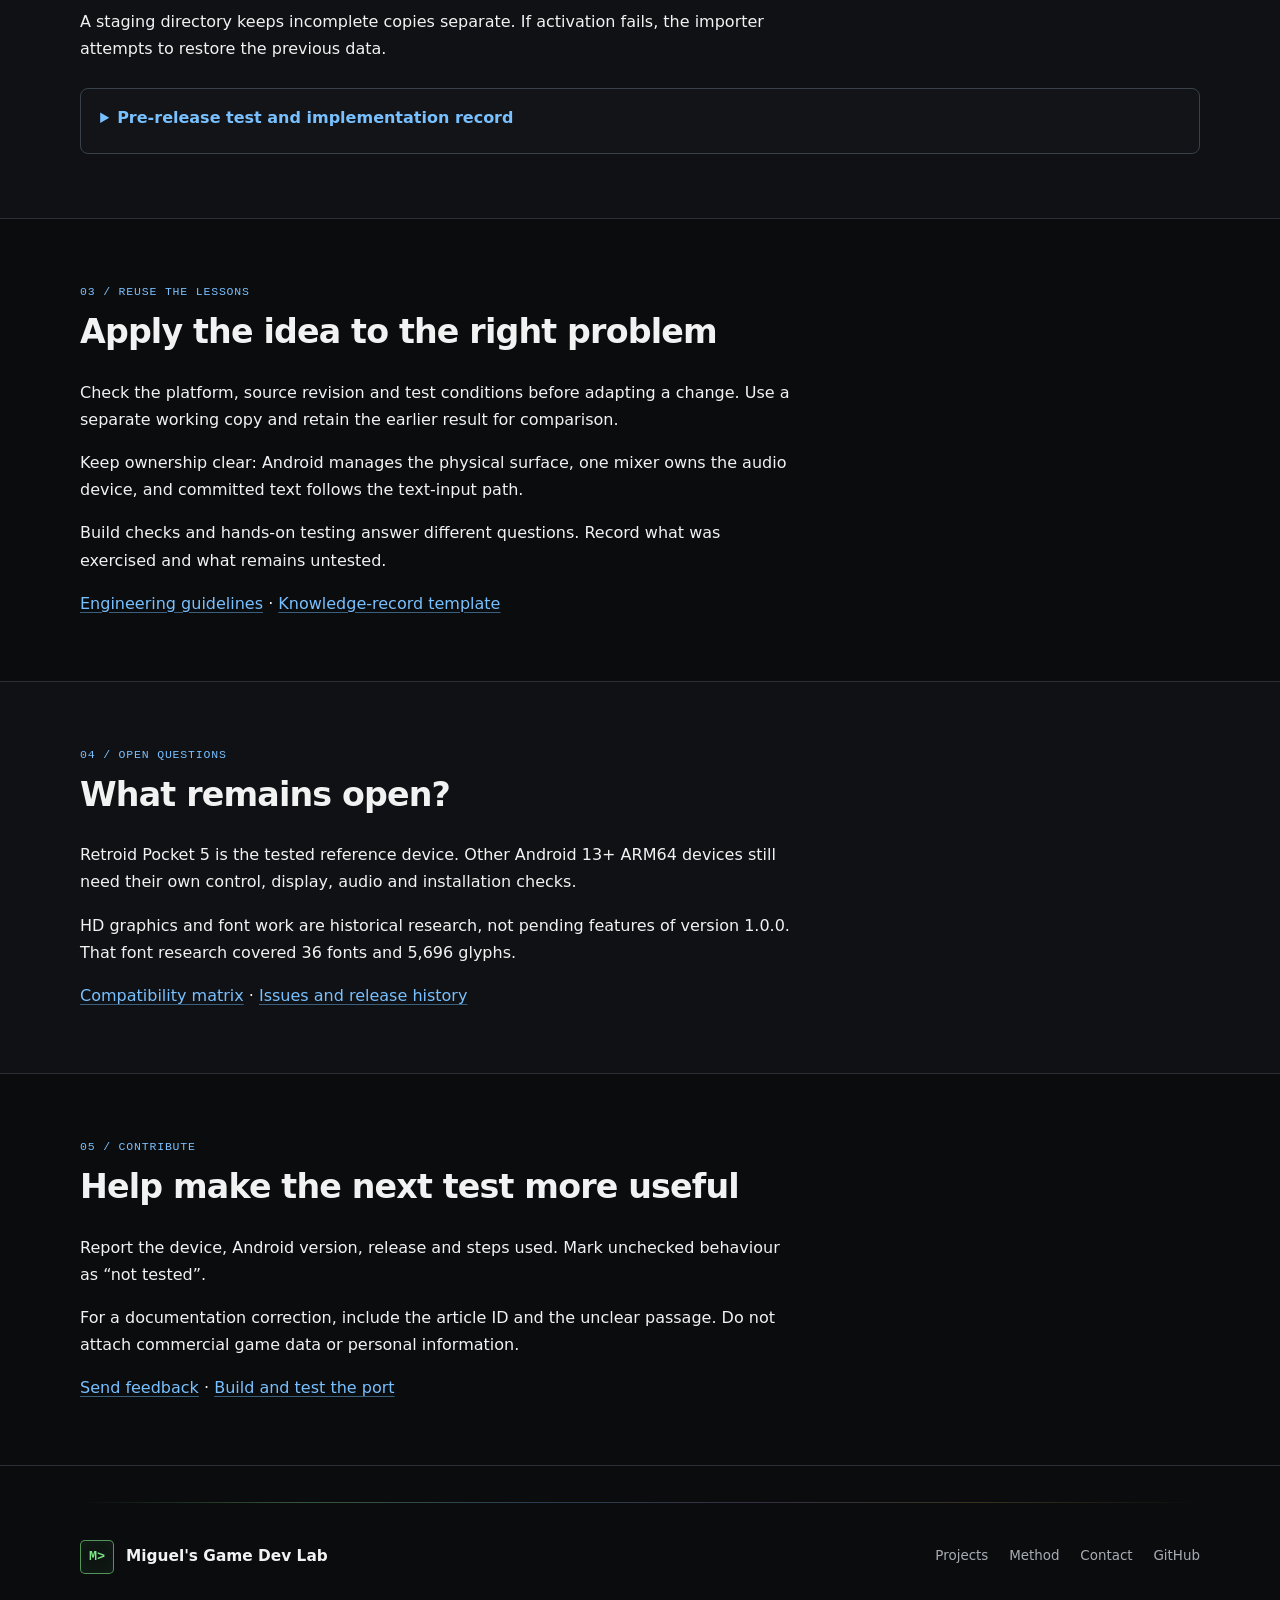
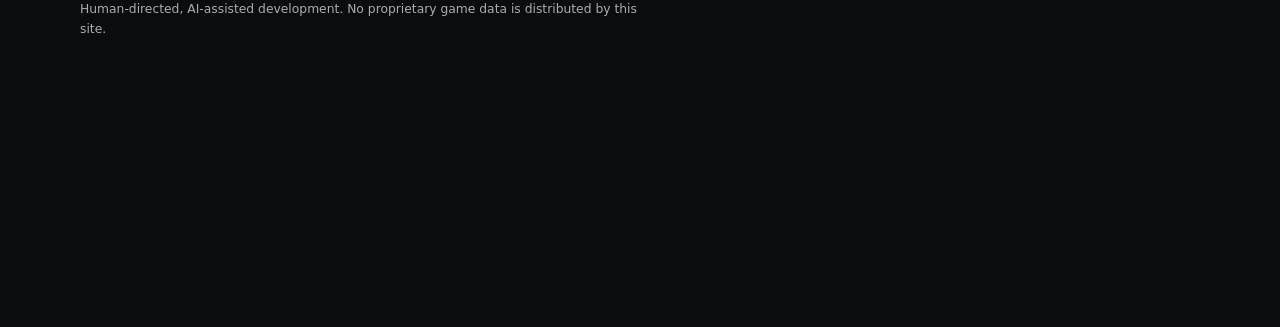
<file: projects/system-shock-android/knowledge/index.html>
<!DOCTYPE html>

<html lang="en">
<head>
<meta charset="utf-8"/>
<meta content="width=device-width, initial-scale=1" name="viewport"/>
<meta content="Engineering notes from System Shock — Android: handheld controls, audio timing, text entry, game-data import and the tests behind the integration." name="description"/>
<title>System Shock — Android port: engineering notes | Miguel's Game Dev Lab</title>
<!-- SEO metadata -->
<link href="https://raposomiguel50.github.io/projects/system-shock-android/knowledge/" rel="canonical"/>
<meta content="index,follow,max-image-preview:large" name="robots"/>
<meta content="Miguel's Game Dev Lab" property="og:site_name"/>
<meta content="article" property="og:type"/>
<meta content="System Shock — Android port: engineering notes | Miguel's Game Dev Lab" property="og:title"/>
<meta content="Engineering notes from System Shock — Android: handheld controls, audio timing, text entry, game-data import and the tests behind the integration." property="og:description"/>
<meta content="https://raposomiguel50.github.io/projects/system-shock-android/knowledge/" property="og:url"/>
<meta content="summary" name="twitter:card"/>
<meta content="System Shock — Android port: engineering notes | Miguel's Game Dev Lab" name="twitter:title"/>
<meta content="Engineering notes from System Shock — Android: handheld controls, audio timing, text entry, game-data import and the tests behind the integration." name="twitter:description"/>
<script type="application/ld+json">{
  "@context": "https://schema.org",
  "@type": "TechArticle",
  "headline": "System Shock — Android port: engineering notes",
  "description": "Resolved problems, open concerns, failed experiments, standards and reusable engineering lessons from the System Shock Android port.",
  "url": "https://raposomiguel50.github.io/projects/system-shock-android/knowledge/",
  "mainEntityOfPage": "https://raposomiguel50.github.io/projects/system-shock-android/knowledge/",
  "dateModified": "2026-09-09",
  "author": {
    "@type": "Person",
    "name": "Miguel Raposo",
    "url": "https://raposomiguel50.github.io/"
  },
  "about": {
    "@type": "SoftwareSourceCode",
    "name": "System Shock — Native port for Android",
    "url": "https://raposomiguel50.github.io/projects/system-shock-android/"
  }
}</script>
<!-- /SEO metadata -->


<link href="/assets/css/site.css?v=20260909" rel="stylesheet"/></head>
<body class="project-page">
<a class="skip-link" href="#top">Skip to content</a>
<header class="site-header"><div class="container nav-wrap"><a aria-label="Miguel's Game Dev Lab home" class="brand" href="/"><span aria-hidden="true" class="brand-mark">M&gt;</span><span>Miguel's Game Dev Lab</span></a><nav aria-label="Primary navigation" class="global-nav"><a href="/">Home</a><a aria-current="page" href="/#projects">Projects</a><a href="/coverage/">Coverage</a><a href="/method/">Method</a><a href="/#contact">Contact</a></nav></div></header>
<main id="top" tabindex="-1">
<section class="project-hero"><div class="container">
<p class="breadcrumbs"><a href="/">Home</a><span aria-hidden="true">/</span><a href="/#projects">Projects</a><span aria-hidden="true">/</span><a href="/projects/system-shock-android/">System Shock — Native port for Android</a></p>
<p class="eyebrow">ANDROID / ARM64 <span aria-hidden="true">·</span> ENGINEERING NOTES</p><h1>Engineering notes — Android port</h1>
<p class="project-lede">A mouse-and-keyboard game needs more than new button bindings on a handheld. Explore the control, text-entry and audio decisions behind the port.</p>
<p>Choose a topic below. The repository contains the full development records and their technical context.</p>
<div class="hero-actions"><a class="button" href="#kb-ss-005">Handheld controls</a><a class="button button-secondary" href="#kb-ss-006">Music timing</a><a class="button button-secondary" href="#rel-ss-004">Game-data import</a></div>
</div></section><nav aria-label="Project navigation" class="project-tabs"><div class="container"><a href="/projects/system-shock-android/">Overview</a><a aria-current="page" href="/projects/system-shock-android/knowledge/">Engineering notes</a><a href="/projects/system-shock-android/reproduce/">Build guide</a><a href="https://github.com/raposomiguel50/system-shock-android">Source</a></div></nav><nav aria-label="On this page" class="project-section-nav" id="project-index"><div class="container"><p class="section-kicker">ON THIS PAGE</p><div class="project-section-links"><a href="#records"><span aria-hidden="true">01</span>Practical lessons</a><a href="#rel-ss-004"><span aria-hidden="true">02</span>Game-data import</a><a href="#standards"><span aria-hidden="true">03</span>Reuse the lessons</a><a href="#open"><span aria-hidden="true">04</span>Open questions</a><a href="#contribute"><span aria-hidden="true">05</span>Contribute</a></div></div></nav>
<section class="section project-section" id="records"><div class="container">
<div class="section-heading"><p class="section-kicker">01 / PRACTICAL LESSONS</p><h2>Problems, decisions and results</h2></div>
<p>Entries retain their repository identifiers. Historical experiments are labelled separately from the stable release.</p>
<div class="content-grid" data-columns="2"><article class="content-card knowledge-card" id="kb-ss-001"><p class="section-kicker">KB-SS-001 / Automation</p><h3>PowerShell names are case-insensitive</h3><p>A launch helper used names that differed only by case. PowerShell treated them as the same variable and corrupted the launch component.</p><p>Use distinct variable names. Separate launcher failures from faults in the game or build.</p></article><article class="content-card knowledge-card" id="kb-ss-002"><p class="section-kicker">KB-SS-002 / Android lifecycle</p><h3>Check focus before changing the renderer</h3><p>Android overlays can take focus or change the SDL surface during startup. A disappearing surface therefore needs lifecycle and focus diagnostics.</p><p>Check which component owns the surface before redesigning rendering code.</p></article><article class="content-card knowledge-card" id="kb-ss-003"><p class="section-kicker">KB-SS-003 / Audio</p><h3>Use one audio-device owner</h3><p>Raw SDL audio and SDL_mixer competed for the same physical device. The Android design routes music, effects and other streams through one mixer-owned device.</p><p>Share the mixer instead of opening a separate device for each subsystem.</p></article><article class="content-card knowledge-card" id="kb-ss-004"><p class="section-kicker">KB-SS-004 / Text input</p><h3>Treat typed text separately from button presses</h3><p>Player-name fields use the Android keyboard through SDL text input. Committed characters arrive through SDL_TEXTINPUT; navigation and editing keys keep their own path.</p><p>Avoid reconstructing text from controller events. Diagnostics record state and counts, not the entered name.</p></article><article class="content-card knowledge-card" id="kb-ss-005"><p class="section-kicker">KB-SS-005 / Controls</p><h3>Give the right stick two clear roles</h3><p>The right stick controls camera look by default. View/Select switches to a fine cursor for the original mouse-oriented interface. Touch is optional.</p><p>Preserve both interaction modes instead of forcing one control model onto every task.</p></article><article class="content-card knowledge-card" id="kb-ss-006"><p class="section-kicker">KB-SS-006 / Music timing</p><h3>Keep musical intervals after a stall</h3><p>After a scheduling delay, overdue XMI events could play in a rapid burst. The Android timing path uses a monotonic clock and shifts active layer origins together.</p><p>Rebase delayed playback rather than replaying the delay at maximum speed. The subsequent manual music check passed.</p></article><article class="content-card knowledge-card" id="kb-ss-007"><p class="section-kicker">KB-SS-007 / Presentation</p><h3>Keep the stable image at 4:3</h3><p>Version 1.0.0 presents the game at 1024×768 in 4:3 without stretching. The widescreen prototype was not selected.</p><p>Choose presentation against the preservation goal, not simply because another layout is technically possible.</p></article><article class="content-card knowledge-card" id="kb-ss-008"><p class="section-kicker">KB-SS-008 / Historical research</p><h3>Match scaling to the colour model</h3><p>The renderer uses indexed colours. Scale4x can select existing palette colours; bicubic scaling creates intermediate colours that need quantisation.</p><p>Judge an image in the renderer that must display it. The HD experiments are outside version 1.0.0.</p></article><article class="content-card knowledge-card" id="kb-ss-009"><p class="section-kicker">KB-SS-009 / Resource identity</p><h3>Keep the resource file in the identifier</h3><p>A resource reference can recur in separate files. Matching therefore needs the relevant file or namespace, plus type and geometry where required.</p><p>Check where an identifier is unique before using it as a global key. Ambiguous matches retain original resources.</p></article><article class="content-card knowledge-card" id="kb-ss-010"><p class="section-kicker">KB-SS-010 / Build checks</p><h3>Inspect the APK, not just the exit code</h3><p>The verifier checks package identity, architecture, native libraries, signing and obvious embedded commercial data. Device behaviour is tested separately.</p><p>Match each check to its purpose: producing an APK does not test its controls, image or sound.</p></article><article class="content-card knowledge-card" id="kb-ss-011"><p class="section-kicker">KB-SS-011 / Dependency setup</p><h3>Fetch a tag before checking it out</h3><p>The first clean pre-release bootstrap cloned SDL_mixer with --no-tags, then tried to check out release-2.8.1. The tag was unavailable locally.</p><p>The helper now fetches unresolved tags explicitly. A fresh v0.1.0-pre.2 checkout completed dependency bootstrap without an existing cache.</p></article><article class="content-card knowledge-card" id="kb-ss-012"><p class="section-kicker">KB-SS-012 / Preservation scope</p><h3>Define the stable release around its purpose</h3><p>Version 1.0.0 retains original content and 4:3 presentation. Android-specific work covers access, input, audio, data import and release operation.</p><p>Keep HD, widescreen and font experiments separate from the preservation release. A full Retroid Pocket 5 playthrough was accepted before release.</p></article></div>
<p><a class="inline-link" href="https://github.com/raposomiguel50/system-shock-android/blob/main/docs/KNOWLEDGE_BASE.md">Read the full knowledge records</a> · <a class="inline-link" href="https://github.com/raposomiguel50/system-shock-android/blob/main/docs/DEVELOPMENT_HISTORY.md">Follow the development history</a></p>
</div></section>
<section class="section alt project-section" id="rel-ss-004"><div class="container">
<div class="section-heading"><p class="section-kicker">02 / GAME-DATA IMPORT</p><h2>Make installation work without developer tools</h2></div>
<p>The early data-copy process needed Android debugging tools. A normal signed APK needed a user-facing installation path.</p>
<p>The importer opens Android's folder picker. Players select their own compatible <code>res</code> folder; the app copies it into private storage.</p>
<p>A staging directory keeps incomplete copies separate. If activation fails, the importer attempts to restore the previous data.</p>
<details><summary>Pre-release test and implementation record</summary>
<p>The pre-release test copied 56 data files and 96 sound files. Its separate non-debuggable QA package launched the game and passed the recorded smoke check.</p>
<p>The test installation was then removed without changing the baseline installation.</p>
<p><a class="inline-link" href="https://github.com/raposomiguel50/system-shock-android/blob/main/docs/KNOWN_ISSUES.md">REL-SS-004: importer record</a> · <a class="inline-link" href="https://github.com/raposomiguel50/system-shock-android/blob/main/docs/GAME_DATA.md">Folder layout and import process</a></p>
</details></div></section>
<section class="section project-section" id="standards"><div class="container">
<div class="section-heading"><p class="section-kicker">03 / REUSE THE LESSONS</p><h2>Apply the idea to the right problem</h2></div>
<p>Check the platform, source revision and test conditions before adapting a change. Use a separate working copy and retain the earlier result for comparison.</p>
<p>Keep ownership clear: Android manages the physical surface, one mixer owns the audio device, and committed text follows the text-input path.</p>
<p>Build checks and hands-on testing answer different questions. Record what was exercised and what remains untested.</p>
<p><a class="inline-link" href="https://github.com/raposomiguel50/system-shock-android/blob/main/docs/LESSONS_LEARNED.md">Engineering guidelines</a> · <a class="inline-link" href="https://github.com/raposomiguel50/system-shock-android/blob/main/docs/kb/COMM_CELL_TEMPLATE.md">Knowledge-record template</a></p>
</div></section>
<section class="section alt project-section" id="open"><div class="container">
<div class="section-heading"><p class="section-kicker">04 / OPEN QUESTIONS</p><h2>What remains open?</h2></div>
<p>Retroid Pocket 5 is the tested reference device. Other Android 13+ ARM64 devices still need their own control, display, audio and installation checks.</p>
<p>HD graphics and font work are historical research, not pending features of version 1.0.0. That font research covered 36 fonts and 5,696 glyphs.</p>
<p><a class="inline-link" href="https://github.com/raposomiguel50/system-shock-android/blob/main/docs/COMPATIBILITY.md">Compatibility matrix</a> · <a class="inline-link" href="https://github.com/raposomiguel50/system-shock-android/blob/main/docs/KNOWN_ISSUES.md">Issues and release history</a></p>
</div></section>
<section class="section project-section" id="contribute"><div class="container">
<div class="section-heading"><p class="section-kicker">05 / CONTRIBUTE</p><h2>Help make the next test more useful</h2></div>
<p>Report the device, Android version, release and steps used. Mark unchecked behaviour as “not tested”.</p>
<p>For a documentation correction, include the article ID and the unclear passage. Do not attach commercial game data or personal information.</p>
<p><a class="inline-link" href="https://github.com/raposomiguel50/system-shock-android/issues/new/choose">Send feedback</a> · <a class="inline-link" href="../reproduce/">Build and test the port</a></p>
</div></section>
</main>
<footer class="site-footer"><div class="container"><div class="footer-top"><a class="brand" href="/"><span aria-hidden="true" class="brand-mark">M&gt;</span><span>Miguel's Game Dev Lab</span></a><nav aria-label="Footer navigation"><a href="/#projects">Projects</a><a href="/method/">Method</a><a href="/#contact">Contact</a><a href="https://github.com/raposomiguel50">GitHub</a></nav></div><p class="legal">Human-directed, AI-assisted development. No proprietary game data is distributed by this site.</p></div></footer>
<script defer="" src="/assets/js/music-player.js"></script>
</body>
</html>
</file>
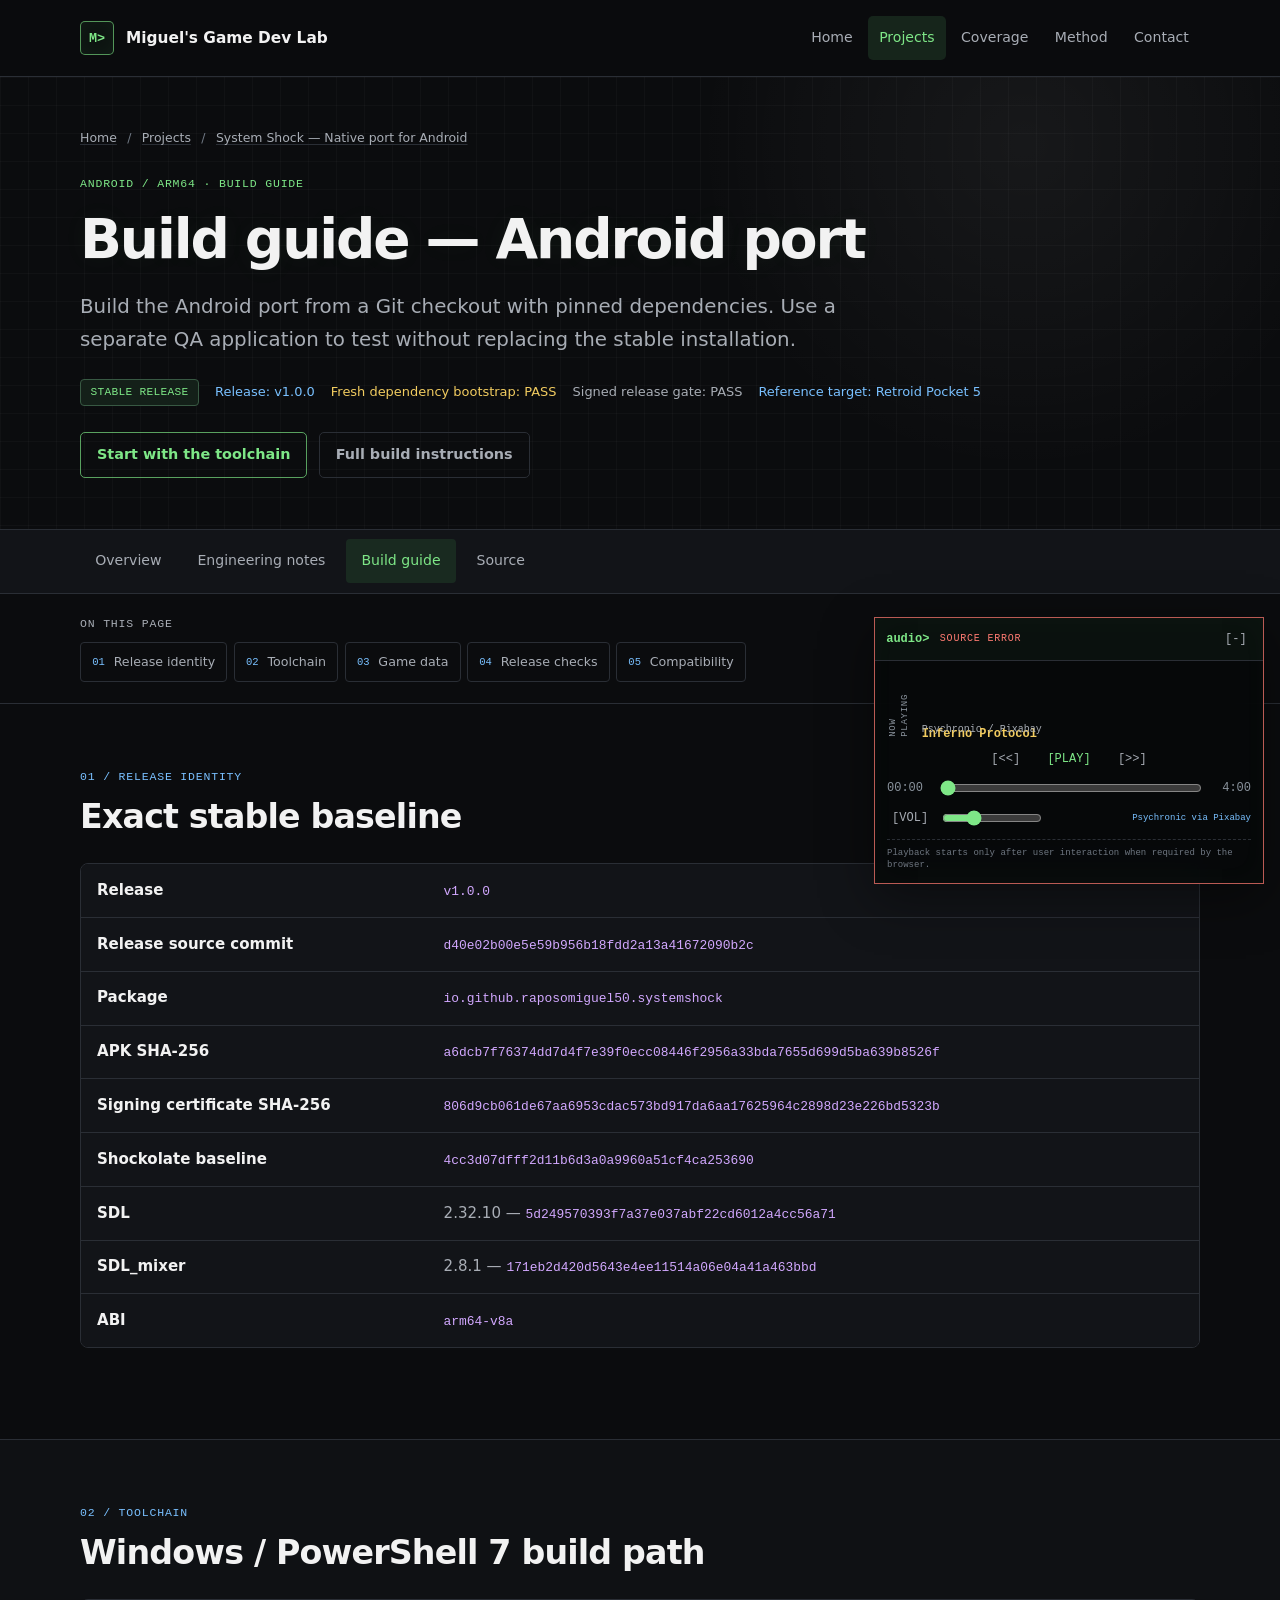
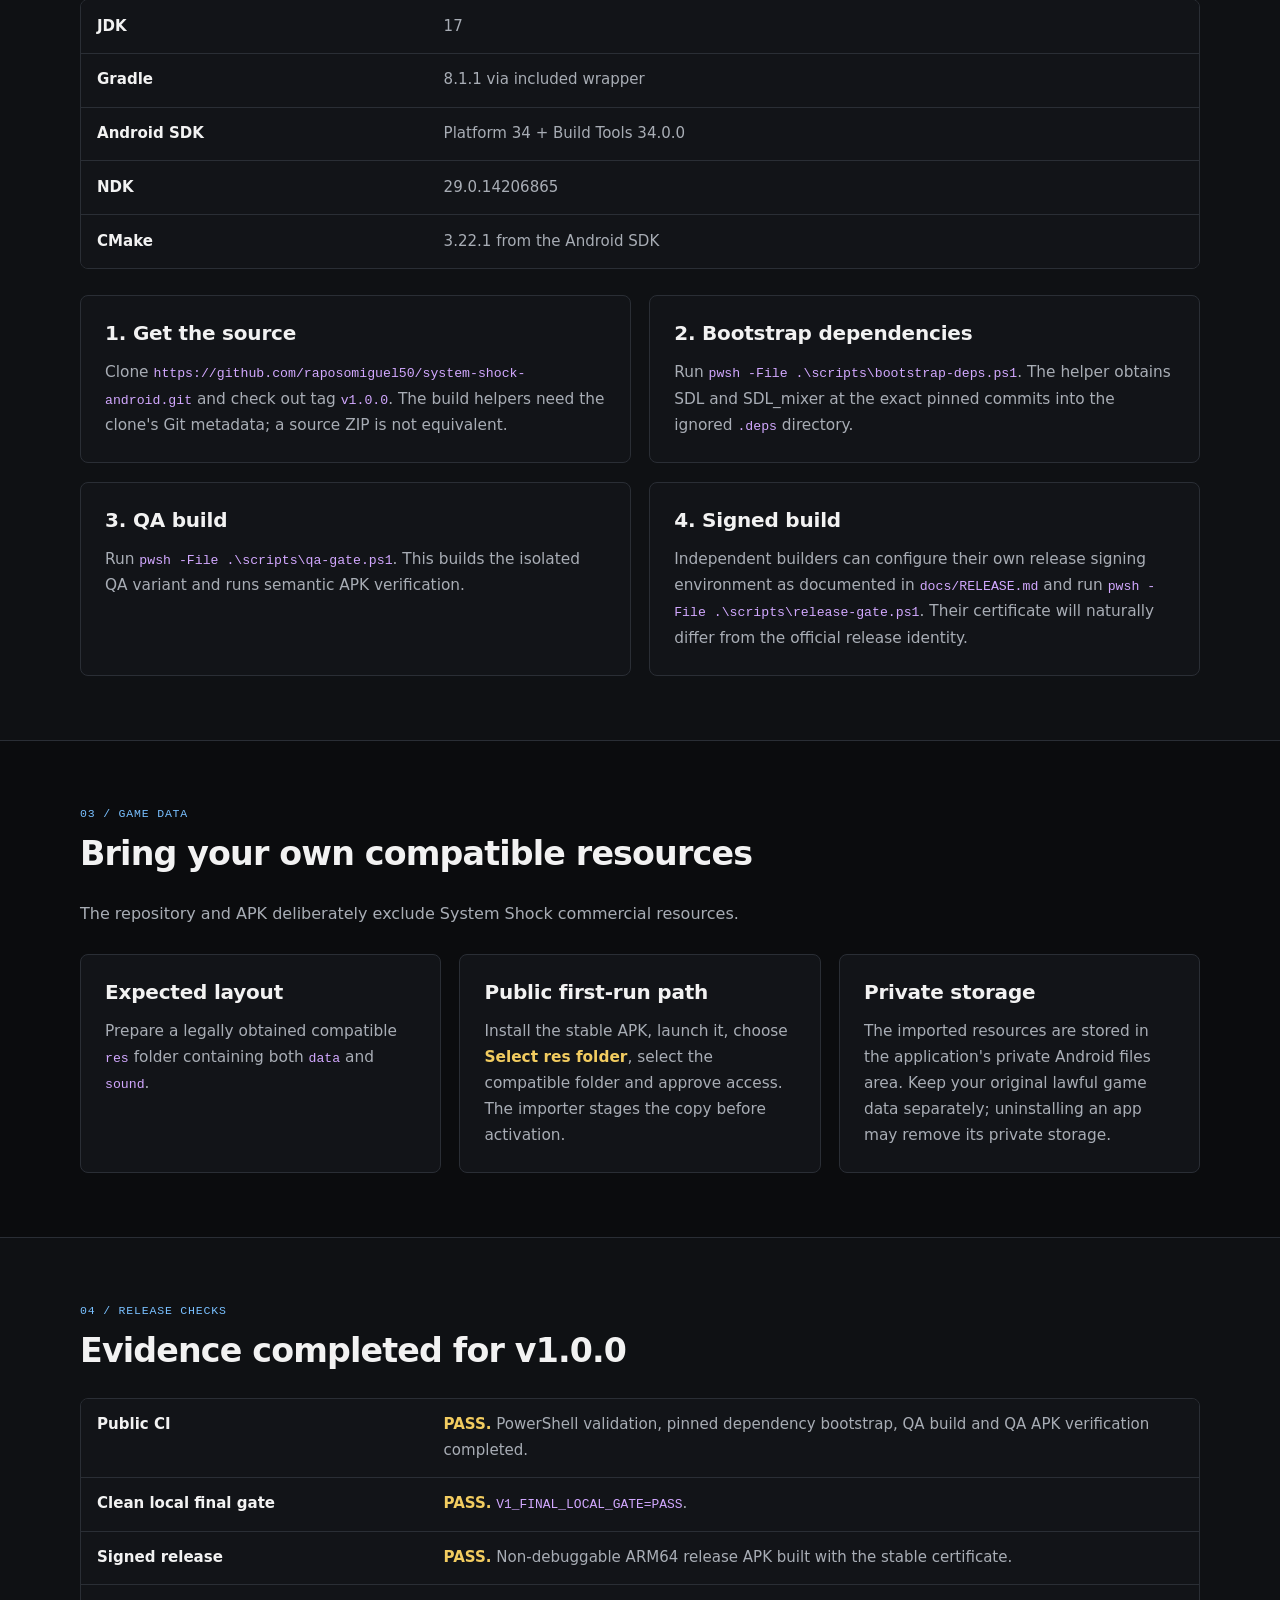
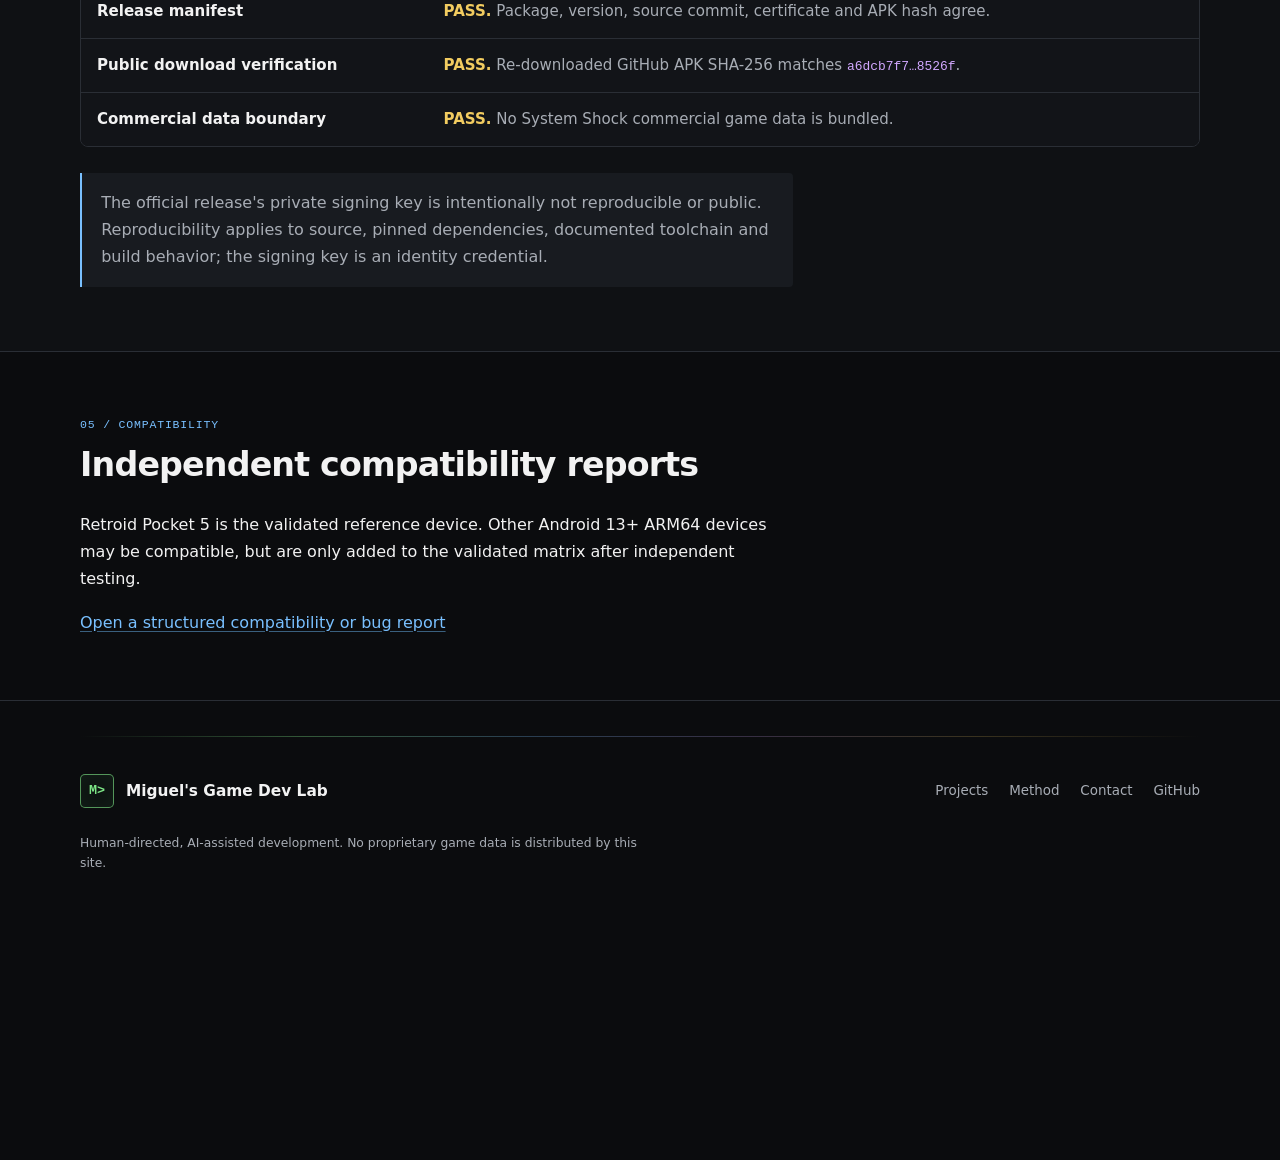
<file: projects/system-shock-android/reproduce/index.html>
<!DOCTYPE html>

<html lang="en">
<head>
<meta charset="utf-8"/>
<meta content="width=device-width, initial-scale=1" name="viewport"/>
<meta content="Build and verify System Shock — Android v1.0.0. Pinned dependencies, Windows toolchain, separate QA installation and release identity." name="description"/>
<title>System Shock — Android port: build guide | Miguel's Game Dev Lab</title>
<link href="https://raposomiguel50.github.io/projects/system-shock-android/reproduce/" rel="canonical"/>
<meta content="index,follow,max-image-preview:large" name="robots"/>
<meta content="Miguel's Game Dev Lab" property="og:site_name"/>
<meta content="article" property="og:type"/>
<meta content="System Shock — Android port: build guide | Miguel's Game Dev Lab" property="og:title"/>
<meta content="Build and verify System Shock — Android v1.0.0. Pinned dependencies, Windows toolchain, separate QA installation and release identity." property="og:description"/>
<meta content="https://raposomiguel50.github.io/projects/system-shock-android/reproduce/" property="og:url"/>


<meta content="System Shock — Android port: build guide | Miguel's Game Dev Lab" name="twitter:title"/><meta content="Build and verify System Shock — Android v1.0.0. Pinned dependencies, Windows toolchain, separate QA installation and release identity." name="twitter:description"/><link href="/assets/css/site.css?v=20260909" rel="stylesheet"/></head>
<body class="project-page">
<a class="skip-link" href="#top">Skip to content</a>
<header class="site-header"><div class="container nav-wrap"><a aria-label="Miguel's Game Dev Lab home" class="brand" href="/"><span aria-hidden="true" class="brand-mark">M&gt;</span><span>Miguel's Game Dev Lab</span></a><nav aria-label="Primary navigation" class="global-nav"><a href="/">Home</a><a aria-current="page" href="/#projects">Projects</a><a href="/coverage/">Coverage</a><a href="/method/">Method</a><a href="/#contact">Contact</a></nav></div></header>
<main id="top" tabindex="-1">
<section class="project-hero">
<div class="container">
<p class="breadcrumbs"><a href="/">Home</a><span aria-hidden="true">/</span><a href="/#projects">Projects</a><span aria-hidden="true">/</span><a href="/projects/system-shock-android/">System Shock — Native port for Android</a></p>

<p class="eyebrow">ANDROID / ARM64 <span aria-hidden="true">·</span> BUILD GUIDE</p><h1>Build guide — Android port</h1>
<p class="project-lede">Build the Android port from a Git checkout with pinned dependencies. Use a separate QA application to test without replacing the stable installation.</p>
<div class="status-line"><span class="status-badge">STABLE RELEASE</span><span>Release: v1.0.0</span><span>Fresh dependency bootstrap: PASS</span><span>Signed release gate: PASS</span><span>Reference target: Retroid Pocket 5</span></div>
<div class="hero-actions"><a class="button" href="#build">Start with the toolchain</a><a class="button button-secondary" href="https://github.com/raposomiguel50/system-shock-android/blob/main/docs/BUILD.md">Full build instructions</a></div>
</div>
</section><nav aria-label="Project navigation" class="project-tabs"><div class="container"><a href="/projects/system-shock-android/">Overview</a><a href="/projects/system-shock-android/knowledge/">Engineering notes</a><a aria-current="page" href="/projects/system-shock-android/reproduce/">Build guide</a><a href="https://github.com/raposomiguel50/system-shock-android">Source</a></div></nav><nav aria-label="On this page" class="project-section-nav" id="project-index"><div class="container"><p class="section-kicker">ON THIS PAGE</p><div class="project-section-links"><a href="#release-identity"><span aria-hidden="true">01</span>Release identity</a><a href="#build"><span aria-hidden="true">02</span>Toolchain</a><a href="#game-data"><span aria-hidden="true">03</span>Game data</a><a href="#release-checks"><span aria-hidden="true">04</span>Release checks</a><a href="#compatibility"><span aria-hidden="true">05</span>Compatibility</a></div></div></nav>
<section class="section project-section" id="release-identity">
<div class="container">
<div class="section-heading"><p class="section-kicker">01 / RELEASE IDENTITY</p><h2>Exact stable baseline</h2></div>
<div aria-label="Exact stable baseline — scrollable table" class="table-wrap" role="region" tabindex="0"><table class="spec-table"><tbody>
<tr><th scope="row">Release</th><td><code>v1.0.0</code></td></tr>
<tr><th scope="row">Release source commit</th><td><code>d40e02b00e5e59b956b18fdd2a13a41672090b2c</code></td></tr>
<tr><th scope="row">Package</th><td><code>io.github.raposomiguel50.systemshock</code></td></tr>
<tr><th scope="row">APK SHA-256</th><td><code>a6dcb7f76374dd7d4f7e39f0ecc08446f2956a33bda7655d699d5ba639b8526f</code></td></tr>
<tr><th scope="row">Signing certificate SHA-256</th><td><code>806d9cb061de67aa6953cdac573bd917da6aa17625964c2898d23e226bd5323b</code></td></tr>
<tr><th scope="row">Shockolate baseline</th><td><code>4cc3d07dfff2d11b6d3a0a9960a51cf4ca253690</code></td></tr>
<tr><th scope="row">SDL</th><td>2.32.10 — <code>5d249570393f7a37e037abf22cd6012a4cc56a71</code></td></tr>
<tr><th scope="row">SDL_mixer</th><td>2.8.1 — <code>171eb2d420d5643e4ee11514a06e04a41a463bbd</code></td></tr>
<tr><th scope="row">ABI</th><td><code>arm64-v8a</code></td></tr>
</tbody></table></div>
</div>
</section>
<section class="section alt project-section" id="build">
<div class="container">
<div class="section-heading"><p class="section-kicker">02 / TOOLCHAIN</p><h2>Windows / PowerShell 7 build path</h2></div>
<div aria-label="Windows / PowerShell 7 build path — scrollable table" class="table-wrap" role="region" tabindex="0"><table class="spec-table"><tbody>
<tr><th scope="row">JDK</th><td>17</td></tr>
<tr><th scope="row">Gradle</th><td>8.1.1 via included wrapper</td></tr>
<tr><th scope="row">Android SDK</th><td>Platform 34 + Build Tools 34.0.0</td></tr>
<tr><th scope="row">NDK</th><td>29.0.14206865</td></tr>
<tr><th scope="row">CMake</th><td>3.22.1 from the Android SDK</td></tr>
</tbody></table></div>
<div class="content-grid" data-columns="2">
<div class="content-card"><h3>1. Get the source</h3><p>Clone <code>https://github.com/raposomiguel50/system-shock-android.git</code> and check out tag <code>v1.0.0</code>. The build helpers need the clone's Git metadata; a source ZIP is not equivalent.</p></div>
<div class="content-card"><h3>2. Bootstrap dependencies</h3><p>Run <code>pwsh -File .\scripts\bootstrap-deps.ps1</code>. The helper obtains SDL and SDL_mixer at the exact pinned commits into the ignored <code>.deps</code> directory.</p></div>
<div class="content-card"><h3>3. QA build</h3><p>Run <code>pwsh -File .\scripts\qa-gate.ps1</code>. This builds the isolated QA variant and runs semantic APK verification.</p></div>
<div class="content-card"><h3>4. Signed build</h3><p>Independent builders can configure their own release signing environment as documented in <code>docs/RELEASE.md</code> and run <code>pwsh -File .\scripts\release-gate.ps1</code>. Their certificate will naturally differ from the official release identity.</p></div>
</div>
</div>
</section>
<section class="section project-section" id="game-data">
<div class="container">
<div class="section-heading"><p class="section-kicker">03 / GAME DATA</p><h2>Bring your own compatible resources</h2></div>
<p class="section-intro">The repository and APK deliberately exclude System Shock commercial resources.</p>
<div class="content-grid" data-columns="3">
<div class="content-card"><h3>Expected layout</h3><p>Prepare a legally obtained compatible <code>res</code> folder containing both <code>data</code> and <code>sound</code>.</p></div>
<div class="content-card"><h3>Public first-run path</h3><p>Install the stable APK, launch it, choose <strong>Select res folder</strong>, select the compatible folder and approve access. The importer stages the copy before activation.</p></div>
<div class="content-card"><h3>Private storage</h3><p>The imported resources are stored in the application's private Android files area. Keep your original lawful game data separately; uninstalling an app may remove its private storage.</p></div>
</div>
</div>
</section>
<section class="section alt project-section" id="release-checks">
<div class="container">
<div class="section-heading"><p class="section-kicker">04 / RELEASE CHECKS</p><h2>Evidence completed for v1.0.0</h2></div>
<div aria-label="Evidence completed for v1.0.0 — scrollable table" class="table-wrap" role="region" tabindex="0"><table class="spec-table"><tbody>
<tr><th scope="row">Public CI</th><td><strong>PASS.</strong> PowerShell validation, pinned dependency bootstrap, QA build and QA APK verification completed.</td></tr>
<tr><th scope="row">Clean local final gate</th><td><strong>PASS.</strong> <code>V1_FINAL_LOCAL_GATE=PASS</code>.</td></tr>
<tr><th scope="row">Signed release</th><td><strong>PASS.</strong> Non-debuggable ARM64 release APK built with the stable certificate.</td></tr>
<tr><th scope="row">Release manifest</th><td><strong>PASS.</strong> Package, version, source commit, certificate and APK hash agree.</td></tr>
<tr><th scope="row">Public download verification</th><td><strong>PASS.</strong> Re-downloaded GitHub APK SHA-256 matches <code>a6dcb7f7…8526f</code>.</td></tr>
<tr><th scope="row">Commercial data boundary</th><td><strong>PASS.</strong> No System Shock commercial game data is bundled.</td></tr>
</tbody></table></div>
<p class="note">The official release's private signing key is intentionally not reproducible or public. Reproducibility applies to source, pinned dependencies, documented toolchain and build behavior; the signing key is an identity credential.</p>
</div>
</section>
<section class="section project-section" id="compatibility">
<div class="container"><div class="section-heading"><p class="section-kicker">05 / COMPATIBILITY</p><h2>Independent compatibility reports</h2></div><p>Retroid Pocket 5 is the validated reference device. Other Android 13+ ARM64 devices may be compatible, but are only added to the validated matrix after independent testing.</p><p><a class="inline-link" href="https://github.com/raposomiguel50/system-shock-android/issues/new/choose">Open a structured compatibility or bug report</a></p></div>
</section>
</main>
<footer class="site-footer"><div class="container"><div class="footer-top"><a class="brand" href="/"><span aria-hidden="true" class="brand-mark">M&gt;</span><span>Miguel's Game Dev Lab</span></a><nav aria-label="Footer navigation"><a href="/#projects">Projects</a><a href="/method/">Method</a><a href="/#contact">Contact</a><a href="https://github.com/raposomiguel50">GitHub</a></nav></div><p class="legal">Human-directed, AI-assisted development. No proprietary game data is distributed by this site.</p></div></footer>
<script defer="" src="/assets/js/music-player.js"></script>
</body>
</html>
</file>
<file: assets/css/site.css>
/* Miguel's Game Dev Lab — shared layout and component system. */
:root {
  color-scheme: dark;
  --bg: #0b0c0e;
  --surface: #121418;
  --surface-2: #181b20;
  --text: #f2f2f2;
  --muted: #a8adb5;
  --line: #2a2e35;
  --term-green: #7ee787;
  --term-cyan: #79c0ff;
  --term-magenta: #d2a8ff;
  --max: 1120px;
  --radius: 8px;
  --mono: ui-monospace, SFMono-Regular, Menlo, Consolas, monospace;
  --sans: ui-sans-serif, system-ui, -apple-system, BlinkMacSystemFont, "Segoe UI", sans-serif;
}
* { box-sizing: border-box; }
html { scroll-behavior: smooth; scroll-padding-top: 6rem; }
body { margin: 0; background: var(--bg); color: var(--text); font-family: var(--sans); font-size: 1rem; line-height: 1.7; }
::selection { background: #254c32; color: var(--text); }
a { color: inherit; text-decoration: none; }
:focus-visible { outline: 2px solid var(--term-cyan); outline-offset: 4px; }
img, svg { max-width: 100%; height: auto; }
.container { width: min(calc(100% - 3rem), var(--max)); margin-inline: auto; }
.narrow { max-width: 780px; }
.narrow-wide { max-width: 900px; }
.skip-link { position: fixed; top: .75rem; left: .75rem; z-index: 2000; padding: .75rem 1rem; background: var(--surface); color: var(--text); border: 2px solid var(--term-cyan); border-radius: 4px; transform: translateY(-200%); }
.skip-link:focus { transform: translateY(0); }
main:focus { outline: none; }
.site-header { position: sticky; top: 0; z-index: 30; background: rgba(11,12,14,.97); border-bottom: 1px solid var(--line); }
.nav-wrap { min-height: 76px; display: flex; align-items: center; justify-content: space-between; gap: 1rem 2rem; }
.brand { display: inline-flex; align-items: center; gap: .75rem; font-weight: 650; font-size: .96rem; line-height: 1.35; }
.brand-mark { display: inline-grid; place-items: center; flex: 0 0 34px; width: 34px; height: 34px; border: 1px solid #385943; border-radius: 5px; background: #111b15; color: var(--term-green); font: 700 .84rem var(--mono); }
.global-nav { display: flex; align-items: center; flex-wrap: wrap; gap: .25rem; }
.global-nav a { display: inline-flex; align-items: center; min-height: 44px; padding: .45rem .7rem; color: var(--muted); border-radius: 5px; font-size: .88rem; }
.global-nav a:hover { color: var(--text); background: var(--surface); }
.global-nav a[aria-current="page"] { background: #16251b; color: var(--term-green); }
.hero, .project-hero { padding: clamp(2.2rem,4vw,3.5rem) 0; border-bottom: 1px solid var(--line); background: radial-gradient(ellipse at 95% 0,rgba(121,192,255,.065),transparent 55%), linear-gradient(120deg,rgba(126,231,135,.035),transparent 65%), var(--bg); }
.home-page .hero { padding-block: clamp(3.5rem,7vw,6rem); }
.eyebrow, .section-kicker, .metric-label { font-family: var(--mono); font-weight: 500; letter-spacing: .07em; text-transform: uppercase; font-size: .72rem; line-height: 1.55; }
.eyebrow { margin: 0 0 1rem; color: var(--term-green); }
.section-kicker, .metric-label { color: var(--term-cyan); margin: 0 0 .7rem; }
h1, h2, h3 { color: var(--text); font-weight: 650; text-wrap: balance; }
h1 { max-width: 23ch; font-size: clamp(2.05rem,4.3vw,3.9rem); line-height: 1.1; letter-spacing: -.038em; margin: 0 0 1.35rem; }
h2 { max-width: 35ch; font-size: clamp(1.6rem,2.6vw,2.3rem); line-height: 1.2; letter-spacing: -.025em; margin: 0 0 1.25rem; }
h3 { font-size: 1.25rem; line-height: 1.35; letter-spacing: -.01em; margin: 0 0 .75rem; }
main p { margin: 0 0 1rem; max-width: 70ch; }
main p:last-child { margin-bottom: 0; }
main li { margin-block: .35rem; }
main ol, main ul { max-width: 70ch; padding-left: 1.5rem; }
main strong { font-weight: 650; color: var(--text); }
main code { color: var(--term-magenta); font-family: var(--mono); font-size: .86em; overflow-wrap: anywhere; }
main pre { max-width: 100%; overflow: auto; padding: 1.25rem; background: var(--surface); border: 1px solid var(--line); border-radius: var(--radius); }
.tagline, .project-lede { font-size: clamp(1.06rem,1.55vw,1.25rem); line-height: 1.65; max-width: 66ch; color: var(--muted); }
.tagline { max-width: 53ch; color: var(--text); margin-bottom: 1.25rem; }
.intro, .section-intro { color: var(--muted); max-width: 70ch; }
.project-hero > .container > p:not(.eyebrow):not(.breadcrumbs) { color: var(--muted); }
.breadcrumbs { display: flex; flex-wrap: wrap; align-items: baseline; gap: .4rem .65rem; margin: 0 0 1.7rem; font-size: .78rem; line-height: 1.6; color: var(--muted); }
.breadcrumbs > span { color: #707984; }
.breadcrumbs a { text-decoration: underline; text-underline-offset: .2em; text-decoration-color: var(--line); }
.breadcrumbs a:hover { color: var(--term-cyan); }
.hero-actions, .project-actions { display: flex; flex-wrap: wrap; align-items: center; gap: .7rem; margin-top: 1.6rem; }
.button { display: inline-flex; align-items: center; justify-content: center; min-height: 46px; max-width: 100%; padding: .65rem 1rem; border: 1px solid var(--term-green); border-radius: 5px; background: var(--term-green); color: #0b160e; text-align: center; font-size: .9rem; font-weight: 650; line-height: 1.45; transition: background-color .15s, border-color .15s; }
.button:hover { background: #a0efab; border-color: #a0efab; }
.button-secondary { color: var(--text); border-color: #3d454e; background: transparent; }
.button-secondary:hover { color: var(--term-cyan); border-color: var(--term-cyan); background: #131e28; }
.text-link, .inline-link, .reference-list a { color: var(--term-cyan); text-decoration: underline; text-decoration-color: #3a607e; text-underline-offset: .2em; overflow-wrap: anywhere; }
.text-link:hover, .inline-link:hover, .reference-list a:hover { color: var(--term-green); text-decoration-color: var(--term-green); }
.status-line { display: flex; flex-wrap: wrap; align-items: center; gap: .6rem 1rem; margin-top: 1.4rem; font-size: .81rem; line-height: 1.6; color: var(--muted); }
.status-badge { padding: .25rem .6rem; color: var(--term-green); background: #142019; border: 1px solid #385943; border-radius: 4px; font: .7rem/1.5 var(--mono); letter-spacing: .025em; }
.project-meta { display: flex; flex-wrap: wrap; gap: .4rem; margin-bottom: 1.15rem; font: .66rem/1.5 var(--mono); letter-spacing: .025em; }
.project-meta span { color: var(--muted); background: #161b21; padding: .22rem .5rem; border: 1px solid var(--line); border-radius: 4px; }
.project-meta span:first-child { color: var(--term-green); border-color: #385943; }
.project-tabs { background: var(--surface); border-bottom: 1px solid var(--line); }
.project-tabs > .container { display: flex; flex-wrap: wrap; gap: .35rem; padding-block: .6rem; }
.project-tabs a { display: inline-flex; min-height: 44px; align-items: center; padding: .5rem .95rem; border-radius: 4px; color: var(--muted); font-size: .88rem; }
.project-tabs a:hover { color: var(--text); background: var(--surface-2); }
.project-tabs a[aria-current="page"] { background: #192a20; color: var(--term-green); }
.project-section-nav { border-bottom: 1px solid var(--line); background: var(--bg); padding-block: 1.3rem; }
.project-section-nav .section-kicker { margin-bottom: .6rem; color: var(--muted); }
.project-section-links { display: flex; flex-wrap: wrap; gap: .4rem; }
.project-section-links a { display: inline-flex; align-items: center; gap: .55rem; min-height: 40px; padding: .4rem .7rem; border: 1px solid var(--line); border-radius: 4px; font-size: .79rem; line-height: 1.5; color: var(--muted); }
.project-section-links a > span { font: .66rem var(--mono); color: var(--term-cyan); }
.project-section-links a:hover { color: var(--text); border-color: #596470; background: var(--surface); }
.section { padding: clamp(2.5rem,5vw,4rem) 0; border-bottom: 1px solid var(--line); }
.section.alt { background: #0f1114; }
.project-section, main [id] { scroll-margin-top: 6rem; }
.section-heading, .section-title-row { margin-bottom: 1.65rem; }
.section-heading h2, .section-title-row h2 { margin-bottom: 0; }
.section > .container > h3 { margin-top: 2rem; }
.section > .container > h3:first-child { margin-top: 0; }
.content-grid, .project-grid, .project-list, .coverage-list { display: grid; grid-template-columns: repeat(3,minmax(0,1fr)); gap: 1.15rem; margin-block: 1.65rem; }
.project-list, [data-columns="2"] { grid-template-columns: repeat(2,minmax(0,1fr)); }
.content-grid:last-child, .project-grid:last-child, .project-list:last-child, .coverage-list:last-child { margin-bottom: 0; }
.content-card, .metric-card, .project-card { min-width: 0; padding: 1.5rem; border: 1px solid var(--line); border-radius: var(--radius); background: var(--surface); }
.project-card { display: flex; flex-direction: column; align-items: flex-start; border-top: 2px solid #416650; padding: clamp(1.35rem,2.4vw,2rem); }
.project-list .project-card h3 { font-size: clamp(1.4rem,2.1vw,1.85rem); max-width: 24ch; }
.project-card .project-actions { margin-top: auto; padding-top: 1.4rem; }
.project-card p, .content-card p, .metric-card p { color: var(--muted); font-size: .96rem; }
.project-card p + p, .content-card p + p { margin-top: .8rem; }
.content-card > :last-child, .project-card > :last-child, .metric-card > :last-child { margin-bottom: 0; }
.coverage-list h3 { font-size: 1.12rem; }
.coverage-list .button { padding-inline: .8rem; font-size: .82rem; }
.metric-card strong { display: block; margin: .35rem 0 .7rem; font-size: 1.12rem; }
.knowledge-card { border-left: 2px solid #365369; }
.knowledge-card .section-kicker { font-size: .68rem; }
.knowledge-card h3 { font-size: 1.23rem; }
.table-wrap { overflow-x: auto; overscroll-behavior-inline: contain; max-width: 100%; border: 1px solid var(--line); border-radius: var(--radius); margin-block: 1.65rem; scrollbar-width: thin; }
.spec-table { border-collapse: collapse; width: 100%; background: var(--surface); font-size: .94rem; }
.spec-table th, .spec-table td { text-align: left; vertical-align: top; padding: .85rem 1rem; border-bottom: 1px solid var(--line); }
.spec-table th { width: 31%; font-weight: 600; }
.spec-table td { color: var(--muted); }
.spec-table thead th { width: auto; color: var(--term-cyan); background: var(--surface-2); font-size: .76rem; letter-spacing: .04em; font-family: var(--mono); }
.spec-table tr:last-child td, .spec-table tr:last-child th { border-bottom: 0; }
.note, .legal-box { padding: 1rem 1.2rem; margin-top: 1.4rem; border-left: 2px solid var(--term-cyan); border-radius: 0 4px 4px 0; background: var(--surface-2); color: var(--muted); }
main details { padding: 1rem 1.2rem; margin-top: 1.6rem; border: 1px solid #39424a; border-radius: var(--radius); background: var(--surface); }
main summary { min-height: 32px; cursor: pointer; color: var(--term-cyan); font-weight: 550; line-height: 1.6; }
main details[open] summary { margin-bottom: 1.1rem; padding-bottom: .9rem; border-bottom: 1px solid var(--line); }
main details p { color: var(--muted); }
.site-footer { padding: 2.2rem 0 18rem; background: var(--bg); }
.footer-top { display: flex; justify-content: space-between; align-items: center; flex-wrap: wrap; gap: 1rem 2rem; }
.site-footer nav { display: flex; flex-wrap: wrap; gap: .3rem 1.3rem; }
.site-footer nav a { display: inline-flex; align-items: center; min-height: 44px; font-size: .84rem; color: var(--muted); }
.site-footer nav a:hover { color: var(--term-cyan); }
.site-footer .legal { max-width: 72ch; font-size: .77rem; line-height: 1.65; margin: 1.25rem 0 0; color: var(--muted); }
@media (max-width: 1000px) {
  .nav-wrap { gap: 1rem; }
  .global-nav a { padding-inline: .55rem; }
  .content-grid, .project-grid, .coverage-list { grid-template-columns: repeat(2,minmax(0,1fr)); }
}
@media (max-width: 700px) {
  html { scroll-padding-top: 1rem; }
  .container { width: min(calc(100% - 2rem),var(--max)); }
  .site-header { position: static; }
  .nav-wrap { flex-direction: column; align-items: flex-start; gap: .5rem; padding-block: .9rem .55rem; }
  .global-nav { width: 100%; gap: 0; justify-content: space-between; }
  .global-nav a { padding: .45rem .35rem; font-size: .81rem; }
  .hero, .project-hero { padding-block: 2.2rem; }
  .home-page .hero { padding-block: 3rem; }
  h1 { font-size: clamp(2.05rem,7.5vw,3rem); }
  .breadcrumbs { font-size: .72rem; gap: .3rem .5rem; }
  .project-tabs > .container { display: grid; grid-template-columns: 1fr 1fr; }
  .project-tabs a { justify-content: center; padding-inline: .5rem; font-size: .83rem; }
  .project-section-links { display: grid; grid-template-columns: repeat(2,minmax(0,1fr)); }
  .project-section-links a { min-width: 0; min-height: 44px; overflow-wrap: anywhere; }
  .project-section, main [id] { scroll-margin-top: 1rem; }
  .content-grid, .project-grid, .project-list, .coverage-list, [data-columns="2"] { grid-template-columns: minmax(0,1fr); }
  .content-card, .project-card, .metric-card { padding: 1.3rem; }
  .spec-table { min-width: 440px; }
  .footer-top { align-items: flex-start; flex-direction: column; }
}
@media (prefers-reduced-motion: reduce) {
  html { scroll-behavior: auto; }
  *, *::before, *::after { transition: none !important; animation: none !important; }
}

/* RETRO_GAMING_IDENTITY_R1
   Preserve this identity layer. It restores the original terminal/gaming look
   while leaving the current layout, accessibility, SEO and content structure intact. */
:root {
  --term-blue: #58a6ff;
  --term-yellow: #f2cc60;
  --term-red: #ff7b72;
  --term-dim: #8b949e;
}

/* Original 28 px terminal grid. */
.hero {
  background:
    linear-gradient(rgba(255,255,255,.025) 1px, transparent 1px),
    linear-gradient(90deg, rgba(255,255,255,.025) 1px, transparent 1px),
    var(--bg);
  background-size: 28px 28px, 28px 28px, auto;
}
.project-hero {
  background:
    radial-gradient(circle at 80% 15%, rgba(255,255,255,.05), transparent 30%),
    linear-gradient(rgba(255,255,255,.022) 1px, transparent 1px),
    linear-gradient(90deg, rgba(255,255,255,.022) 1px, transparent 1px),
    var(--bg);
  background-size: auto, 28px 28px, 28px 28px, auto;
}

/* Terminal prompt and restrained glow. */
.tagline::before {
  content: "$ ";
  color: var(--term-green);
  font-family: var(--mono);
  font-weight: 700;
}
h1 { text-shadow: 0 0 24px rgba(126,231,135,.055); }
::selection { background: rgba(126,231,135,.22); color: var(--text); }

.brand-mark {
  border-color: rgba(126,231,135,.62);
  background: rgba(126,231,135,.035);
  box-shadow: inset 0 0 18px rgba(126,231,135,.045);
}
.brand:hover .brand-mark,
.brand:focus-visible .brand-mark {
  color: var(--term-cyan);
  border-color: var(--term-cyan);
}

/* Original multi-colour terminal syntax accents. */
.project-meta span { background: rgba(255,255,255,.012); }
.project-meta span:nth-child(6n + 1) { color: var(--term-green); border-color: rgba(126,231,135,.35); }
.project-meta span:nth-child(6n + 2) { color: var(--term-cyan); border-color: rgba(121,192,255,.35); }
.project-meta span:nth-child(6n + 3) { color: var(--term-magenta); border-color: rgba(210,168,255,.35); }
.project-meta span:nth-child(6n + 4) { color: var(--term-yellow); border-color: rgba(242,204,96,.35); }
.project-meta span:nth-child(6n + 5) { color: var(--term-red); border-color: rgba(255,123,114,.35); }
.project-meta span:nth-child(6n + 6) { color: var(--term-blue); border-color: rgba(88,166,255,.35); }

.status-line > span:nth-child(3n + 2) { color: var(--term-cyan); }
.status-line > span:nth-child(3n + 3) { color: var(--term-yellow); }
main strong { color: var(--term-yellow); }
main code { color: var(--term-magenta); }
.eyebrow { color: var(--term-green); }
.section-kicker,
.metric-label,
.spec-table thead th { color: var(--term-cyan); }

/* Green-to-cyan signal line used by the original project cards. */
.project-card {
  position: relative;
  overflow: hidden;
  border-top-color: var(--line);
}
.project-card::before {
  content: "";
  position: absolute;
  inset: 0 auto auto 0;
  width: 90px;
  height: 3px;
  background: linear-gradient(90deg, var(--term-green), var(--term-cyan));
}

/* Original terminal-style outlined actions. */
.button {
  background: transparent;
  border-color: rgba(126,231,135,.68);
  color: var(--term-green);
}
.button:hover,
.button:focus {
  background: var(--term-green);
  border-color: var(--term-green);
  color: #071008;
}
.button-secondary {
  background: transparent;
  border-color: var(--line);
  color: var(--muted);
}
.button-secondary:hover,
.button-secondary:focus {
  background: rgba(121,192,255,.10);
  border-color: var(--term-cyan);
  color: var(--term-cyan);
}

/* Multi-colour terminal separator at the end of each page. */
.site-footer::before {
  content: "";
  display: block;
  width: min(calc(100% - 3rem), var(--max));
  height: 1px;
  margin: 0 auto 2rem;
  background: linear-gradient(
    90deg,
    transparent,
    rgba(126,231,135,.35),
    rgba(121,192,255,.28),
    rgba(210,168,255,.22),
    rgba(242,204,96,.20),
    transparent
  );
}
@media (max-width: 700px) {
  .site-footer::before { width: min(calc(100% - 2rem), var(--max)); }
}
</file>
